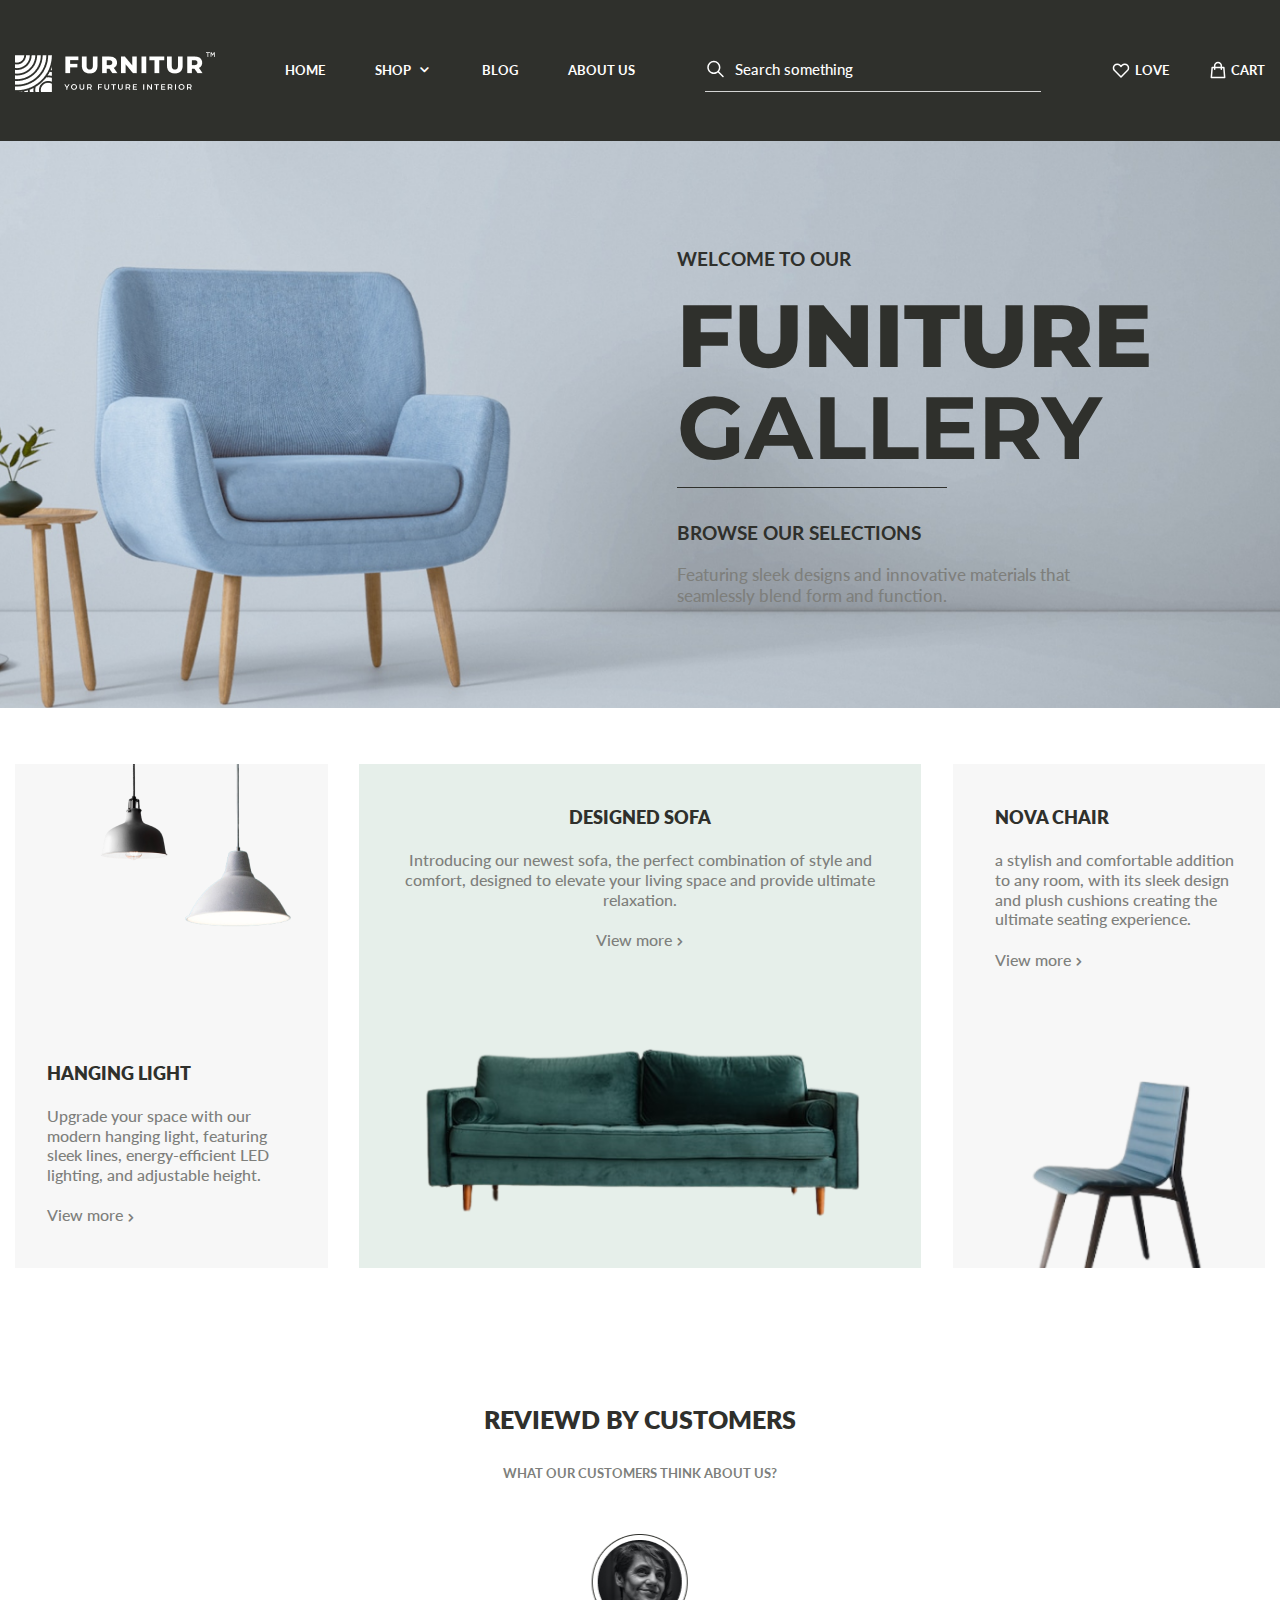
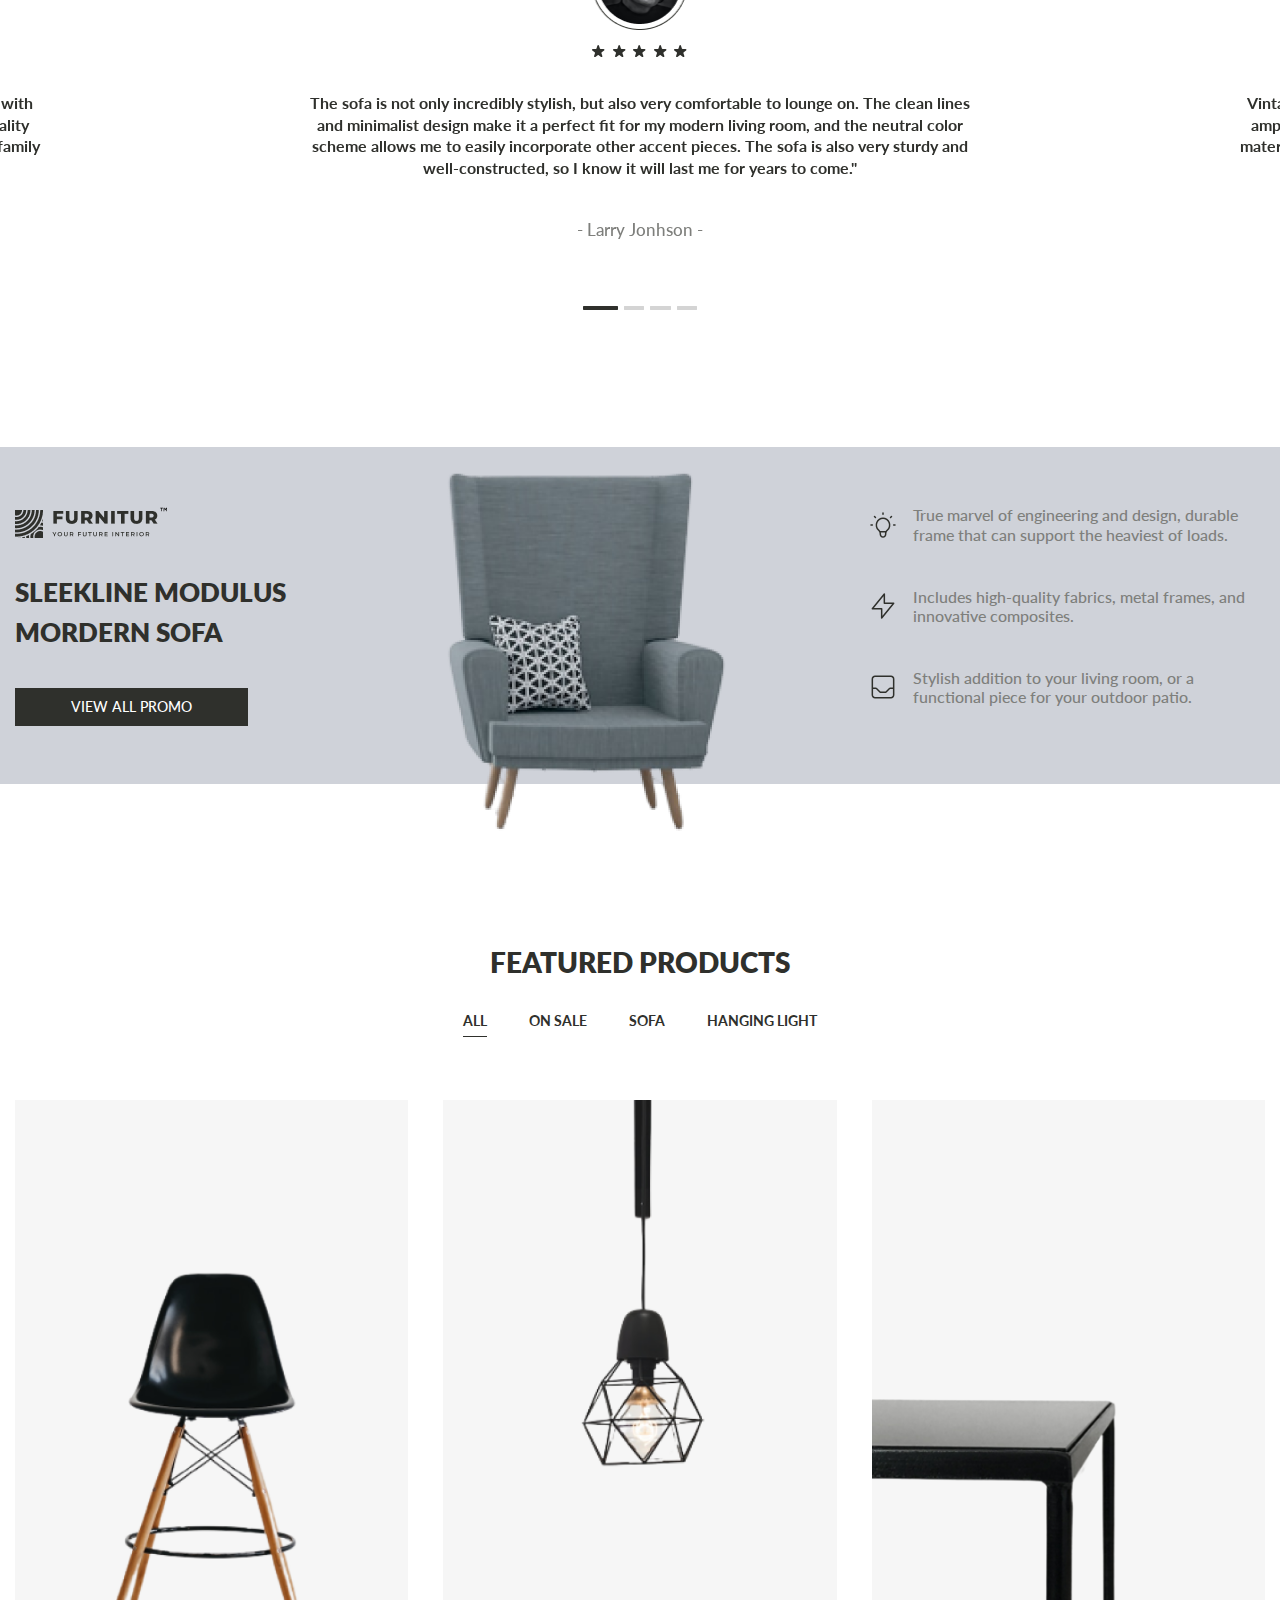
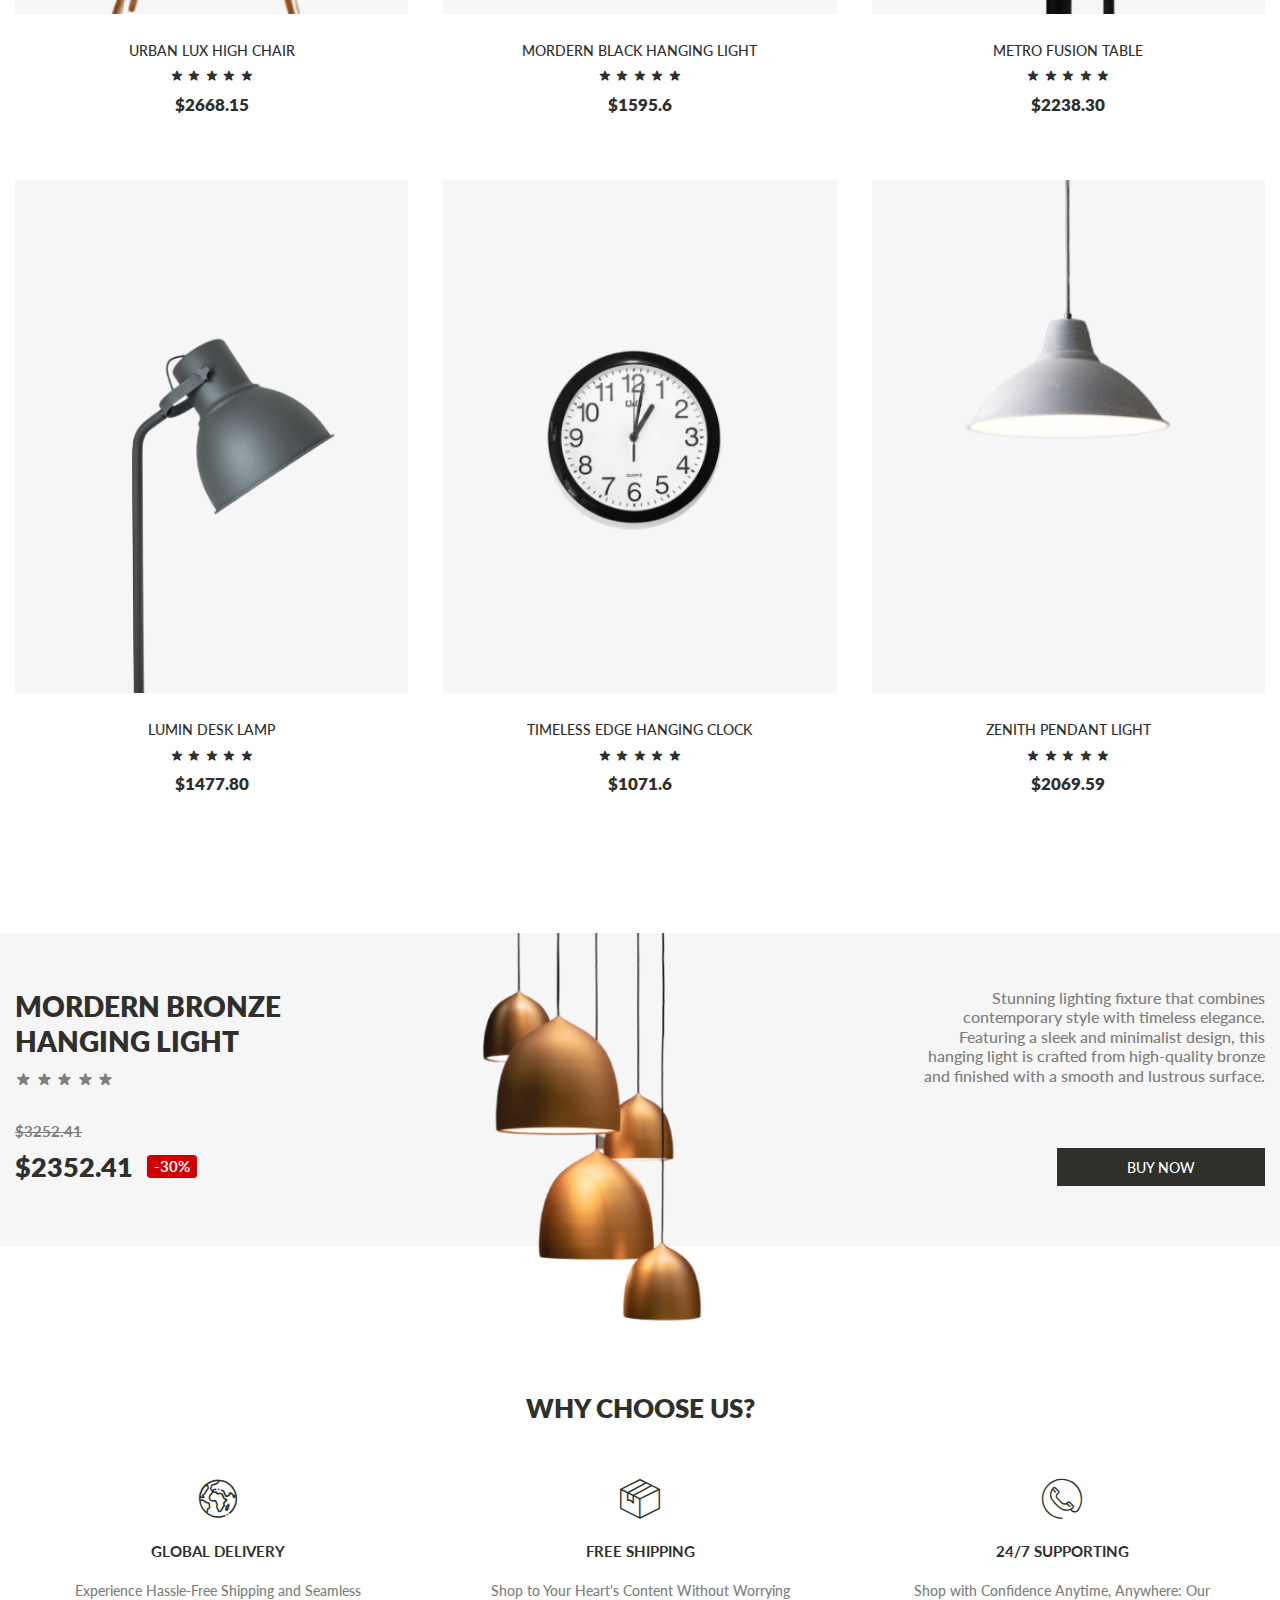
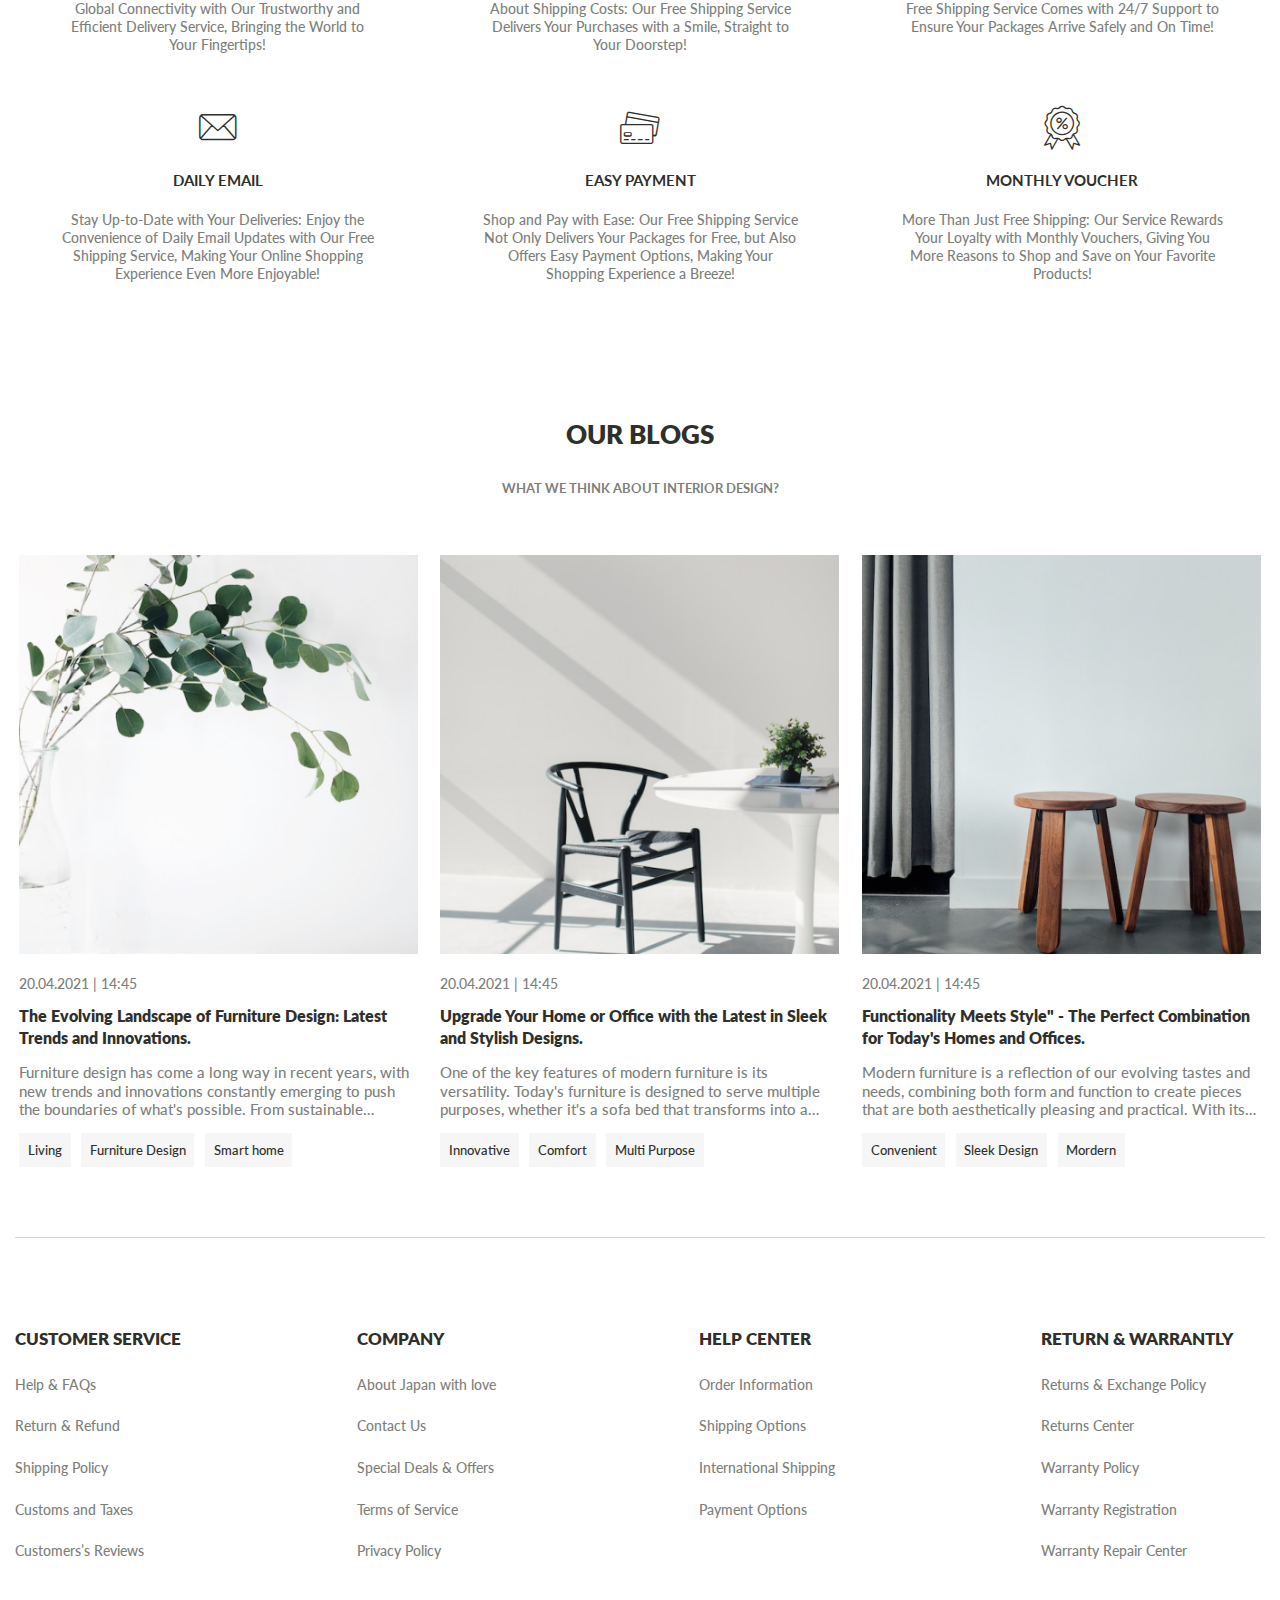
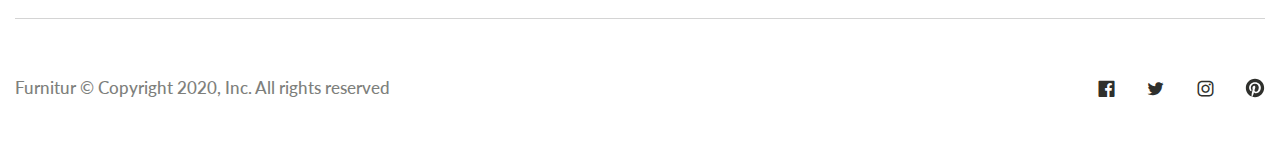
<file: furniture-layout/index.html>
<!DOCTYPE html>
<html lang="en">
  <head>
    <meta charset="UTF-8" />
    <meta name="viewport" content="width=device-width, initial-scale=1.0" />
    <link
      rel="stylesheet"
      href="https://cdn.jsdelivr.net/npm/swiper@9/swiper-bundle.min.css"
    />
    <link rel="stylesheet" href="./fonts/style.css" />
    <link rel="stylesheet" href="./scss/style.css" />
    <title>Furniture</title>
  </head>
  <body>
    <div class="wrapper">
      <header class="header" id="home">
        <div class="container">
          <div class="header__row">
            <div class="header__logo">
              <img src="./img/Logo.png" alt="logo" />
            </div>
            <nav class="navigation">
              <ul class="navigation__list navigation__list_home">
                <li><a href="#" class="navigation__link">HOME</a></li>
                <li class="spoiler">
                  <a
                    href="#home"
                    style="
                      display: flex;
                      align-items: center;
                      justify-content: center;
                    "
                    class="navigation__link"
                    >SHOP
                    <i
                      class="_icon-arrow-down iconca"
                      style="
                        transition: 0.3s;
                        padding-left: 5px;
                        font-size: 1.2rem;
                      "
                    ></i>
                  </a>
                  <ul class="spoiler__list">
                    <li><a href="#" class="spoiler__link first">Menu №1</a></li>
                    <li><a href="#" class="spoiler__link">Menu №2</a></li>
                    <li><a href="#" class="spoiler__link">Menu №3</a></li>
                    <li><a href="#" class="spoiler__link last">Menu №4</a></li>
                  </ul>
                </li>
                <li><a href="#blog" class="navigation__link">BLOG</a></li>
                <li><a href="#about" class="navigation__link">ABOUT US</a></li>
              </ul>

              <form action="" class="search adaptive">
                <div class="search__ico">
                  <svg
                    xmlns="http://www.w3.org/2000/svg"
                    width="21"
                    height="20"
                    viewBox="0 0 21 20"
                    fill="none"
                  >
                    <path
                      d="M18 17.5L13 12.5M14.6667 8.33333C14.6667 9.09938 14.5158 9.85792 14.2226 10.5657C13.9295 11.2734 13.4998 11.9164 12.9581 12.4581C12.4164 12.9998 11.7734 13.4295 11.0657 13.7226C10.3579 14.0158 9.59938 14.1667 8.83333 14.1667C8.06729 14.1667 7.30875 14.0158 6.60101 13.7226C5.89328 13.4295 5.25022 12.9998 4.70854 12.4581C4.16687 11.9164 3.73719 11.2734 3.44404 10.5657C3.15088 9.85792 3 9.09938 3 8.33333C3 6.78624 3.61458 5.30251 4.70854 4.20854C5.80251 3.11458 7.28624 2.5 8.83333 2.5C10.3804 2.5 11.8642 3.11458 12.9581 4.20854C14.0521 5.30251 14.6667 6.78624 14.6667 8.33333Z"
                      stroke="white"
                      stroke-width="1.5"
                      stroke-linecap="round"
                      stroke-linejoin="round"
                    />
                  </svg>
                </div>
                <input
                  type="text"
                  required
                  id="searchInput1"
                  class="search__input"
                />
                <label class="search__label">Search something</label>
              </form>
            </nav>
            <div class="search">
              <div class="search__ico">
                <svg
                  xmlns="http://www.w3.org/2000/svg"
                  width="21"
                  height="20"
                  viewBox="0 0 21 20"
                  fill="none"
                >
                  <path
                    d="M18 17.5L13 12.5M14.6667 8.33333C14.6667 9.09938 14.5158 9.85792 14.2226 10.5657C13.9295 11.2734 13.4998 11.9164 12.9581 12.4581C12.4164 12.9998 11.7734 13.4295 11.0657 13.7226C10.3579 14.0158 9.59938 14.1667 8.83333 14.1667C8.06729 14.1667 7.30875 14.0158 6.60101 13.7226C5.89328 13.4295 5.25022 12.9998 4.70854 12.4581C4.16687 11.9164 3.73719 11.2734 3.44404 10.5657C3.15088 9.85792 3 9.09938 3 8.33333C3 6.78624 3.61458 5.30251 4.70854 4.20854C5.80251 3.11458 7.28624 2.5 8.83333 2.5C10.3804 2.5 11.8642 3.11458 12.9581 4.20854C14.0521 5.30251 14.6667 6.78624 14.6667 8.33333Z"
                    stroke="white"
                    stroke-width="1.5"
                    stroke-linecap="round"
                    stroke-linejoin="round"
                  />
                </svg>
              </div>
              <input
                type="text"
                name="text"
                id="searchInput"
                required
                class="search__input"
              />
              <label class="search__label">Search something</label>
            </div>
            <div class="header__block">
              <div class="header__block_like">
                <div class="header__block_ico">
                  <svg
                    xmlns="http://www.w3.org/2000/svg"
                    width="20"
                    height="20"
                    viewBox="0 0 20 20"
                    fill="none"
                  >
                    <path
                      d="M2.78546 6.48195C2.97391 6.02698 3.25014 5.61358 3.59837 5.26536C3.94659 4.91713 4.35998 4.64091 4.81496 4.45245C5.26993 4.26399 5.75757 4.16699 6.25003 4.16699C6.74249 4.16699 7.23013 4.26399 7.68511 4.45245C8.14008 4.64091 8.55348 4.91713 8.9017 5.26536L10 6.36369L11.0984 5.26536C11.8016 4.56209 12.7555 4.167 13.75 4.167C14.7446 4.167 15.6984 4.56209 16.4017 5.26536C17.105 5.96862 17.5001 6.92246 17.5001 7.91703C17.5001 8.91159 17.105 9.86543 16.4017 10.5687L10 16.9704L3.59837 10.5687C3.25014 10.2205 2.97391 9.80707 2.78546 9.3521C2.597 8.89712 2.5 8.40949 2.5 7.91703C2.5 7.42456 2.597 6.93693 2.78546 6.48195Z"
                      stroke="white"
                      stroke-width="1.5"
                      stroke-linecap="round"
                      stroke-linejoin="round"
                    />
                  </svg>
                </div>
                <div class="header__block_text">LOVE</div>
              </div>
              <div class="header__block_like">
                <div class="header__block_ico">
                  <svg
                    xmlns="http://www.w3.org/2000/svg"
                    width="20"
                    height="20"
                    viewBox="0 0 20 20"
                    fill="none"
                  >
                    <path
                      d="M13.333 9.16667V5.83333C13.333 4.94928 12.9818 4.10143 12.3567 3.47631C11.7316 2.85119 10.8837 2.5 9.99967 2.5C9.11562 2.5 8.26777 2.85119 7.64265 3.47631C7.01753 4.10143 6.66634 4.94928 6.66634 5.83333V9.16667M4.16634 7.5H15.833L16.6663 17.5H3.33301L4.16634 7.5Z"
                      stroke="white"
                      stroke-width="1.5"
                      stroke-linecap="round"
                      stroke-linejoin="round"
                    />
                  </svg>
                </div>
                <div class="header__block_text">CART</div>
              </div>
            </div>
            <div class="header__burger"><span></span></div>
          </div>
        </div>
      </header>

      <main class="main">
        <section class="welcome">
          <div class="container">
            <div class="welcome__body">
              <div class="welcome__box">
                <h2 class="welcome__sabtitle">WELCOME TO OUR</h2>
                <div class="welcome__title">
                  <h1>
                    <span>FUNITURE</span><br />
                    GALLERY
                  </h1>
                  <div class="title-line"></div>
                </div>
                <h2 class="welcome__sabtitle">BROWSE OUR SELECTIONS</h2>
                <p class="welcome__text">
                  Featuring sleek designs and innovative materials that
                  seamlessly blend form and function.
                </p>
              </div>
            </div>
          </div>
        </section>

        <section class="started">
          <div class="container">
            <div class="started__body">
              <div class="started__box reverse">
                <div class="started__content">
                  <h1 class="started__title">HANGING LIGHT</h1>
                  <p class="started__text">
                    Upgrade your space with our modern hanging light, featuring
                    sleek lines, energy-efficient LED lighting, and adjustable
                    height.
                  </p>
                  <a href="#" class="started__link"
                    >View more <span class="_icon-arrow-right"></span
                  ></a>
                </div>
                <div class="started__img right">
                  <img src="./img/start1.png" alt="alt" />
                  <img src="./img/start2.png" alt="alt" />
                </div>
              </div>
              <div class="started__box big">
                <div class="started__content center">
                  <h1 class="started__title">DESIGNED SOFA</h1>
                  <p class="started__text">
                    Introducing our newest sofa, the perfect combination of
                    style and comfort, designed to elevate your living space and
                    provide ultimate relaxation.
                  </p>
                  <a href="#" class="started__link"
                    >View more <span class="_icon-arrow-right"></span
                  ></a>
                </div>
                <div class="started__img">
                  <img src="./img/start3.png" alt="alt" />
                </div>
              </div>
              <div class="started__box ok">
                <div class="started__content">
                  <h1 class="started__title">NOVA CHAIR</h1>
                  <p class="started__text">
                    a stylish and comfortable addition to any room, with its
                    sleek design and plush cushions creating the ultimate
                    seating experience.
                  </p>
                  <a href="#" class="started__link"
                    >View more <span class="_icon-arrow-right"></span
                  ></a>
                </div>
                <div class="started__img right">
                  <img src="./img/started4.png" alt="alt" />
                </div>
              </div>
            </div>
          </div>
        </section>

        <section class="review">
          <div class="container">
            <div class="review__body">
              <div class="review__block">
                <h1 class="review__title">REVIEWD BY CUSTOMERS</h1>
                <p class="review__text">WHAT OUR CUSTOMERS THINK ABOUT US?</p>
              </div>
              <div class="review__container swiper-container">
                <div class="review__wrapper swiper-wrapper">
                  <div class="slider-box swiper-slide">
                    <div class="slider-box__img">
                      <img src="./img/Avatar.png" alt="alt" />
                    </div>
                    <ul class="slider-box__list">
                      <li>
                        <a href="#" class="slider-box__link"
                          ><i class="_icon-star"></i
                        ></a>
                      </li>
                      <li>
                        <a href="#" class="slider-box__link"
                          ><i class="_icon-star"></i
                        ></a>
                      </li>
                      <li>
                        <a href="#" class="slider-box__link"
                          ><i class="_icon-star"></i
                        ></a>
                      </li>
                      <li>
                        <a href="#" class="slider-box__link"
                          ><i class="_icon-star"></i
                        ></a>
                      </li>
                      <li>
                        <a href="#" class="slider-box__link"
                          ><i class="_icon-star"></i
                        ></a>
                      </li>
                    </ul>
                    <p class="slider-box__text">
                      The sofa is not only incredibly stylish, but also very
                      comfortable to lounge on. The clean lines and minimalist
                      design make it a perfect fit for my modern living room,
                      and the neutral color scheme allows me to easily
                      incorporate other accent pieces. The sofa is also very
                      sturdy and well-constructed, so I know it will last me for
                      years to come."
                    </p>
                    <h2 class="slider-box__name">- Larry Jonhson -</h2>
                  </div>
                  <div class="slider-box swiper-slide">
                    <div class="slider-box__img">
                      <img src="./img/Avatar.png" alt="alt" />
                    </div>
                    <ul class="slider-box__list">
                      <li>
                        <a href="#" class="slider-box__link"
                          ><i class="_icon-star"></i
                        ></a>
                      </li>
                      <li>
                        <a href="#" class="slider-box__link"
                          ><i class="_icon-star"></i
                        ></a>
                      </li>
                      <li>
                        <a href="#" class="slider-box__link"
                          ><i class="_icon-star"></i
                        ></a>
                      </li>
                      <li>
                        <a href="#" class="slider-box__link"
                          ><i class="_icon-star"></i
                        ></a>
                      </li>
                      <li>
                        <a href="#" class="slider-box__link"
                          ><i class="_icon-star"></i
                        ></a>
                      </li>
                    </ul>
                    <p class="slider-box__text">
                      Vintage feel that is sure to impress your dinner guests.
                      The table is also very functional, with ample space for
                      family meals or entertaining. I appreciate the attention
                      to detail and quality materials used in its construction.
                      This is definitely a piece that will become a cherished
                      family heirloom."
                    </p>
                    <h2 class="slider-box__name">- Larry Jonhson -</h2>
                  </div>
                  <div class="slider-box swiper-slide">
                    <div class="slider-box__img">
                      <img src="./img/Avatar.png" alt="alt" />
                    </div>
                    <ul class="slider-box__list">
                      <li>
                        <a href="#" class="slider-box__link"
                          ><i class="_icon-star"></i
                        ></a>
                      </li>
                      <li>
                        <a href="#" class="slider-box__link"
                          ><i class="_icon-star"></i
                        ></a>
                      </li>
                      <li>
                        <a href="#" class="slider-box__link"
                          ><i class="_icon-star"></i
                        ></a>
                      </li>
                      <li>
                        <a href="#" class="slider-box__link"
                          ><i class="_icon-star"></i
                        ></a>
                      </li>
                      <li>
                        <a href="#" class="slider-box__link"
                          ><i class="_icon-star"></i
                        ></a>
                      </li>
                    </ul>
                    <p class="slider-box__text">
                      The sofa is not only incredibly stylish, but also very
                      comfortable to lounge on. The clean lines and minimalist
                      design make it a perfect fit for my modern living room,
                      and the neutral color scheme allows me to easily
                      incorporate other accent pieces. The sofa is also very
                      sturdy and well-constructed, so I know it will last me for
                      years to come."
                    </p>
                    <h2 class="slider-box__name">- Larry Jonhson -</h2>
                  </div>
                  <div class="slider-box swiper-slide">
                    <div class="slider-box__img">
                      <img src="./img/Avatar.png" alt="alt" />
                    </div>
                    <ul class="slider-box__list">
                      <li>
                        <a href="#" class="slider-box__link"
                          ><i class="_icon-star"></i
                        ></a>
                      </li>
                      <li>
                        <a href="#" class="slider-box__link"
                          ><i class="_icon-star"></i
                        ></a>
                      </li>
                      <li>
                        <a href="#" class="slider-box__link"
                          ><i class="_icon-star"></i
                        ></a>
                      </li>
                      <li>
                        <a href="#" class="slider-box__link"
                          ><i class="_icon-star"></i
                        ></a>
                      </li>
                      <li>
                        <a href="#" class="slider-box__link"
                          ><i class="_icon-star"></i
                        ></a>
                      </li>
                    </ul>
                    <p class="slider-box__text">
                      Vintage feel that is sure to impress your dinner guests.
                      The table is also very functional, with ample space for
                      family meals or entertaining. I appreciate the attention
                      to detail and quality materials used in its construction.
                      This is definitely a piece that will become a cherished
                      family heirloom.
                    </p>
                    <h2 class="slider-box__name">- Larry Jonhson -</h2>
                  </div>
                </div>
                <div class="swiper-pagination"></div>
              </div>
            </div>
          </div>
        </section>

        <section class="promo">
          <div class="container">
            <div class="promo__body">
              <div class="module">
                <div class="module__logo">
                  <img src="./img/Module-logo.png" alt="logo" />
                </div>
                <h1 class="module__title">SLEEKLINE MODULUS MORDERN SOFA</h1>
                <a class="module__link main-link" href="./catalog.html"
                  >VIEW ALL PROMO
                  <span>
                    <svg
                      xmlns="http://www.w3.org/2000/svg"
                      width="26"
                      height="25"
                      viewBox="0 0 21 20"
                      fill="none"
                    >
                      <path
                        d="M10.5 5V10M10.5 10V15M10.5 10H15.5M10.5 10H5.5"
                        stroke="white"
                        stroke-width="1.5"
                        stroke-linecap="round"
                        stroke-linejoin="round"
                      />
                    </svg>
                  </span>
                </a>
              </div>
              <div class="promo__img">
                <img src="./img/promo-img.png" alt="alt" />
              </div>
              <div class="privilege">
                <div class="privilege__box">
                  <div class="privilege__ico">
                    <svg
                      xmlns="http://www.w3.org/2000/svg"
                      width="32"
                      height="32"
                      viewBox="0 0 32 32"
                      fill="none"
                    >
                      <path
                        d="M12.884 22.6667H19.1147M16 4V5.33333M24.4853 7.51467L23.5427 8.45733M28 16H26.6667M5.33333 16H4M8.45733 8.45733L7.51467 7.51467M11.2853 20.7147C10.3532 19.7822 9.7184 18.5944 9.4613 17.3012C9.20421 16.008 9.33634 14.6677 9.84097 13.4496C10.3456 12.2315 11.2001 11.1905 12.2964 10.458C13.3927 9.72553 14.6815 9.33458 16 9.33458C17.3185 9.33458 18.6073 9.72553 19.7036 10.458C20.7999 11.1905 21.6544 12.2315 22.159 13.4496C22.6637 14.6677 22.7958 16.008 22.5387 17.3012C22.2816 18.5944 21.6468 19.7822 20.7147 20.7147L19.984 21.444C19.5663 21.8618 19.2349 22.3578 19.0089 22.9036C18.7829 23.4495 18.6666 24.0345 18.6667 24.6253V25.3333C18.6667 26.0406 18.3857 26.7189 17.8856 27.219C17.3855 27.719 16.7072 28 16 28C15.2928 28 14.6145 27.719 14.1144 27.219C13.6143 26.7189 13.3333 26.0406 13.3333 25.3333V24.6253C13.3333 23.432 12.8587 22.2867 12.016 21.444L11.2853 20.7147Z"
                        stroke="#2F302C"
                        stroke-width="1.5"
                        stroke-linecap="round"
                        stroke-linejoin="round"
                      />
                    </svg>
                  </div>
                  <p class="privilege__text">
                    True marvel of engineering and design, durable frame that
                    can support the heaviest of loads.
                  </p>
                </div>

                <div class="privilege__box">
                  <div class="privilege__ico">
                    <svg
                      xmlns="http://www.w3.org/2000/svg"
                      width="32"
                      height="32"
                      viewBox="0 0 32 32"
                      fill="none"
                    >
                      <path
                        d="M17.333 4V13.3333H26.6663L14.6663 28V18.6667H5.33301L17.333 4Z"
                        stroke="#2F302C"
                        stroke-width="1.5"
                        stroke-linecap="round"
                        stroke-linejoin="round"
                      />
                    </svg>
                  </div>
                  <p class="privilege__text">
                    Includes high-quality fabrics, metal frames, and innovative
                    composites.
                  </p>
                </div>

                <div class="privilege__box">
                  <div class="privilege__ico">
                    <svg
                      xmlns="http://www.w3.org/2000/svg"
                      width="32"
                      height="32"
                      viewBox="0 0 32 32"
                      fill="none"
                    >
                      <path
                        d="M26.6663 17.333V7.99967C26.6663 7.29243 26.3854 6.61415 25.8853 6.11406C25.3852 5.61396 24.7069 5.33301 23.9997 5.33301H7.99967C7.29243 5.33301 6.61415 5.61396 6.11406 6.11406C5.61396 6.61415 5.33301 7.29243 5.33301 7.99967V17.333M26.6663 17.333V23.9997C26.6663 24.7069 26.3854 25.3852 25.8853 25.8853C25.3852 26.3854 24.7069 26.6663 23.9997 26.6663H7.99967C7.29243 26.6663 6.61415 26.3854 6.11406 25.8853C5.61396 25.3852 5.33301 24.7069 5.33301 23.9997V17.333M26.6663 17.333H23.2183C22.8647 17.3331 22.5257 17.4736 22.2757 17.7237L19.057 20.9423C18.807 21.1924 18.4679 21.3329 18.1143 21.333H13.885C13.5314 21.3329 13.1923 21.1924 12.9423 20.9423L9.72367 17.7237C9.47368 17.4736 9.1346 17.3331 8.78101 17.333H5.33301"
                        stroke="#2F302C"
                        stroke-width="1.5"
                        stroke-linecap="round"
                        stroke-linejoin="round"
                      />
                    </svg>
                  </div>
                  <p class="privilege__text">
                    Stylish addition to your living room, or a functional piece
                    for your outdoor patio.
                  </p>
                </div>
              </div>
            </div>
          </div>
        </section>

        <section class="filter">
          <div class="container">
            <div class="filter__body">
              <h1 class="filter__title">FEATURED PRODUCTS</h1>
              <ul class="filter__list">
                <li data-f="all" class="filter__item active">ALL</li>
                <li data-f="onSale" class="filter__item">ON SALE</li>
                <li data-f="sofa" class="filter__item">SOFA</li>
                <li data-f="hangingLight" class="filter__item">
                  HANGING LIGHT
                </li>
              </ul>
              <div class="filter__content">
                <div data-id="1" class="card sofa">
                  <div class="card__img">
                    <a data-product href="productCard.html?productId=1"
                      ><img src="./img/fil1.png" alt="img"
                    /></a>
                  </div>
                  <div class="card__box">
                    <h1 class="card__title">
                      <a data-product href="productCard.html?productId=1"
                        >URBAN LUX HIGH CHAIR</a
                      >
                    </h1>
                    <ul class="card__list">
                      <li class="card__item _icon-star"></li>
                      <li class="card__item _icon-star"></li>
                      <li class="card__item _icon-star"></li>
                      <li class="card__item _icon-star"></li>
                      <li class="card__item _icon-star"></li>
                    </ul>
                    <div class="card__price">
                      <a data-product href="productCard.html?productId=1"
                        >$2668.15</a
                      >
                    </div>
                  </div>
                </div>
                <div data-id="2" class="card hangingLight">
                  <div class="card__img">
                    <a data-product href="productCard.html?productId=2"
                      ><img src="./img/fil2.png" alt="img"
                    /></a>
                  </div>
                  <div class="card__box">
                    <h1 class="card__title">
                      <a data-product href="productCard.html?productId=2"
                        >MORDERN BLACK HANGING LIGHT</a
                      >
                    </h1>
                    <ul class="card__list">
                      <li class="card__item _icon-star"></li>
                      <li class="card__item _icon-star"></li>
                      <li class="card__item _icon-star"></li>
                      <li class="card__item _icon-star"></li>
                      <li class="card__item _icon-star"></li>
                    </ul>
                    <div class="card__price">
                      <a data-product href="productCard.html?productId=2"
                        >$1595.6</a
                      >
                    </div>
                  </div>
                </div>
                <div data-id="3" class="card sofa">
                  <div class="card__img">
                    <a data-product href="productCard.html?productId=3"
                      ><img src="./img/fil3.png" alt="img"
                    /></a>
                  </div>
                  <div class="card__box">
                    <h1 class="card__title">
                      <a data-product href="productCard.html?productId=3"
                        >METRO FUSION TABLE</a
                      >
                    </h1>
                    <ul class="card__list">
                      <li class="card__item _icon-star"></li>
                      <li class="card__item _icon-star"></li>
                      <li class="card__item _icon-star"></li>
                      <li class="card__item _icon-star"></li>
                      <li class="card__item _icon-star"></li>
                    </ul>
                    <div class="card__price">
                      <a data-product href="productCard.html?productId=3"
                        >$2238.30</a
                      >
                    </div>
                  </div>
                </div>
                <div data-id="4" class="card hangingLight">
                  <a
                    data-product
                    href="productCard.html?productId=4"
                    class="card__img"
                  >
                    <img src="./img/fil4.png" alt="img" />
                  </a>
                  <div class="card__box">
                    <a
                      data-product
                      href="productCard.html?productId=4"
                      class="card__title"
                      >LUMIN DESK LAMP</a
                    >
                    <ul class="card__list">
                      <li class="card__item _icon-star"></li>
                      <li class="card__item _icon-star"></li>
                      <li class="card__item _icon-star"></li>
                      <li class="card__item _icon-star"></li>
                      <li class="card__item _icon-star"></li>
                    </ul>
                    <div class="card__price">
                      <a data-product href="productCard.html?productId=4"
                        >$1477.80</a
                      >
                    </div>
                  </div>
                </div>
                <div data-id="5" class="card onSale">
                  <div class="card__img">
                    <a data-product href="productCard.html?productId=5"
                      ><img src="./img/fil5.png" alt="img"
                    /></a>
                  </div>
                  <div class="card__box">
                    <h1 class="card__title">
                      <a data-product href="productCard.html?productId=5"
                        >TIMELESS EDGE HANGING CLOCK</a
                      >
                    </h1>
                    <ul class="card__list">
                      <li class="card__item _icon-star"></li>
                      <li class="card__item _icon-star"></li>
                      <li class="card__item _icon-star"></li>
                      <li class="card__item _icon-star"></li>
                      <li class="card__item _icon-star"></li>
                    </ul>
                    <div class="card__price">
                      <a data-product href="productCard.html?productId=5"
                        >$1071.6</a
                      >
                    </div>
                  </div>
                </div>
                <div data-id="6" class="card hangingLight">
                  <div class="card__img">
                    <a data-product href="productCard.html?productId=6"
                      ><img src="./img/fil6.png" alt="img"
                    /></a>
                  </div>
                  <div class="card__box">
                    <h1 class="card__title">
                      <a data-product href="productCard.html?productId=6"
                        >ZENITH PENDANT LIGHT</a
                      >
                    </h1>
                    <ul class="card__list">
                      <li class="card__item _icon-star"></li>
                      <li class="card__item _icon-star"></li>
                      <li class="card__item _icon-star"></li>
                      <li class="card__item _icon-star"></li>
                      <li class="card__item _icon-star"></li>
                    </ul>
                    <div class="card__price">
                      <a data-product href="productCard.html?productId=6"
                        >$2069.59</a
                      >
                    </div>
                  </div>
                </div>
              </div>
            </div>
          </div>
        </section>

        <section class="sale">
          <div class="container">
            <div class="sale__body">
              <div class="mordern">
                <h1 class="mordern__title">MORDERN BRONZE HANGING LIGHT</h1>
                <ul class="mordern__list">
                  <li class="_icon-star"></li>
                  <li class="_icon-star"></li>
                  <li class="_icon-star"></li>
                  <li class="_icon-star"></li>
                  <li class="_icon-star"></li>
                </ul>
                <div class="mordern__price">
                  <p class="mordern__prev"><s>$3252.41</s></p>
                  <div class="mordern__box">
                    <h2 class="mordern__new">$2352.41</h2>
                    <p class="mordern__minus">-30%</p>
                  </div>
                </div>
              </div>
              <div class="sale__img">
                <img src="./img/sale-img.png" alt="alt" />
              </div>
              <div class="buy">
                <p class="buy__text">
                  Stunning lighting fixture that combines contemporary style
                  with timeless elegance. Featuring a sleek and minimalist
                  design, this hanging light is crafted from high-quality bronze
                  and finished with a smooth and lustrous surface.
                </p>
                <a href="./catalog.html" class="buy__link main-link">
                  BUY NOW
                  <span>
                    <svg
                      xmlns="http://www.w3.org/2000/svg"
                      width="26"
                      height="25"
                      viewBox="0 0 21 20"
                      fill="none"
                    >
                      <path
                        d="M10.5 5V10M10.5 10V15M10.5 10H15.5M10.5 10H5.5"
                        stroke="white"
                        stroke-width="1.5"
                        stroke-linecap="round"
                        stroke-linejoin="round"
                      />
                    </svg>
                  </span>
                </a>
              </div>
            </div>
          </div>
        </section>

        <section class="choose" id="about">
          <div class="container">
            <div class="choose__body">
              <h1 class="choose__title">WHY CHOOSE US?</h1>
              <div class="choose__content">
                <div class="choose__box">
                  <div class="choose__box_ico _icon-choose1"></div>
                  <h1 class="choose__box_title">GLOBAL DELIVERY</h1>
                  <p class="choose__box_text">
                    Experience Hassle-Free Shipping and Seamless Global
                    Connectivity with Our Trustworthy and Efficient Delivery
                    Service, Bringing the World to Your Fingertips!
                  </p>
                </div>
                <div class="choose__box">
                  <div class="choose__box_ico _icon-choose2"></div>
                  <h1 class="choose__box_title">FREE SHIPPING</h1>
                  <p class="choose__box_text">
                    Shop to Your Heart's Content Without Worrying About Shipping
                    Costs: Our Free Shipping Service Delivers Your Purchases
                    with a Smile, Straight to Your Doorstep!
                  </p>
                </div>
                <div class="choose__box">
                  <div class="choose__box_ico _icon-choose3"></div>
                  <h1 class="choose__box_title">24/7 SUPPORTING</h1>
                  <p class="choose__box_text">
                    Shop with Confidence Anytime, Anywhere: Our Free Shipping
                    Service Comes with 24/7 Support to Ensure Your Packages
                    Arrive Safely and On Time!
                  </p>
                </div>
                <div class="choose__box">
                  <div class="choose__box_ico _icon-choose4"></div>
                  <h1 class="choose__box_title">DAILY EMAIL</h1>
                  <p class="choose__box_text">
                    Stay Up-to-Date with Your Deliveries: Enjoy the Convenience
                    of Daily Email Updates with Our Free Shipping Service,
                    Making Your Online Shopping Experience Even More Enjoyable!
                  </p>
                </div>
                <div class="choose__box">
                  <div class="choose__box_ico _icon-choose5"></div>
                  <h1 class="choose__box_title">EASY PAYMENT</h1>
                  <p class="choose__box_text">
                    Shop and Pay with Ease: Our Free Shipping Service Not Only
                    Delivers Your Packages for Free, but Also Offers Easy
                    Payment Options, Making Your Shopping Experience a Breeze!
                  </p>
                </div>
                <div class="choose__box">
                  <div class="choose__box_ico _icon-choose6"></div>
                  <h1 class="choose__box_title">MONTHLY VOUCHER</h1>
                  <p class="choose__box_text">
                    More Than Just Free Shipping: Our Service Rewards Your
                    Loyalty with Monthly Vouchers, Giving You More Reasons to
                    Shop and Save on Your Favorite Products!
                  </p>
                </div>
              </div>
            </div>
          </div>
        </section>

        <section class="blog" id="blog">
          <div class="container">
            <div class="blog__body">
              <div class="blog__texts">
                <h1>OUR BLOGS</h1>
                <p>WHAT WE THINK ABOUT INTERIOR DESIGN?</p>
              </div>
              <div class="blog__content">
                <div class="blog__card">
                  <div class="blog__card_img">
                    <img src="./img/blog1.png" alt="alt" />
                  </div>
                  <div class="blog__card_texts">
                    <p class="blog__card_date">20.04.2021 | 14:45</p>
                    <h1 class="blog__card_title">
                      The Evolving Landscape of Furniture Design: Latest Trends
                      and Innovations.
                    </h1>
                    <p class="blog__card_text">
                      Furniture design has come a long way in recent years, with
                      new trends and innovations constantly emerging to push the
                      boundaries of what's possible. From sustainable materials
                      to smart home technology, there are many exciting
                      developments that are changing the face of modern
                      furniture.
                    </p>
                    <div class="blog__card_box">
                      <p class="blog__card_about">Living</p>
                      <p class="blog__card_about">Furniture Design</p>
                      <p class="blog__card_about">Smart home</p>
                    </div>
                  </div>
                </div>
                <div class="blog__card">
                  <div class="blog__card_img">
                    <img src="./img/blog2.png" alt="alt" />
                  </div>
                  <div class="blog__card_texts">
                    <p class="blog__card_date">20.04.2021 | 14:45</p>
                    <h1 class="blog__card_title">
                      Upgrade Your Home or Office with the Latest in Sleek and
                      Stylish Designs.
                    </h1>
                    <p class="blog__card_text">
                      One of the key features of modern furniture is its
                      versatility. Today's furniture is designed to serve
                      multiple purposes, whether it's a sofa bed that transforms
                      into a comfortable sleeping space, or a coffee table that
                      doubles as a storage unit. Modern furniture is also built
                      with convenience in mind, with many pieces featuring
                      easy-to-use mechanisms, such as adjustable
                    </p>
                    <div class="blog__card_box">
                      <p class="blog__card_about">Innovative</p>
                      <p class="blog__card_about">Comfort</p>
                      <p class="blog__card_about">Multi Purpose</p>
                    </div>
                  </div>
                </div>
                <div class="blog__card">
                  <div class="blog__card_img">
                    <img src="./img/blog3.png" alt="alt" />
                  </div>
                  <div class="blog__card_texts">
                    <p class="blog__card_date">20.04.2021 | 14:45</p>
                    <h1 class="blog__card_title">
                      Functionality Meets Style" - The Perfect Combination for
                      Today's Homes and Offices.
                    </h1>
                    <p class="blog__card_text">
                      Modern furniture is a reflection of our evolving tastes
                      and needs, combining both form and function to create
                      pieces that are both aesthetically pleasing and practical.
                      With its sleek designs and versatile features, modern
                      furniture has become a popular choice for homes and
                      offices alike.
                    </p>
                    <div class="blog__card_box">
                      <p class="blog__card_about">Convenient</p>
                      <p class="blog__card_about">Sleek Design</p>
                      <p class="blog__card_about">Mordern</p>
                    </div>
                  </div>
                </div>
              </div>
            </div>
          </div>
        </section>
      </main>

      <footer class="footer">
        <div class="container">
          <div class="footer__body">
            <div data-spollers="710,max" class="footer__content">
              <div class="footer__block">
                <button
                  tabindex="-1"
                  data-spoller
                  class="footer__button"
                  type="button"
                >
                  CUSTOMER SERVICE
                </button>
                <div>
                  <ul class="footer__block_list">
                    <li>
                      <a href="#" class="footer__block_link">Help & FAQs</a>
                    </li>
                    <li>
                      <a href="#" class="footer__block_link">Return & Refund</a>
                    </li>
                    <li>
                      <a href="#" class="footer__block_link">Shipping Policy</a>
                    </li>
                    <li>
                      <a href="#" class="footer__block_link"
                        >Customs and Taxes</a
                      >
                    </li>
                    <li>
                      <a href="#" class="footer__block_link"
                        >Customers’s Reviews</a
                      >
                    </li>
                  </ul>
                </div>
              </div>
              <div class="footer__block">
                <button
                  tabindex="-1"
                  data-spoller
                  class="footer__button"
                  type="button"
                >
                  COMPANY
                </button>
                <div>
                  <ul class="footer__block_list">
                    <li>
                      <a href="#" class="footer__block_link"
                        >About Japan with love</a
                      >
                    </li>
                    <li>
                      <a href="#" class="footer__block_link">Contact Us</a>
                    </li>
                    <li>
                      <a href="#" class="footer__block_link"
                        >Special Deals & Offers</a
                      >
                    </li>
                    <li>
                      <a href="#" class="footer__block_link"
                        >Terms of Service</a
                      >
                    </li>
                    <li>
                      <a href="#" class="footer__block_link">Privacy Policy</a>
                    </li>
                  </ul>
                </div>
              </div>
              <div class="footer__block">
                <button
                  tabindex="-1"
                  data-spoller
                  class="footer__button"
                  type="button"
                >
                  HELP CENTER
                </button>
                <div>
                  <ul class="footer__block_list">
                    <li>
                      <a href="#" class="footer__block_link"
                        >Order Information</a
                      >
                    </li>
                    <li>
                      <a href="#" class="footer__block_link"
                        >Shipping Options</a
                      >
                    </li>
                    <li>
                      <a href="#" class="footer__block_link"
                        >International Shipping</a
                      >
                    </li>
                    <li>
                      <a href="#" class="footer__block_link">Payment Options</a>
                    </li>
                  </ul>
                </div>
              </div>
              <div class="footer__block">
                <button
                  tabindex="-1"
                  data-spoller
                  class="footer__button"
                  type="button"
                >
                  RETURN & WARRANTLY
                </button>
                <div>
                  <ul class="footer__block_list">
                    <li>
                      <a href="#" class="footer__block_link"
                        >Returns & Exchange Policy</a
                      >
                    </li>
                    <li>
                      <a href="#" class="footer__block_link">Returns Center</a>
                    </li>
                    <li>
                      <a href="#" class="footer__block_link">Warranty Policy</a>
                    </li>
                    <li>
                      <a href="#" class="footer__block_link"
                        >Warranty Registration</a
                      >
                    </li>
                    <li>
                      <a href="#" class="footer__block_link"
                        >Warranty Repair Center</a
                      >
                    </li>
                  </ul>
                </div>
              </div>
            </div>
            <div class="footer__bottom">
              <p class="footer__bottom_text">
                Furnitur © Copyright 2020, Inc. All rights reserved
              </p>
              <div class="footer__bottom_icon">
                <a href="#" class="footer__bottom_ico _icon-footer1"></a>
                <a href="#" class="footer__bottom_ico _icon-footer2"></a>
                <a href="#" class="footer__bottom_ico _icon-footer3"></a>
                <a href="#" class="footer__bottom_ico">
                  <svg
                    xmlns="http://www.w3.org/2000/svg"
                    width="20"
                    height="20"
                    viewBox="0 0 20 20"
                    fill="none"
                  >
                    <g clip-path="url(#clip0_844_503)">
                      <path
                        d="M9.99968 19.1522C15.0623 19.1522 19.1663 15.0516 19.1663 9.99311C19.1663 4.93467 15.0623 0.833984 9.99968 0.833984C4.93706 0.833984 0.833008 4.93467 0.833008 9.99311C0.833008 15.0516 4.93706 19.1522 9.99968 19.1522Z"
                        fill="white"
                      />
                      <path
                        class="path1"
                        d="M9.99967 0.833984C4.93726 0.833984 0.833008 4.93486 0.833008 9.99311C0.833008 13.8754 3.24727 17.1923 6.65742 18.5266C6.57443 17.8029 6.50653 16.6872 6.6876 15.8957C6.85358 15.1795 7.75893 11.3425 7.75893 11.3425C7.75893 11.3425 7.48733 10.7922 7.48733 9.98557C7.48733 8.71159 8.2267 7.76175 9.14714 7.76175C9.93177 7.76175 10.309 8.34975 10.309 9.05082C10.309 9.83481 9.81106 11.0108 9.547 12.1039C9.32821 13.016 10.0072 13.7623 10.905 13.7623C12.5347 13.7623 13.7871 12.0436 13.7871 9.57096C13.7871 7.3773 12.2102 5.84701 9.95441 5.84701C7.34398 5.84701 5.81243 7.79945 5.81243 9.81973C5.81243 10.6037 6.11421 11.448 6.49144 11.9079C6.56689 11.9983 6.57443 12.0812 6.5518 12.1717C6.4839 12.4582 6.32546 13.0838 6.29529 13.212C6.25756 13.3778 6.15948 13.4155 5.98596 13.3326C4.83918 12.7974 4.12245 11.1314 4.12245 9.78204C4.12245 6.89484 6.21984 4.24133 10.1807 4.24133C13.357 4.24133 15.8316 6.50284 15.8316 9.53327C15.8316 12.6919 13.8399 15.2323 11.0785 15.2323C10.1506 15.2323 9.27539 14.7498 8.98116 14.1769C8.98116 14.1769 8.52094 15.9258 8.40777 16.3555C8.20406 17.1546 7.64577 18.1496 7.26854 18.7602C8.12862 19.0241 9.03397 19.1673 9.98459 19.1673C15.047 19.1673 19.1513 15.0664 19.1513 10.0082C19.1663 4.93486 15.0621 0.833984 9.99967 0.833984Z"
                        fill="#2F302C"
                      />
                    </g>
                    <defs>
                      <clipPath id="clip0_844_503">
                        <rect width="20" height="20" fill="white" />
                      </clipPath>
                    </defs>
                  </svg>
                </a>
              </div>
            </div>
          </div>
        </div>
      </footer>

      <div class="follow" id="love">
        <div class="follow__area"></div>
        <div class="follow__body">
          <div class="follow__content">
            <div data-id="" class="follow__wrapper"></div>
            <div data-cart-empty class="follow__empty">
              <h1 class="follow__empty_title">
                ☹ Схоже що ви ще не вподобали ні одного товару
              </h1>
              <p class="follow__empty_text">
                Для того щоб розглянути каталог товарів перейдіть по силці =>
                <a href="./catalog.html">Catalog</a>
              </p>
            </div>
            <div class="follow__close"></div>
          </div>
        </div>
      </div>
    </div>

    <script src="https://cdn.jsdelivr.net/npm/swiper@9/swiper-bundle.min.js"></script>
    <script src="./fonts/demo-files/demo.js"></script>
    <script src="./js/adaptiveSpoller.js"></script>
    <script src="./js/someSlider.js"></script>
    <script src="./js/filter.js"></script>
    <script src="./js/script.js"></script>
    <script>
      document
        .getElementById("searchInput1")
        .addEventListener("keyup", function (event) {
          if (event.key === "Enter") {
            var searchText = this.value;
            sessionStorage.setItem("searchText", searchText);
            window.location.href = "catalog.html";
          }
        });
      document
        .getElementById("searchInput")
        .addEventListener("keyup", function (event) {
          if (event.key === "Enter") {
            var searchText = this.value;
            sessionStorage.setItem("searchText", searchText);
            window.location.href = "catalog.html";
          }
        });
    </script>
  </body>
</html>
</file>
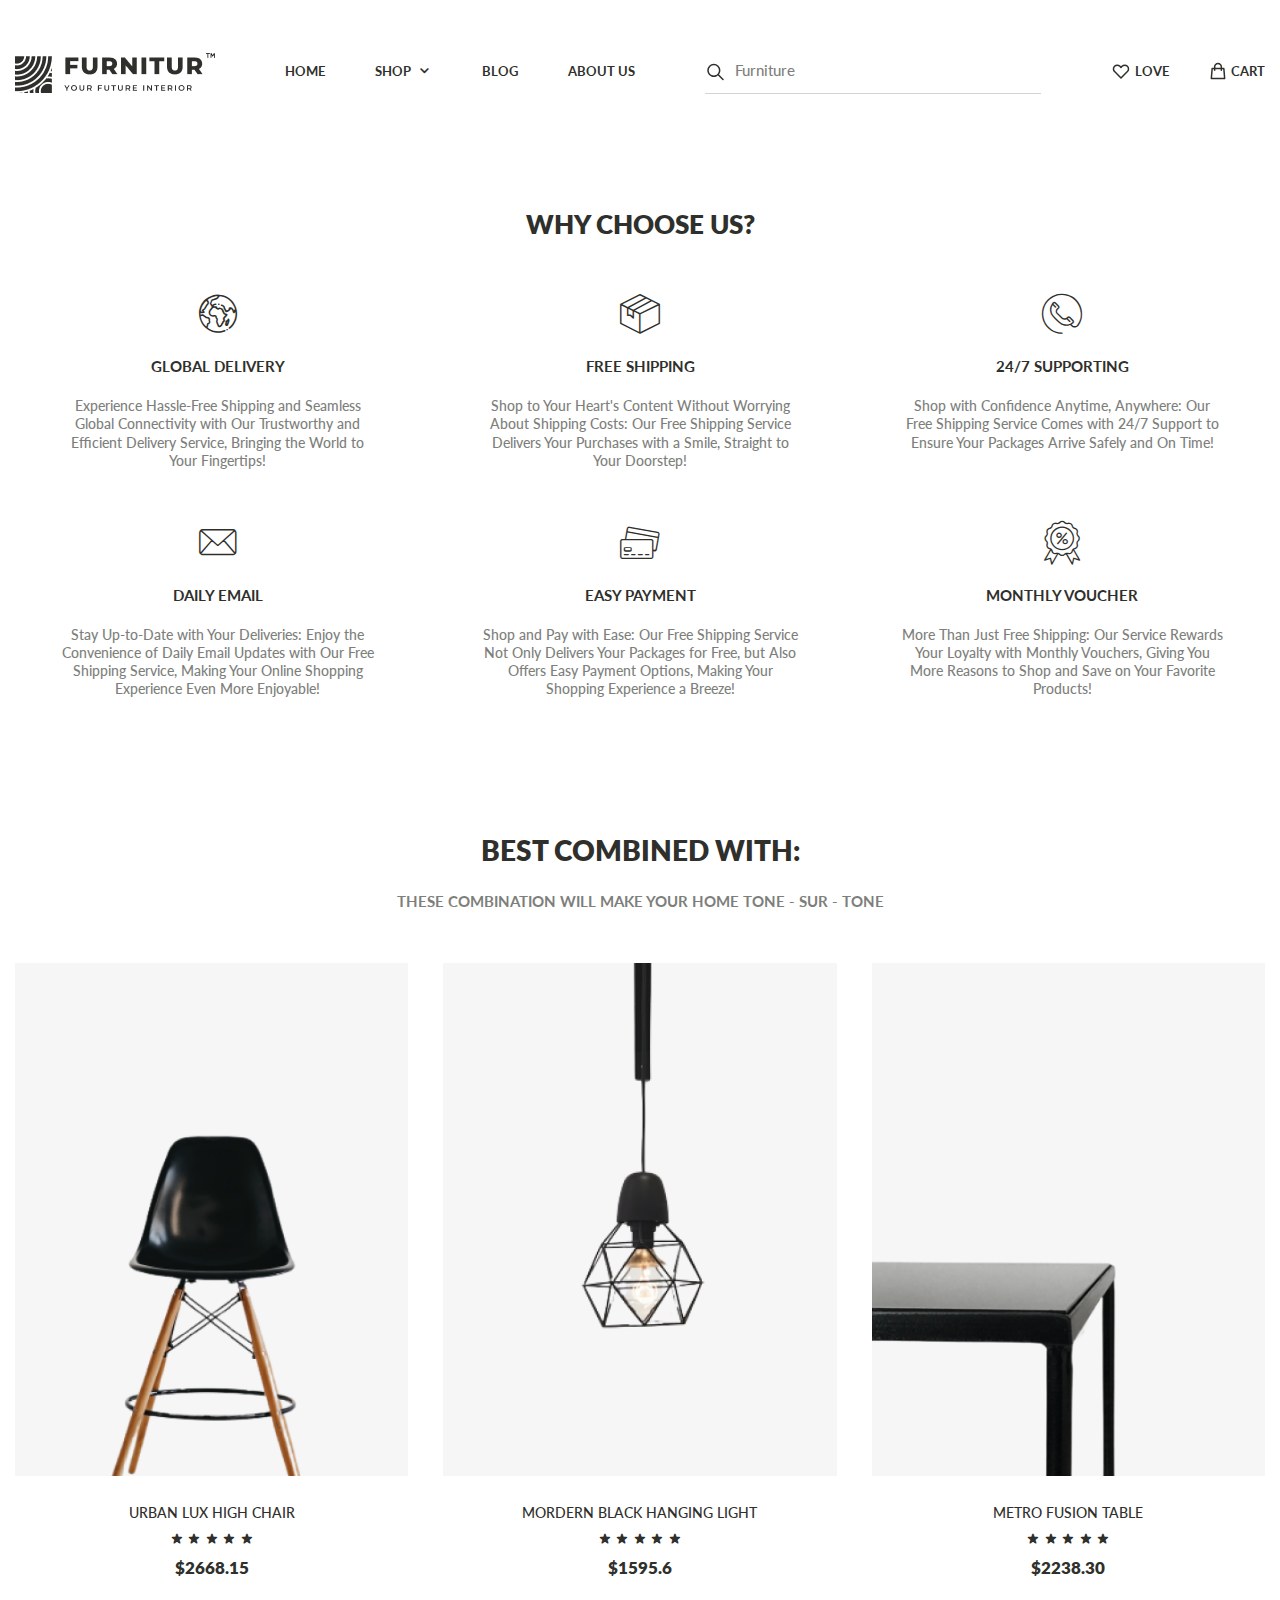
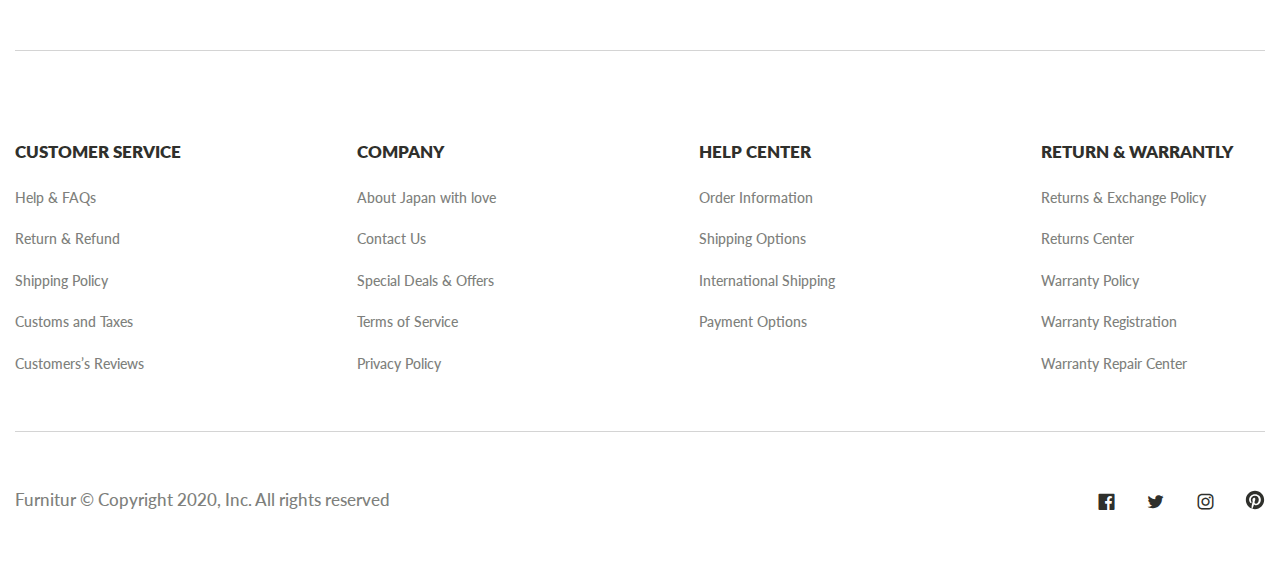
<file: furniture-layout/cart.html>
<!DOCTYPE html>
<html lang="en">
  <head>
    <meta charset="UTF-8" />
    <meta name="viewport" content="width=device-width, initial-scale=1.0" />
    <link rel="stylesheet" href="./fonts/style.css" />
    <link rel="stylesheet" href="./scss/style.css" />
    <title>Furniture</title>
  </head>
  <body>
    <div class="wrapper">
      <header class="header light">
        <div class="container">
          <div class="header__row">
            <div class="header__logo">
              <img src="./img/head-light.png" alt="logo" />
            </div>
            <nav class="navigation">
              <ul class="navigation__list">
                <li>
                  <a href="./index.html" class="navigation__link">HOME</a>
                </li>
                <li class="spoiler">
                  <a
                    href="#"
                    style="
                      display: flex;
                      align-items: center;
                      justify-content: center;
                    "
                    class="navigation__link"
                    >SHOP
                    <i
                      class="_icon-arrow-down iconca"
                      style="
                        transition: 0.3s;
                        padding-left: 5px;
                        font-size: 1.2rem;
                      "
                    ></i>
                  </a>
                  <ul class="spoiler__list">
                    <li><a href="#" class="spoiler__link first">Menu №1</a></li>
                    <li><a href="#" class="spoiler__link">Menu №2</a></li>
                    <li><a href="#" class="spoiler__link">Menu №3</a></li>
                    <li><a href="#" class="spoiler__link last">Menu №4</a></li>
                  </ul>
                </li>
                <li>
                  <a href="./index.html" class="navigation__link">BLOG</a>
                </li>
                <li>
                  <a href="./index.html" class="navigation__link">ABOUT US</a>
                </li>
              </ul>

              <div class="search adaptive">
                <div class="search__ico">
                  <svg
                    xmlns="http://www.w3.org/2000/svg"
                    width="20"
                    height="20"
                    viewBox="0 0 20 20"
                    fill="none"
                  >
                    <path
                      d="M17.5 17.5L12.5 12.5M14.1667 8.33333C14.1667 9.09938 14.0158 9.85792 13.7226 10.5657C13.4295 11.2734 12.9998 11.9164 12.4581 12.4581C11.9164 12.9998 11.2734 13.4295 10.5657 13.7226C9.85792 14.0158 9.09938 14.1667 8.33333 14.1667C7.56729 14.1667 6.80875 14.0158 6.10101 13.7226C5.39328 13.4295 4.75022 12.9998 4.20854 12.4581C3.66687 11.9164 3.23719 11.2734 2.94404 10.5657C2.65088 9.85792 2.5 9.09938 2.5 8.33333C2.5 6.78624 3.11458 5.30251 4.20854 4.20854C5.30251 3.11458 6.78624 2.5 8.33333 2.5C9.88043 2.5 11.3642 3.11458 12.4581 4.20854C13.5521 5.30251 14.1667 6.78624 14.1667 8.33333Z"
                      stroke="#2F302C"
                      stroke-width="1.5"
                      stroke-linecap="round"
                      stroke-linejoin="round"
                    />
                  </svg>
                </div>
                <input
                  type="text"
                  name="text"
                  id="searchInput1"
                  required
                  class="search__input"
                />
                <label class="search__label">Furniture</label>
              </div>
            </nav>
            <div class="search">
              <div class="search__ico">
                <svg
                  xmlns="http://www.w3.org/2000/svg"
                  width="21"
                  height="20"
                  viewBox="0 0 21 20"
                  fill="none"
                  style="margin-top: 3px"
                >
                  <path
                    d="M18 17.5L13 12.5M14.6667 8.33333C14.6667 9.09938 14.5158 9.85792 14.2226 10.5657C13.9295 11.2734 13.4998 11.9164 12.9581 12.4581C12.4164 12.9998 11.7734 13.4295 11.0657 13.7226C10.3579 14.0158 9.59938 14.1667 8.83333 14.1667C8.06729 14.1667 7.30875 14.0158 6.60101 13.7226C5.89328 13.4295 5.25022 12.9998 4.70854 12.4581C4.16687 11.9164 3.73719 11.2734 3.44404 10.5657C3.15088 9.85792 3 9.09938 3 8.33333C3 6.78624 3.61458 5.30251 4.70854 4.20854C5.80251 3.11458 7.28624 2.5 8.83333 2.5C10.3804 2.5 11.8642 3.11458 12.9581 4.20854C14.0521 5.30251 14.6667 6.78624 14.6667 8.33333Z"
                    stroke="#2F302C"
                    stroke-width="1.5"
                    stroke-linecap="round"
                    stroke-linejoin="round"
                  />
                </svg>
              </div>
              <input
                type="text"
                name="text"
                id="searchInput"
                required
                class="search__input"
              />
              <label class="search__label" style="color: #7e7f7c"
                >Furniture</label
              >
            </div>
            <div class="header__block">
              <div class="header__block_like">
                <div class="header__block_ico">
                  <svg
                    xmlns="http://www.w3.org/2000/svg"
                    width="20"
                    height="20"
                    viewBox="0 0 20 20"
                    fill="none"
                  >
                    <path
                      d="M2.78546 6.48195C2.97391 6.02698 3.25014 5.61358 3.59837 5.26536C3.94659 4.91713 4.35998 4.64091 4.81496 4.45245C5.26993 4.26399 5.75757 4.16699 6.25003 4.16699C6.74249 4.16699 7.23013 4.26399 7.68511 4.45245C8.14008 4.64091 8.55348 4.91713 8.9017 5.26536L10 6.36369L11.0984 5.26536C11.8016 4.56209 12.7555 4.167 13.75 4.167C14.7446 4.167 15.6984 4.56209 16.4017 5.26536C17.105 5.96862 17.5001 6.92246 17.5001 7.91703C17.5001 8.91159 17.105 9.86543 16.4017 10.5687L10 16.9704L3.59837 10.5687C3.25014 10.2205 2.97391 9.80707 2.78546 9.3521C2.597 8.89712 2.5 8.40949 2.5 7.91703C2.5 7.42456 2.597 6.93693 2.78546 6.48195Z"
                      stroke="white"
                      stroke-width="1.5"
                      stroke-linecap="round"
                      stroke-linejoin="round"
                    />
                  </svg>
                </div>
                <div class="header__block_text">LOVE</div>
              </div>
              <div class="header__block_like">
                <div class="header__block_ico">
                  <svg
                    xmlns="http://www.w3.org/2000/svg"
                    width="20"
                    height="20"
                    viewBox="0 0 20 20"
                    fill="none"
                  >
                    <path
                      d="M13.333 9.16667V5.83333C13.333 4.94928 12.9818 4.10143 12.3567 3.47631C11.7316 2.85119 10.8837 2.5 9.99967 2.5C9.11562 2.5 8.26777 2.85119 7.64265 3.47631C7.01753 4.10143 6.66634 4.94928 6.66634 5.83333V9.16667M4.16634 7.5H15.833L16.6663 17.5H3.33301L4.16634 7.5Z"
                      stroke="white"
                      stroke-width="1.5"
                      stroke-linecap="round"
                      stroke-linejoin="round"
                    />
                  </svg>
                </div>
                <div class="header__block_text">CART</div>
              </div>
            </div>
            <div class="header__burger"><span></span></div>
          </div>
        </div>
      </header>

      <main class="main">
        <section class="choose" id="about">
          <div class="container">
            <div class="choose__body">
              <h1 class="choose__title">WHY CHOOSE US?</h1>
              <div class="choose__content">
                <div class="choose__box">
                  <div class="choose__box_ico _icon-choose1"></div>
                  <h1 class="choose__box_title">GLOBAL DELIVERY</h1>
                  <p class="choose__box_text">
                    Experience Hassle-Free Shipping and Seamless Global
                    Connectivity with Our Trustworthy and Efficient Delivery
                    Service, Bringing the World to Your Fingertips!
                  </p>
                </div>
                <div class="choose__box">
                  <div class="choose__box_ico _icon-choose2"></div>
                  <h1 class="choose__box_title">FREE SHIPPING</h1>
                  <p class="choose__box_text">
                    Shop to Your Heart's Content Without Worrying About Shipping
                    Costs: Our Free Shipping Service Delivers Your Purchases
                    with a Smile, Straight to Your Doorstep!
                  </p>
                </div>
                <div class="choose__box">
                  <div class="choose__box_ico _icon-choose3"></div>
                  <h1 class="choose__box_title">24/7 SUPPORTING</h1>
                  <p class="choose__box_text">
                    Shop with Confidence Anytime, Anywhere: Our Free Shipping
                    Service Comes with 24/7 Support to Ensure Your Packages
                    Arrive Safely and On Time!
                  </p>
                </div>
                <div class="choose__box">
                  <div class="choose__box_ico _icon-choose4"></div>
                  <h1 class="choose__box_title">DAILY EMAIL</h1>
                  <p class="choose__box_text">
                    Stay Up-to-Date with Your Deliveries: Enjoy the Convenience
                    of Daily Email Updates with Our Free Shipping Service,
                    Making Your Online Shopping Experience Even More Enjoyable!
                  </p>
                </div>
                <div class="choose__box">
                  <div class="choose__box_ico _icon-choose5"></div>
                  <h1 class="choose__box_title">EASY PAYMENT</h1>
                  <p class="choose__box_text">
                    Shop and Pay with Ease: Our Free Shipping Service Not Only
                    Delivers Your Packages for Free, but Also Offers Easy
                    Payment Options, Making Your Shopping Experience a Breeze!
                  </p>
                </div>
                <div class="choose__box">
                  <div class="choose__box_ico _icon-choose6"></div>
                  <h1 class="choose__box_title">MONTHLY VOUCHER</h1>
                  <p class="choose__box_text">
                    More Than Just Free Shipping: Our Service Rewards Your
                    Loyalty with Monthly Vouchers, Giving You More Reasons to
                    Shop and Save on Your Favorite Products!
                  </p>
                </div>
              </div>
            </div>
          </div>
        </section>

        <div class="best">
          <div class="container">
            <div class="best__body">
              <div class="best__box">
                <h1 class="best__title">BEST COMBINED WITH:</h1>
                <p class="best__text">
                  THESE COMBINATION WILL MAKE YOUR HOME TONE - SUR - TONE
                </p>
              </div>
              <div class="product bestl">
                <div data-id="1" class="card">
                  <div class="card__img">
                    <a data-product href="productCard.html?productId=1"
                      ><img src="./img/fil1.png" alt="img"
                    /></a>
                  </div>
                  <div class="card__box">
                    <h1 class="card__title">
                      <a data-product href="productCard.html?productId=1"
                        >URBAN LUX HIGH CHAIR</a
                      >
                    </h1>
                    <ul class="card__list">
                      <li class="card__item _icon-star"></li>
                      <li class="card__item _icon-star"></li>
                      <li class="card__item _icon-star"></li>
                      <li class="card__item _icon-star"></li>
                      <li class="card__item _icon-star"></li>
                    </ul>
                    <div class="card__price">
                      <a data-product href="productCard.html?productId=1"
                        >$2668.15</a
                      >
                    </div>
                  </div>
                </div>
                <div data-id="2" class="card">
                  <div class="card__img">
                    <a data-product href="productCard.html?productId=2"
                      ><img src="./img/fil2.png" alt="img"
                    /></a>
                  </div>
                  <div class="card__box">
                    <h1 class="card__title">
                      <a data-product href="productCard.html?productId=2"
                        >MORDERN BLACK HANGING LIGHT</a
                      >
                    </h1>
                    <ul class="card__list">
                      <li class="card__item _icon-star"></li>
                      <li class="card__item _icon-star"></li>
                      <li class="card__item _icon-star"></li>
                      <li class="card__item _icon-star"></li>
                      <li class="card__item _icon-star"></li>
                    </ul>
                    <div class="card__price">
                      <a data-product href="productCard.html?productId=2"
                        >$1595.6</a
                      >
                    </div>
                  </div>
                </div>
                <div data-id="3" class="card">
                  <div class="card__img">
                    <a data-product href="productCard.html?productId=3"
                      ><img src="./img/fil3.png" alt="img"
                    /></a>
                  </div>
                  <div class="card__box">
                    <h1 class="card__title">
                      <a data-product href="productCard.html?productId=3"
                        >METRO FUSION TABLE</a
                      >
                    </h1>
                    <ul class="card__list">
                      <li class="card__item _icon-star"></li>
                      <li class="card__item _icon-star"></li>
                      <li class="card__item _icon-star"></li>
                      <li class="card__item _icon-star"></li>
                      <li class="card__item _icon-star"></li>
                    </ul>
                    <div class="card__price">
                      <a data-product href="productCard.html?productId=3"
                        >$2238.30</a
                      >
                    </div>
                  </div>
                </div>
              </div>
            </div>
          </div>
        </div>
      </main>

      <footer class="footer">
        <div class="container">
          <div class="footer__body">
            <div data-spollers="710,max" class="footer__content">
              <div class="footer__block">
                <button
                  tabindex="-1"
                  data-spoller
                  class="footer__button"
                  type="button"
                >
                  CUSTOMER SERVICE
                </button>
                <div>
                  <ul class="footer__block_list">
                    <li>
                      <a href="#" class="footer__block_link">Help & FAQs</a>
                    </li>
                    <li>
                      <a href="#" class="footer__block_link">Return & Refund</a>
                    </li>
                    <li>
                      <a href="#" class="footer__block_link">Shipping Policy</a>
                    </li>
                    <li>
                      <a href="#" class="footer__block_link"
                        >Customs and Taxes</a
                      >
                    </li>
                    <li>
                      <a href="#" class="footer__block_link"
                        >Customers’s Reviews</a
                      >
                    </li>
                  </ul>
                </div>
              </div>
              <div class="footer__block">
                <button
                  tabindex="-1"
                  data-spoller
                  class="footer__button"
                  type="button"
                >
                  COMPANY
                </button>
                <div>
                  <ul class="footer__block_list">
                    <li>
                      <a href="#" class="footer__block_link"
                        >About Japan with love</a
                      >
                    </li>
                    <li>
                      <a href="#" class="footer__block_link">Contact Us</a>
                    </li>
                    <li>
                      <a href="#" class="footer__block_link"
                        >Special Deals & Offers</a
                      >
                    </li>
                    <li>
                      <a href="#" class="footer__block_link"
                        >Terms of Service</a
                      >
                    </li>
                    <li>
                      <a href="#" class="footer__block_link">Privacy Policy</a>
                    </li>
                  </ul>
                </div>
              </div>
              <div class="footer__block">
                <button
                  tabindex="-1"
                  data-spoller
                  class="footer__button"
                  type="button"
                >
                  HELP CENTER
                </button>
                <div>
                  <ul class="footer__block_list">
                    <li>
                      <a href="#" class="footer__block_link"
                        >Order Information</a
                      >
                    </li>
                    <li>
                      <a href="#" class="footer__block_link"
                        >Shipping Options</a
                      >
                    </li>
                    <li>
                      <a href="#" class="footer__block_link"
                        >International Shipping</a
                      >
                    </li>
                    <li>
                      <a href="#" class="footer__block_link">Payment Options</a>
                    </li>
                  </ul>
                </div>
              </div>
              <div class="footer__block">
                <button
                  tabindex="-1"
                  data-spoller
                  class="footer__button"
                  type="button"
                >
                  RETURN & WARRANTLY
                </button>
                <div>
                  <ul class="footer__block_list">
                    <li>
                      <a href="#" class="footer__block_link"
                        >Returns & Exchange Policy</a
                      >
                    </li>
                    <li>
                      <a href="#" class="footer__block_link">Returns Center</a>
                    </li>
                    <li>
                      <a href="#" class="footer__block_link">Warranty Policy</a>
                    </li>
                    <li>
                      <a href="#" class="footer__block_link"
                        >Warranty Registration</a
                      >
                    </li>
                    <li>
                      <a href="#" class="footer__block_link"
                        >Warranty Repair Center</a
                      >
                    </li>
                  </ul>
                </div>
              </div>
            </div>
            <div class="footer__bottom">
              <p class="footer__bottom_text">
                Furnitur © Copyright 2020, Inc. All rights reserved
              </p>
              <div class="footer__bottom_icon">
                <a href="#" class="footer__bottom_ico _icon-footer1"></a>
                <a href="#" class="footer__bottom_ico _icon-footer2"></a>
                <a href="#" class="footer__bottom_ico _icon-footer3"></a>
                <a href="#" class="footer__bottom_ico">
                  <svg
                    xmlns="http://www.w3.org/2000/svg"
                    width="20"
                    height="20"
                    viewBox="0 0 20 20"
                    fill="none"
                  >
                    <g clip-path="url(#clip0_844_503)">
                      <path
                        d="M9.99968 19.1522C15.0623 19.1522 19.1663 15.0516 19.1663 9.99311C19.1663 4.93467 15.0623 0.833984 9.99968 0.833984C4.93706 0.833984 0.833008 4.93467 0.833008 9.99311C0.833008 15.0516 4.93706 19.1522 9.99968 19.1522Z"
                        fill="white"
                      />
                      <path
                        class="path1"
                        d="M9.99967 0.833984C4.93726 0.833984 0.833008 4.93486 0.833008 9.99311C0.833008 13.8754 3.24727 17.1923 6.65742 18.5266C6.57443 17.8029 6.50653 16.6872 6.6876 15.8957C6.85358 15.1795 7.75893 11.3425 7.75893 11.3425C7.75893 11.3425 7.48733 10.7922 7.48733 9.98557C7.48733 8.71159 8.2267 7.76175 9.14714 7.76175C9.93177 7.76175 10.309 8.34975 10.309 9.05082C10.309 9.83481 9.81106 11.0108 9.547 12.1039C9.32821 13.016 10.0072 13.7623 10.905 13.7623C12.5347 13.7623 13.7871 12.0436 13.7871 9.57096C13.7871 7.3773 12.2102 5.84701 9.95441 5.84701C7.34398 5.84701 5.81243 7.79945 5.81243 9.81973C5.81243 10.6037 6.11421 11.448 6.49144 11.9079C6.56689 11.9983 6.57443 12.0812 6.5518 12.1717C6.4839 12.4582 6.32546 13.0838 6.29529 13.212C6.25756 13.3778 6.15948 13.4155 5.98596 13.3326C4.83918 12.7974 4.12245 11.1314 4.12245 9.78204C4.12245 6.89484 6.21984 4.24133 10.1807 4.24133C13.357 4.24133 15.8316 6.50284 15.8316 9.53327C15.8316 12.6919 13.8399 15.2323 11.0785 15.2323C10.1506 15.2323 9.27539 14.7498 8.98116 14.1769C8.98116 14.1769 8.52094 15.9258 8.40777 16.3555C8.20406 17.1546 7.64577 18.1496 7.26854 18.7602C8.12862 19.0241 9.03397 19.1673 9.98459 19.1673C15.047 19.1673 19.1513 15.0664 19.1513 10.0082C19.1663 4.93486 15.0621 0.833984 9.99967 0.833984Z"
                        fill="#2F302C"
                      />
                    </g>
                    <defs>
                      <clipPath id="clip0_844_503">
                        <rect width="20" height="20" fill="white" />
                      </clipPath>
                    </defs>
                  </svg>
                </a>
              </div>
            </div>
          </div>
        </div>
      </footer>

      <div class="follow" id="love">
        <div class="follow__area"></div>
        <div class="follow__body">
          <div class="follow__content">
            <div data-id="" class="follow__wrapper"></div>
            <div data-cart-empty class="follow__empty">
              <h1 class="follow__empty_title">
                ☹ Схоже що ви ще не вподобали ні одного товару
              </h1>
              <p class="follow__empty_text">
                Для того щоб розглянути каталог товарів перейдіть по силці =>
                <a href="./catalog.html">Catalog</a>
              </p>
            </div>
            <div class="follow__close"></div>
          </div>
        </div>
      </div>
    </div>

    <script src="./fonts/demo-files/demo.js"></script>
    <script src="./js/adaptiveSpoller.js"></script>
    <script src="./js/script.js"></script>
    <script>
      document
        .getElementById("searchInput")
        .addEventListener("keyup", function (event) {
          if (event.key === "Enter") {
            var searchText = this.value;
            sessionStorage.setItem("searchText", searchText);
            location.reload();
          }
        });

      var storedText = sessionStorage.getItem("searchText");
      if (storedText) {
        document.getElementById("pageTitle").textContent = storedText;
        document.getElementById("searchInput").value = storedText;
      }
      document
        .getElementById("searchInput1")
        .addEventListener("keyup", function (event) {
          if (event.key === "Enter") {
            var searchText = this.value;
            sessionStorage.setItem("searchText", searchText);
            location.reload();
          }
        });

      var storedText = sessionStorage.getItem("searchText");
      if (storedText) {
        document.getElementById("pageTitle").textContent = storedText;
        document.getElementById("searchInput1").value = storedText;
      }
    </script>
  </body>
</html>
</file>
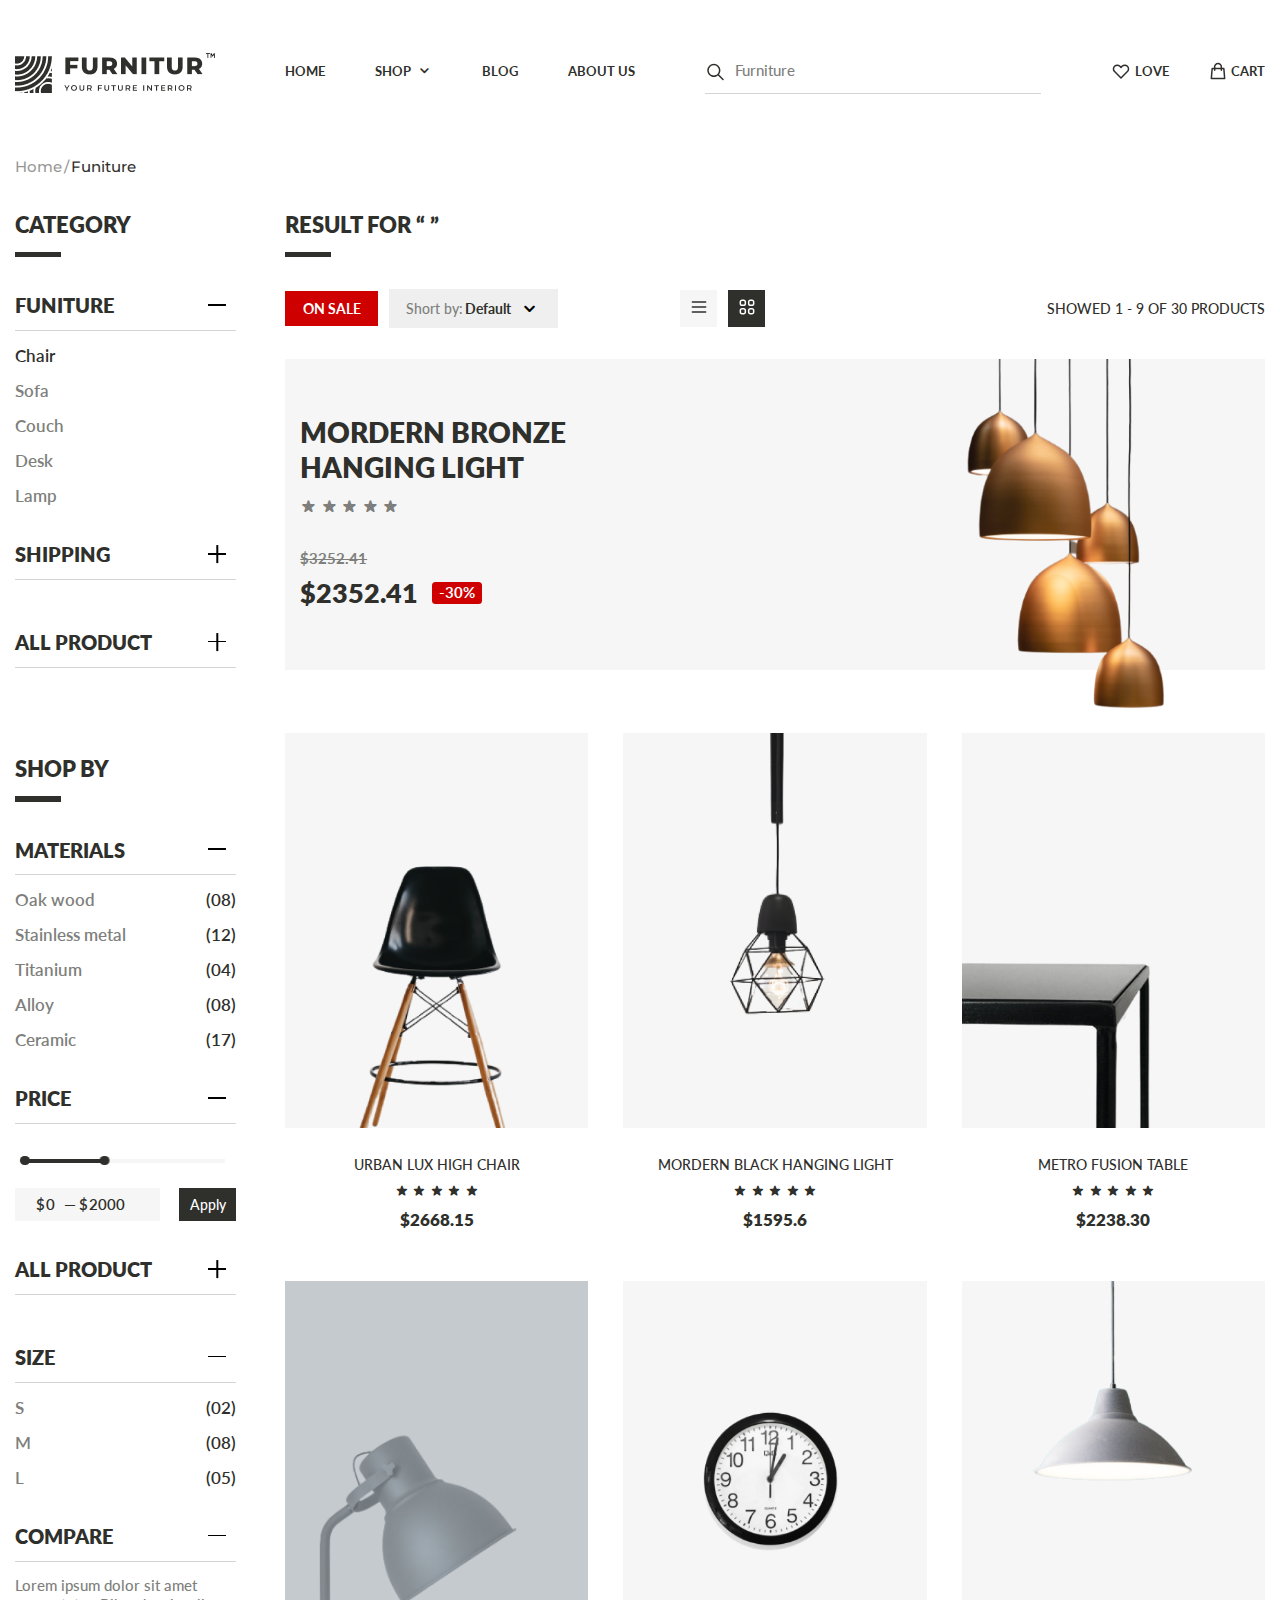
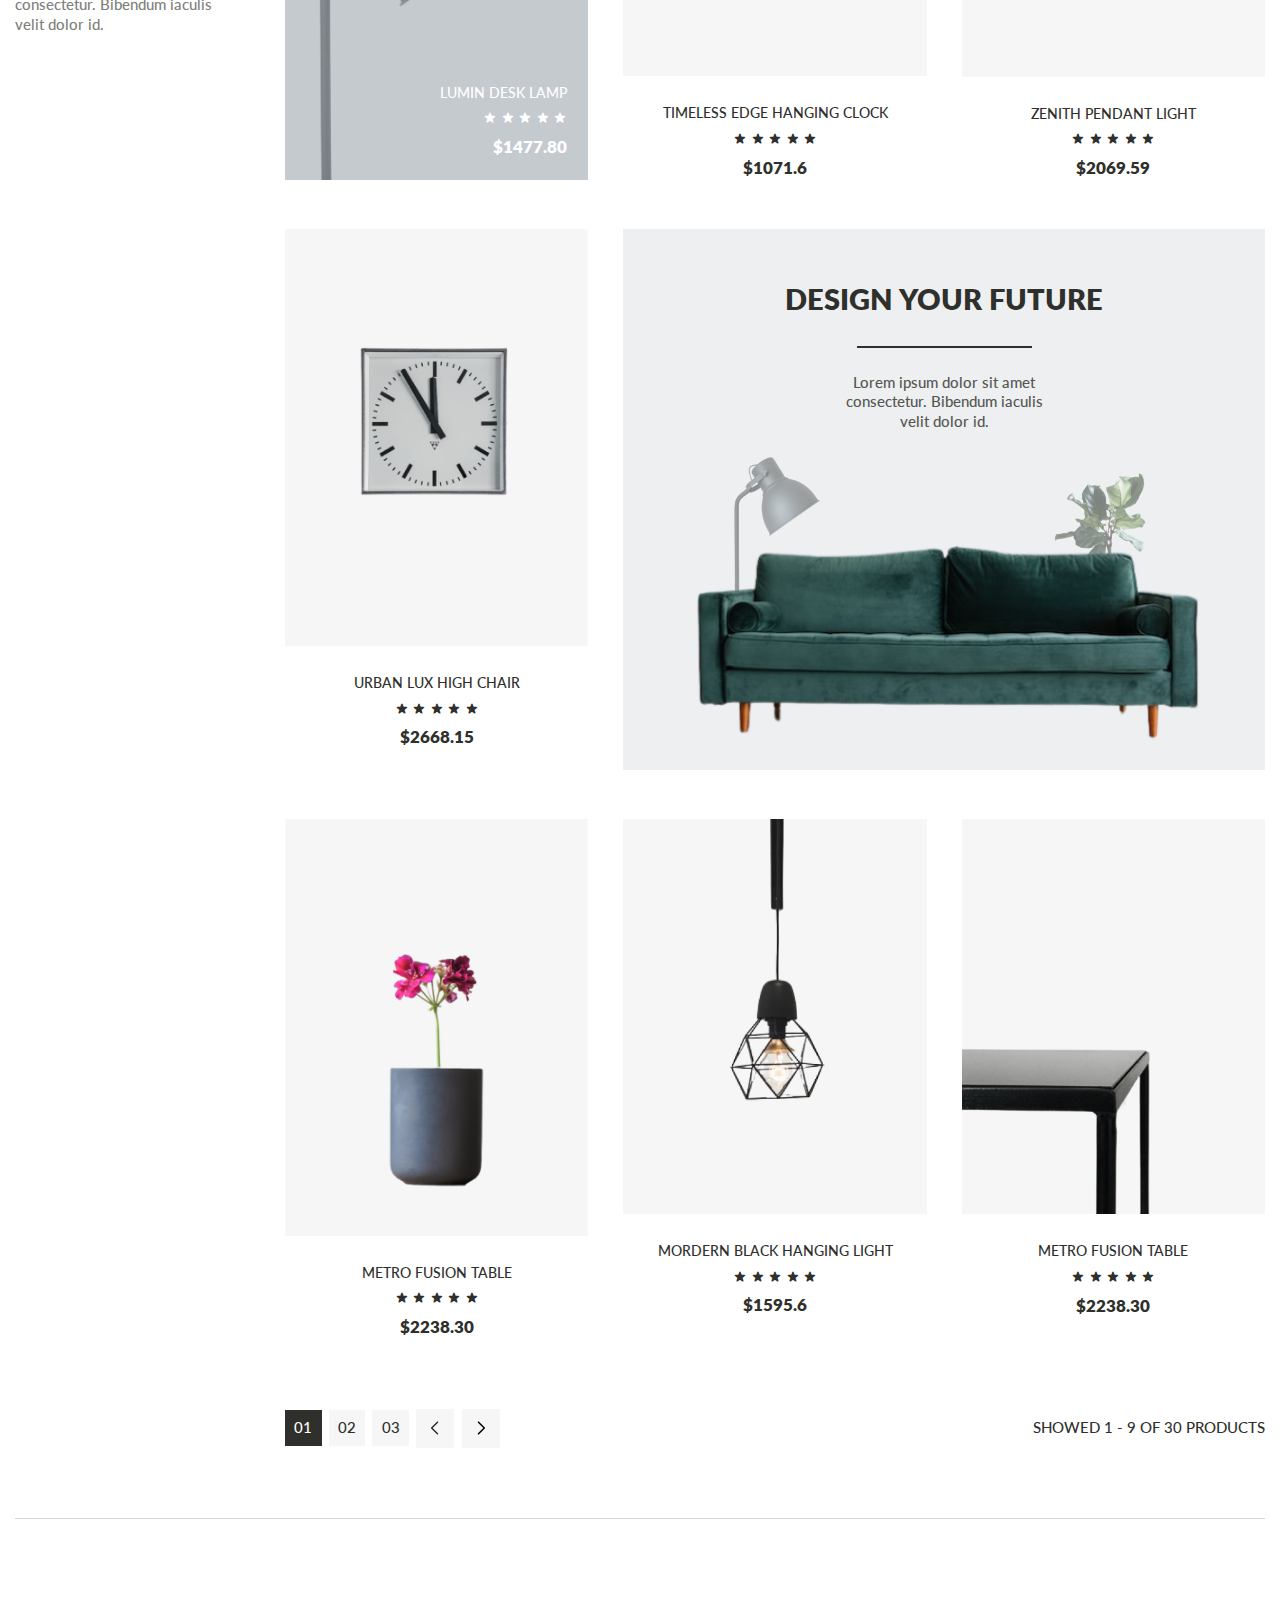
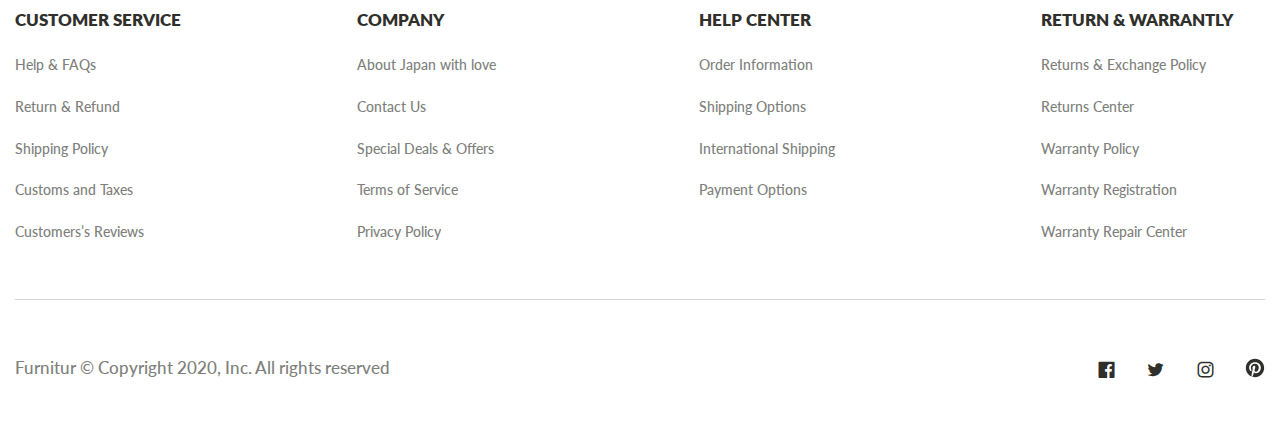
<file: furniture-layout/catalog.html>
<!DOCTYPE html>
<html lang="en">
  <head>
    <meta charset="UTF-8" />
    <meta name="viewport" content="width=device-width, initial-scale=1.0" />
    <link rel="stylesheet" href="./fonts/style.css" />
    <link rel="stylesheet" href="./scss/nouislider.min.css" />
    <link rel="stylesheet" href="./scss/style.css" />
    <title>Furniture</title>
  </head>
  <body>
    <div class="wrapper">
      <header class="header light">
        <div class="container">
          <div class="header__row">
            <div class="header__logo">
              <img src="./img/head-light.png" alt="logo" />
            </div>
            <nav class="navigation">
              <ul class="navigation__list">
                <li>
                  <a href="./index.html" class="navigation__link">HOME</a>
                </li>
                <li class="spoiler">
                  <a
                    href="#"
                    style="
                      display: flex;
                      align-items: center;
                      justify-content: center;
                    "
                    class="navigation__link"
                    >SHOP
                    <i
                      class="_icon-arrow-down iconca"
                      style="
                        transition: 0.3s;
                        padding-left: 5px;
                        font-size: 1.2rem;
                      "
                    ></i>
                  </a>
                  <ul class="spoiler__list">
                    <li><a href="#" class="spoiler__link first">Menu №1</a></li>
                    <li><a href="#" class="spoiler__link">Menu №2</a></li>
                    <li><a href="#" class="spoiler__link">Menu №3</a></li>
                    <li><a href="#" class="spoiler__link last">Menu №4</a></li>
                  </ul>
                </li>
                <li>
                  <a href="./index.html" class="navigation__link">BLOG</a>
                </li>
                <li>
                  <a href="./index.html" class="navigation__link">ABOUT US</a>
                </li>
              </ul>

              <div class="search adaptive">
                <div class="search__ico">
                  <svg
                    xmlns="http://www.w3.org/2000/svg"
                    width="20"
                    height="20"
                    viewBox="0 0 20 20"
                    fill="none"
                  >
                    <path
                      d="M17.5 17.5L12.5 12.5M14.1667 8.33333C14.1667 9.09938 14.0158 9.85792 13.7226 10.5657C13.4295 11.2734 12.9998 11.9164 12.4581 12.4581C11.9164 12.9998 11.2734 13.4295 10.5657 13.7226C9.85792 14.0158 9.09938 14.1667 8.33333 14.1667C7.56729 14.1667 6.80875 14.0158 6.10101 13.7226C5.39328 13.4295 4.75022 12.9998 4.20854 12.4581C3.66687 11.9164 3.23719 11.2734 2.94404 10.5657C2.65088 9.85792 2.5 9.09938 2.5 8.33333C2.5 6.78624 3.11458 5.30251 4.20854 4.20854C5.30251 3.11458 6.78624 2.5 8.33333 2.5C9.88043 2.5 11.3642 3.11458 12.4581 4.20854C13.5521 5.30251 14.1667 6.78624 14.1667 8.33333Z"
                      stroke="#2F302C"
                      stroke-width="1.5"
                      stroke-linecap="round"
                      stroke-linejoin="round"
                    />
                  </svg>
                </div>
                <input
                  type="text"
                  name="text"
                  id="searchInput1"
                  required
                  class="search__input"
                />
                <label class="search__label">Furniture</label>
              </div>
            </nav>
            <div class="search">
              <div class="search__ico">
                <svg
                  xmlns="http://www.w3.org/2000/svg"
                  width="21"
                  height="20"
                  viewBox="0 0 21 20"
                  fill="none"
                  style="margin-top: 3px"
                >
                  <path
                    d="M18 17.5L13 12.5M14.6667 8.33333C14.6667 9.09938 14.5158 9.85792 14.2226 10.5657C13.9295 11.2734 13.4998 11.9164 12.9581 12.4581C12.4164 12.9998 11.7734 13.4295 11.0657 13.7226C10.3579 14.0158 9.59938 14.1667 8.83333 14.1667C8.06729 14.1667 7.30875 14.0158 6.60101 13.7226C5.89328 13.4295 5.25022 12.9998 4.70854 12.4581C4.16687 11.9164 3.73719 11.2734 3.44404 10.5657C3.15088 9.85792 3 9.09938 3 8.33333C3 6.78624 3.61458 5.30251 4.70854 4.20854C5.80251 3.11458 7.28624 2.5 8.83333 2.5C10.3804 2.5 11.8642 3.11458 12.9581 4.20854C14.0521 5.30251 14.6667 6.78624 14.6667 8.33333Z"
                    stroke="#2F302C"
                    stroke-width="1.5"
                    stroke-linecap="round"
                    stroke-linejoin="round"
                  />
                </svg>
              </div>
              <input
                type="text"
                name="text"
                id="searchInput"
                required
                class="search__input"
              />
              <label class="search__label" style="color: #7e7f7c"
                >Furniture</label
              >
            </div>
            <div class="header__block">
              <div class="header__block_like">
                <div class="header__block_ico">
                  <svg
                    xmlns="http://www.w3.org/2000/svg"
                    width="20"
                    height="20"
                    viewBox="0 0 20 20"
                    fill="none"
                  >
                    <path
                      d="M2.78546 6.48195C2.97391 6.02698 3.25014 5.61358 3.59837 5.26536C3.94659 4.91713 4.35998 4.64091 4.81496 4.45245C5.26993 4.26399 5.75757 4.16699 6.25003 4.16699C6.74249 4.16699 7.23013 4.26399 7.68511 4.45245C8.14008 4.64091 8.55348 4.91713 8.9017 5.26536L10 6.36369L11.0984 5.26536C11.8016 4.56209 12.7555 4.167 13.75 4.167C14.7446 4.167 15.6984 4.56209 16.4017 5.26536C17.105 5.96862 17.5001 6.92246 17.5001 7.91703C17.5001 8.91159 17.105 9.86543 16.4017 10.5687L10 16.9704L3.59837 10.5687C3.25014 10.2205 2.97391 9.80707 2.78546 9.3521C2.597 8.89712 2.5 8.40949 2.5 7.91703C2.5 7.42456 2.597 6.93693 2.78546 6.48195Z"
                      stroke="white"
                      stroke-width="1.5"
                      stroke-linecap="round"
                      stroke-linejoin="round"
                    />
                  </svg>
                </div>
                <div class="header__block_text">LOVE</div>
              </div>
              <div class="header__block_like">
                <div class="header__block_ico">
                  <svg
                    xmlns="http://www.w3.org/2000/svg"
                    width="20"
                    height="20"
                    viewBox="0 0 20 20"
                    fill="none"
                  >
                    <path
                      d="M13.333 9.16667V5.83333C13.333 4.94928 12.9818 4.10143 12.3567 3.47631C11.7316 2.85119 10.8837 2.5 9.99967 2.5C9.11562 2.5 8.26777 2.85119 7.64265 3.47631C7.01753 4.10143 6.66634 4.94928 6.66634 5.83333V9.16667M4.16634 7.5H15.833L16.6663 17.5H3.33301L4.16634 7.5Z"
                      stroke="white"
                      stroke-width="1.5"
                      stroke-linecap="round"
                      stroke-linejoin="round"
                    />
                  </svg>
                </div>
                <div class="header__block_text">CART</div>
              </div>
            </div>
            <div class="header__burger"><span></span></div>
          </div>
        </div>
      </header>

      <main class="main">
        <div class="catalog">
          <div class="container">
            <nav class="breadcrumbs">
              <ul class="breadcrumbs__list">
                <li>
                  <a href="./index.html" class="breadcrumbs__link">Home</a>
                </li>
                <li>
                  <span class="breadcrumbs__current">Funiture</span>
                </li>
              </ul>
            </nav>
            <div class="catalog__body">
              <div class="catalog__filter">
                <div data-spollers class="category">
                  <div class="catalog__maintitle">
                    <h1>CATEGORY</h1>
                    <div class="title-line cat"></div>
                  </div>
                  <div class="category__spoller">
                    <button
                      tabindex="-1"
                      data-spoller
                      class="category__button _active"
                      type="button"
                    >
                      FUNITURE
                    </button>
                    <div class="category__block">
                      <ul class="category__block_list">
                        <li>
                          <a href="#" class="category__block_link active"
                            >Chair</a
                          >
                        </li>
                        <li>
                          <a href="#" class="category__block_link">Sofa</a>
                        </li>
                        <li>
                          <a href="#" class="category__block_link">Couch</a>
                        </li>
                        <li>
                          <a href="#" class="category__block_link">Desk</a>
                        </li>
                        <li>
                          <a href="#" class="category__block_link">Lamp</a>
                        </li>
                      </ul>
                    </div>
                  </div>
                  <div class="category__spoller">
                    <button
                      tabindex="-1"
                      data-spoller
                      class="category__button"
                      type="button"
                    >
                      SHIPPING
                    </button>
                    <div class="category__block">
                      <ul class="category__block_list">
                        <li>
                          <a href="#" class="category__block_link active"
                            >Free</a
                          >
                        </li>
                        <li>
                          <a href="#" class="category__block_link"
                            >Less then 10$</a
                          >
                        </li>
                        <li>
                          <a href="#" class="category__block_link"
                            >Less then 40$</a
                          >
                        </li>
                        <li>
                          <a href="#" class="category__block_link"
                            >All inclusive</a
                          >
                        </li>
                      </ul>
                    </div>
                  </div>
                  <div class="category__spoller">
                    <button
                      tabindex="-1"
                      data-spoller
                      class="category__button"
                      type="button"
                    >
                      ALL PRODUCT
                    </button>
                    <div class="category__block">
                      <ul class="category__block_list">
                        <li>
                          <a href="#" class="category__block_link"
                            >Chair <span>(02)</span></a
                          >
                        </li>
                        <li>
                          <a href="#" class="category__block_link"
                            >Sofa <span>(08)</span></a
                          >
                        </li>
                        <li>
                          <a href="#" class="category__block_link"
                            >Couch <span>(05)</span></a
                          >
                        </li>
                        <li>
                          <a href="#" class="category__block_link"
                            >Desk <span>(03)</span></a
                          >
                        </li>
                        <li>
                          <a href="#" class="category__block_link"
                            >Lamp <span>(09)</span></a
                          >
                        </li>
                        <li>
                          <a href="#" class="category__block_link">
                            Modern Couch <span>(01)</span></a
                          >
                        </li>
                        <li>
                          <a href="#" class="category__block_link">
                            Modern Desk <span>(00)</span></a
                          >
                        </li>
                        <li>
                          <a href="#" class="category__block_link">
                            Modern Lamp <span>(02)</span></a
                          >
                        </li>
                      </ul>
                    </div>
                  </div>
                </div>
                <div data-spollers class="category">
                  <div class="catalog__maintitle">
                    <h1>SHOP BY</h1>
                    <div class="title-line cat"></div>
                  </div>
                  <div class="category__spoller">
                    <button
                      tabindex="-1"
                      data-spoller
                      class="category__button _active"
                      type="button"
                    >
                      MATERIALS
                    </button>
                    <div class="category__block">
                      <ul class="category__block_list">
                        <li>
                          <a href="#" class="category__block_link"
                            >Oak wood <span>(08)</span></a
                          >
                        </li>
                        <li>
                          <a href="#" class="category__block_link"
                            >Stainless metal <span>(12)</span></a
                          >
                        </li>
                        <li>
                          <a href="#" class="category__block_link"
                            >Titanium <span>(04)</span></a
                          >
                        </li>
                        <li>
                          <a href="#" class="category__block_link"
                            >Alloy <span>(08)</span></a
                          >
                        </li>
                        <li>
                          <a href="#" class="category__block_link"
                            >Ceramic <span>(17)</span></a
                          >
                        </li>
                      </ul>
                    </div>
                  </div>
                  <div class="category__spoller">
                    <button
                      tabindex="-1"
                      data-spoller
                      class="category__button _active"
                      type="button"
                    >
                      PRICE
                    </button>
                    <div class="category__block">
                      <div class="ok">
                        <div class="category__block_slider" id="slider"></div>
                        <div class="category__block_show">
                          <form name="main" class="category__block_inputs">
                            <span>$</span>
                            <input
                              type="number"
                              min="0"
                              max="5000"
                              placeholder="0"
                              name="minInput"
                              id="input-0"
                              class="category__block_input category__block_input1"
                            />
                            <span class="minus">—</span>
                            <span>$</span>
                            <input
                              type="number"
                              min="0"
                              max="5000"
                              placeholder="2000"
                              id="input-1"
                              name="maxInput"
                              class="category__block_input category__block_input2"
                            />
                          </form>
                          <button class="category__block_button" type="submit">
                            Apply
                          </button>
                        </div>
                      </div>
                    </div>
                  </div>
                  <div class="category__spoller">
                    <button
                      tabindex="-1"
                      data-spoller
                      class="category__button"
                      type="button"
                    >
                      ALL PRODUCT
                    </button>
                    <div class="category__block">
                      <ul class="category__block_list">
                        <li>
                          <a href="#" class="category__block_link"
                            >Chair <span>(02)</span></a
                          >
                        </li>
                        <li>
                          <a href="#" class="category__block_link"
                            >Sofa <span>(08)</span></a
                          >
                        </li>
                        <li>
                          <a href="#" class="category__block_link"
                            >Couch <span>(05)</span></a
                          >
                        </li>
                        <li>
                          <a href="#" class="category__block_link"
                            >Desk <span>(03)</span></a
                          >
                        </li>
                        <li>
                          <a href="#" class="category__block_link"
                            >Lamp <span>(09)</span></a
                          >
                        </li>
                        <li>
                          <a href="#" class="category__block_link">
                            Modern Couch <span>(01)</span></a
                          >
                        </li>
                        <li>
                          <a href="#" class="category__block_link">
                            Modern Desk <span>(00)</span></a
                          >
                        </li>
                        <li>
                          <a href="#" class="category__block_link">
                            Modern Lamp <span>(02)</span></a
                          >
                        </li>
                      </ul>
                    </div>
                  </div>
                  <div class="category__spoller">
                    <button
                      tabindex="-1"
                      data-spoller
                      class="category__button _active"
                      type="button"
                    >
                      SIZE
                    </button>
                    <div class="category__block">
                      <ul class="category__block_list">
                        <li>
                          <a href="#" class="category__block_link"
                            >S <span>(02)</span></a
                          >
                        </li>
                        <li>
                          <a href="#" class="category__block_link"
                            >M <span>(08)</span></a
                          >
                        </li>
                        <li>
                          <a href="#" class="category__block_link"
                            >L <span>(05)</span></a
                          >
                        </li>
                      </ul>
                    </div>
                  </div>
                  <div class="category__spoller">
                    <button
                      tabindex="-1"
                      data-spoller
                      class="category__button _active"
                      type="button"
                    >
                      COMPARE
                    </button>
                    <div class="category__block">
                      <p class="category__block_text">
                        Lorem ipsum dolor sit amet consectetur. Bibendum iaculis
                        velit dolor id.
                      </p>
                    </div>
                  </div>
                </div>
              </div>
              <div class="catalog__content">
                <div class="catalog__maintitle">
                  <h1>RESULT FOR “ <span id="pageTitle"></span> ”</h1>
                  <div class="title-line cat"></div>
                </div>
                <div class="catalog__control">
                  <div class="catalog__control_main">
                    <div class="catalog__control_current">
                      <button class="catalog__control_sale">ON SALE</button>
                      <button type="button" class="catalog__control_short">
                        Short by: <span>Default</span>
                        <i class="_icon-arrow-down"></i>
                      </button>
                    </div>
                    <div class="catalog__control_more">
                      <div class="catalog__control_menu">
                        <svg
                          xmlns="http://www.w3.org/2000/svg"
                          width="20"
                          height="20"
                          viewBox="0 0 20 20"
                          fill="none"
                        >
                          <path
                            d="M3.33398 15H16.6673M3.33398 5H16.6673H3.33398ZM3.33398 10H16.6673H3.33398Z"
                            stroke="#2F302C"
                            stroke-width="1.5"
                            stroke-linecap="round"
                            stroke-linejoin="round"
                          />
                        </svg>
                      </div>
                      <div class="catalog__control_grid">
                        <svg
                          xmlns="http://www.w3.org/2000/svg"
                          width="20"
                          height="20"
                          viewBox="0 0 20 20"
                          fill="none"
                        >
                          <path
                            d="M3.82214 3.82214C3.50958 4.1347 3.33398 4.55862 3.33398 5.00065V6.66732C3.33398 7.10935 3.50958 7.53327 3.82214 7.84583C4.1347 8.15839 4.55862 8.33398 5.00065 8.33398H6.66732C7.10935 8.33398 7.53327 8.15839 7.84583 7.84583C8.15839 7.53327 8.33398 7.10935 8.33398 6.66732V5.00065C8.33398 4.55862 8.15839 4.1347 7.84583 3.82214C7.53327 3.50958 7.10935 3.33398 6.66732 3.33398H5.00065C4.55862 3.33398 4.1347 3.50958 3.82214 3.82214Z"
                            stroke="white"
                            stroke-width="1.5"
                            stroke-linecap="round"
                            stroke-linejoin="round"
                          />
                          <path
                            d="M12.1555 3.82214C11.8429 4.1347 11.6673 4.55862 11.6673 5.00065V6.66732C11.6673 7.10935 11.8429 7.53327 12.1555 7.84583C12.468 8.15839 12.892 8.33398 13.334 8.33398H15.0007C15.4427 8.33398 15.8666 8.15839 16.1792 7.84583C16.4917 7.53327 16.6673 7.10935 16.6673 6.66732V5.00065C16.6673 4.55862 16.4917 4.1347 16.1792 3.82214C15.8666 3.50958 15.4427 3.33398 15.0007 3.33398H13.334C12.892 3.33398 12.468 3.50958 12.1555 3.82214Z"
                            stroke="white"
                            stroke-width="1.5"
                            stroke-linecap="round"
                            stroke-linejoin="round"
                          />
                          <path
                            d="M3.82214 12.1555C3.50958 12.468 3.33398 12.892 3.33398 13.334V15.0007C3.33398 15.4427 3.50958 15.8666 3.82214 16.1792C4.1347 16.4917 4.55862 16.6673 5.00065 16.6673H6.66732C7.10935 16.6673 7.53327 16.4917 7.84583 16.1792C8.15839 15.8666 8.33398 15.4427 8.33398 15.0007V13.334C8.33398 12.892 8.15839 12.468 7.84583 12.1555C7.53327 11.8429 7.10935 11.6673 6.66732 11.6673H5.00065C4.55862 11.6673 4.1347 11.8429 3.82214 12.1555Z"
                            stroke="white"
                            stroke-width="1.5"
                            stroke-linecap="round"
                            stroke-linejoin="round"
                          />
                          <path
                            d="M12.1555 12.1555C11.8429 12.468 11.6673 12.892 11.6673 13.334V15.0007C11.6673 15.4427 11.8429 15.8666 12.1555 16.1792C12.468 16.4917 12.892 16.6673 13.334 16.6673H15.0007C15.4427 16.6673 15.8666 16.4917 16.1792 16.1792C16.4917 15.8666 16.6673 15.4427 16.6673 15.0007V13.334C16.6673 12.892 16.4917 12.468 16.1792 12.1555C15.8666 11.8429 15.4427 11.6673 15.0007 11.6673H13.334C12.892 11.6673 12.468 11.8429 12.1555 12.1555Z"
                            stroke="white"
                            stroke-width="1.5"
                            stroke-linecap="round"
                            stroke-linejoin="round"
                          />
                        </svg>
                      </div>
                    </div>
                  </div>
                  <p class="catalog__control_text">
                    SHOWED 1 - 9 OF 30 PRODUCTS
                  </p>
                </div>
                <section class="sale change">
                  <div class="container">
                    <div class="sale__body change">
                      <div class="mordern">
                        <h1 class="mordern__title">
                          MORDERN BRONZE HANGING LIGHT
                        </h1>
                        <ul class="mordern__list">
                          <li class="_icon-star"></li>
                          <li class="_icon-star"></li>
                          <li class="_icon-star"></li>
                          <li class="_icon-star"></li>
                          <li class="_icon-star"></li>
                        </ul>
                        <div class="mordern__price">
                          <p class="mordern__prev"><s>$3252.41</s></p>
                          <div class="mordern__box">
                            <h2 class="mordern__new">$2352.41</h2>
                            <p class="mordern__minus">-30%</p>
                          </div>
                        </div>
                      </div>
                      <div class="sale__img">
                        <img src="./img/sale-img.png" alt="alt" />
                      </div>
                    </div>
                  </div>
                </section>
                <div class="product">
                  <div data-id="1" class="card">
                    <div class="card__img">
                      <a data-product href="productCard.html?productId=1"
                        ><img src="./img/fil1.png" alt="img"
                      /></a>
                    </div>
                    <div class="card__box">
                      <h1 class="card__title">
                        <a data-product href="productCard.html?productId=1"
                          >URBAN LUX HIGH CHAIR</a
                        >
                      </h1>
                      <ul class="card__list">
                        <li class="card__item _icon-star"></li>
                        <li class="card__item _icon-star"></li>
                        <li class="card__item _icon-star"></li>
                        <li class="card__item _icon-star"></li>
                        <li class="card__item _icon-star"></li>
                      </ul>
                      <div class="card__price">
                        <a data-product href="productCard.html?productId=1"
                          >$2668.15</a
                        >
                      </div>
                    </div>
                  </div>
                  <div data-id="2" class="card">
                    <div class="card__img">
                      <a data-product href="productCard.html?productId=2"
                        ><img src="./img/fil2.png" alt="img"
                      /></a>
                    </div>
                    <div class="card__box">
                      <h1 class="card__title">
                        <a data-product href="productCard.html?productId=2"
                          >MORDERN BLACK HANGING LIGHT</a
                        >
                      </h1>
                      <ul class="card__list">
                        <li class="card__item _icon-star"></li>
                        <li class="card__item _icon-star"></li>
                        <li class="card__item _icon-star"></li>
                        <li class="card__item _icon-star"></li>
                        <li class="card__item _icon-star"></li>
                      </ul>
                      <div class="card__price">
                        <a data-product href="productCard.html?productId=2"
                          >$1595.6</a
                        >
                      </div>
                    </div>
                  </div>
                  <div data-id="3" class="card">
                    <div class="card__img">
                      <a data-product href="productCard.html?productId=3"
                        ><img src="./img/fil3.png" alt="img"
                      /></a>
                    </div>
                    <div class="card__box">
                      <h1 class="card__title">
                        <a data-product href="productCard.html?productId=3"
                          >METRO FUSION TABLE</a
                        >
                      </h1>
                      <ul class="card__list">
                        <li class="card__item _icon-star"></li>
                        <li class="card__item _icon-star"></li>
                        <li class="card__item _icon-star"></li>
                        <li class="card__item _icon-star"></li>
                        <li class="card__item _icon-star"></li>
                      </ul>
                      <div class="card__price">
                        <a data-product href="productCard.html?productId=3"
                          >$2238.30</a
                        >
                      </div>
                    </div>
                  </div>
                  <div data-id="4" class="card modern">
                    <div class="card__img">
                      <a data-product href="productCard.html?productId=4"
                        ><img src="./img/fil4.png" alt="img"
                      /></a>
                    </div>
                    <div class="card__box">
                      <h1 class="card__title">
                        <a data-product href="productCard.html?productId=4"
                          >LUMIN DESK LAMP</a
                        >
                      </h1>
                      <ul class="card__list">
                        <li class="card__item _icon-star"></li>
                        <li class="card__item _icon-star"></li>
                        <li class="card__item _icon-star"></li>
                        <li class="card__item _icon-star"></li>
                        <li class="card__item _icon-star"></li>
                      </ul>
                      <div class="card__price">
                        <a data-product href="productCard.html?productId=4"
                          >$1477.80</a
                        >
                      </div>
                    </div>
                    <a
                      data-product
                      href="./productCard.html"
                      class="card__modern"
                    ></a>
                  </div>
                  <div data-id="5" class="card">
                    <div class="card__img">
                      <a data-product href="productCard.html?productId=5"
                        ><img src="./img/fil5.png" alt="img"
                      /></a>
                    </div>
                    <div class="card__box">
                      <h1 class="card__title">
                        <a data-product href="productCard.html?productId=5"
                          >TIMELESS EDGE HANGING CLOCK</a
                        >
                      </h1>
                      <ul class="card__list">
                        <li class="card__item _icon-star"></li>
                        <li class="card__item _icon-star"></li>
                        <li class="card__item _icon-star"></li>
                        <li class="card__item _icon-star"></li>
                        <li class="card__item _icon-star"></li>
                      </ul>
                      <div class="card__price">
                        <a data-product href="productCard.html?productId=5"
                          >$1071.6</a
                        >
                      </div>
                    </div>
                  </div>
                  <div data-id="6" class="card">
                    <div class="card__img">
                      <a data-product href="productCard.html?productId=6"
                        ><img src="./img/fil6.png" alt="img"
                      /></a>
                    </div>
                    <div class="card__box">
                      <h1 class="card__title">
                        <a data-product href="productCard.html?productId=6"
                          >ZENITH PENDANT LIGHT</a
                        >
                      </h1>
                      <ul class="card__list">
                        <li class="card__item _icon-star"></li>
                        <li class="card__item _icon-star"></li>
                        <li class="card__item _icon-star"></li>
                        <li class="card__item _icon-star"></li>
                        <li class="card__item _icon-star"></li>
                      </ul>
                      <div class="card__price">
                        <a data-product href="productCard.html?productId=6"
                          >$2069.59</a
                        >
                      </div>
                    </div>
                  </div>
                  <div data-id="7" class="card">
                    <div class="card__img">
                      <a data-product href="productCard.html?productId=7"
                        ><img src="./img/prod1.png" alt="img"
                      /></a>
                    </div>
                    <div class="card__box">
                      <h1 class="card__title">
                        <a data-product href="productCard.html?productId=7"
                          >URBAN LUX HIGH CHAIR</a
                        >
                      </h1>
                      <ul class="card__list">
                        <li class="card__item _icon-star"></li>
                        <li class="card__item _icon-star"></li>
                        <li class="card__item _icon-star"></li>
                        <li class="card__item _icon-star"></li>
                        <li class="card__item _icon-star"></li>
                      </ul>
                      <div class="card__price">
                        <a data-product href="productCard.html?productId=7"
                          >$2668.15</a
                        >
                      </div>
                    </div>
                  </div>
                  <div class="car log">
                    <div class="card__box">
                      <div class="card__title">
                        <h1>DESIGN YOUR FUTURE</h1>
                        <div class="title-line"></div>
                      </div>
                      <p class="card__text">
                        Lorem ipsum dolor sit amet consectetur. Bibendum iaculis
                        velit dolor id.
                      </p>
                    </div>
                    <div class="card__img">
                      <img src="./img/start3.png" class="main" alt="img" />
                      <img
                        class="card__img_abs first"
                        src="./img/Img-1.png"
                        alt="img"
                      />
                      <img
                        class="card__img_abs second"
                        src="./img/Img.png"
                        alt="img"
                      />
                    </div>
                  </div>
                  <div data-id="8" class="card">
                    <div class="card__img">
                      <a data-product href="./productCard.html?productId=8"
                        ><img src="./img/prod3.png" alt="img"
                      /></a>
                    </div>
                    <div class="card__box">
                      <h1 class="card__title">
                        <a data-product href="./productCard.html?productId=8"
                          >METRO FUSION TABLE</a
                        >
                      </h1>
                      <ul class="card__list">
                        <li class="card__item _icon-star"></li>
                        <li class="card__item _icon-star"></li>
                        <li class="card__item _icon-star"></li>
                        <li class="card__item _icon-star"></li>
                        <li class="card__item _icon-star"></li>
                      </ul>
                      <div class="card__price">
                        <a data-product href="./productCard.html?productId=8"
                          >$2238.30</a
                        >
                      </div>
                    </div>
                  </div>
                  <div data-id="9" class="card">
                    <div class="card__img">
                      <a data-product href="./productCard.html?productId=9"
                        ><img src="./img/fil2.png" alt="img"
                      /></a>
                    </div>
                    <div class="card__box">
                      <h1 class="card__title">
                        <a data-product href="./productCard.html?productId=9"
                          >MORDERN BLACK HANGING LIGHT</a
                        >
                      </h1>
                      <ul class="card__list">
                        <li class="card__item _icon-star"></li>
                        <li class="card__item _icon-star"></li>
                        <li class="card__item _icon-star"></li>
                        <li class="card__item _icon-star"></li>
                        <li class="card__item _icon-star"></li>
                      </ul>
                      <div class="card__price">
                        <a data-product href="./productCard.html?productId=9"
                          >$1595.6</a
                        >
                      </div>
                    </div>
                  </div>
                  <div data-id="10" class="card">
                    <div class="card__img">
                      <a data-product href="./productCard.html?productId=10"
                        ><img src="./img/fil3.png" alt="img"
                      /></a>
                    </div>
                    <div class="card__box">
                      <h1 class="card__title">
                        <a data-product href="./productCard.html?productId=10"
                          >METRO FUSION TABLE</a
                        >
                      </h1>
                      <ul class="card__list">
                        <li class="card__item _icon-star"></li>
                        <li class="card__item _icon-star"></li>
                        <li class="card__item _icon-star"></li>
                        <li class="card__item _icon-star"></li>
                        <li class="card__item _icon-star"></li>
                      </ul>
                      <div class="card__price">
                        <a data-product href="./productCard.html?productId=10"
                          >$2238.30</a
                        >
                      </div>
                    </div>
                  </div>
                </div>
                <div class="catalog__pages">
                  <div class="pages">
                    <ul class="pages__list">
                      <li><a href="#" class="pages__link active">01</a></li>
                      <li><a href="#" class="pages__link">02</a></li>
                      <li><a href="#" class="pages__link">03</a></li>
                    </ul>
                    <div class="pages__box">
                      <button
                        class="pages__button"
                        type="menu"
                        name="buttonPage"
                      >
                        <svg
                          xmlns="http://www.w3.org/2000/svg"
                          width="20"
                          height="20"
                          viewBox="0 0 20 20"
                          fill="none"
                        >
                          <path
                            d="M12.4993 15.8327L6.66602 9.99935L12.4993 4.16602"
                            stroke="#2F302C"
                            stroke-width="1.5"
                            stroke-linecap="round"
                            stroke-linejoin="round"
                          />
                        </svg>
                      </button>
                      <button
                        class="pages__button"
                        type="menu"
                        name="buttonPage"
                      >
                        <svg
                          xmlns="http://www.w3.org/2000/svg"
                          width="20"
                          height="20"
                          viewBox="0 0 20 20"
                          fill="none"
                        >
                          <path
                            d="M7.5 4.16602L13.3333 9.99935L7.5 15.8327"
                            stroke="black"
                            stroke-width="1.5"
                            stroke-linecap="round"
                            stroke-linejoin="round"
                          />
                        </svg>
                      </button>
                    </div>
                  </div>
                  <div class="catalog__pages_main">
                    <p>SHOWED 1 - 9 OF 30 PRODUCTS</p>
                  </div>
                </div>
              </div>
            </div>
          </div>
        </div>
      </main>

      <footer class="footer">
        <div class="container">
          <div class="footer__body">
            <div data-spollers="710,max" class="footer__content">
              <div class="footer__block">
                <button
                  tabindex="-1"
                  data-spoller
                  class="footer__button"
                  type="button"
                >
                  CUSTOMER SERVICE
                </button>
                <div>
                  <ul class="footer__block_list">
                    <li>
                      <a href="#" class="footer__block_link">Help & FAQs</a>
                    </li>
                    <li>
                      <a href="#" class="footer__block_link">Return & Refund</a>
                    </li>
                    <li>
                      <a href="#" class="footer__block_link">Shipping Policy</a>
                    </li>
                    <li>
                      <a href="#" class="footer__block_link"
                        >Customs and Taxes</a
                      >
                    </li>
                    <li>
                      <a href="#" class="footer__block_link"
                        >Customers’s Reviews</a
                      >
                    </li>
                  </ul>
                </div>
              </div>
              <div class="footer__block">
                <button
                  tabindex="-1"
                  data-spoller
                  class="footer__button"
                  type="button"
                >
                  COMPANY
                </button>
                <div>
                  <ul class="footer__block_list">
                    <li>
                      <a href="#" class="footer__block_link"
                        >About Japan with love</a
                      >
                    </li>
                    <li>
                      <a href="#" class="footer__block_link">Contact Us</a>
                    </li>
                    <li>
                      <a href="#" class="footer__block_link"
                        >Special Deals & Offers</a
                      >
                    </li>
                    <li>
                      <a href="#" class="footer__block_link"
                        >Terms of Service</a
                      >
                    </li>
                    <li>
                      <a href="#" class="footer__block_link">Privacy Policy</a>
                    </li>
                  </ul>
                </div>
              </div>
              <div class="footer__block">
                <button
                  tabindex="-1"
                  data-spoller
                  class="footer__button"
                  type="button"
                >
                  HELP CENTER
                </button>
                <div>
                  <ul class="footer__block_list">
                    <li>
                      <a href="#" class="footer__block_link"
                        >Order Information</a
                      >
                    </li>
                    <li>
                      <a href="#" class="footer__block_link"
                        >Shipping Options</a
                      >
                    </li>
                    <li>
                      <a href="#" class="footer__block_link"
                        >International Shipping</a
                      >
                    </li>
                    <li>
                      <a href="#" class="footer__block_link">Payment Options</a>
                    </li>
                  </ul>
                </div>
              </div>
              <div class="footer__block">
                <button
                  tabindex="-1"
                  data-spoller
                  class="footer__button"
                  type="button"
                >
                  RETURN & WARRANTLY
                </button>
                <div>
                  <ul class="footer__block_list">
                    <li>
                      <a href="#" class="footer__block_link"
                        >Returns & Exchange Policy</a
                      >
                    </li>
                    <li>
                      <a href="#" class="footer__block_link">Returns Center</a>
                    </li>
                    <li>
                      <a href="#" class="footer__block_link">Warranty Policy</a>
                    </li>
                    <li>
                      <a href="#" class="footer__block_link"
                        >Warranty Registration</a
                      >
                    </li>
                    <li>
                      <a href="#" class="footer__block_link"
                        >Warranty Repair Center</a
                      >
                    </li>
                  </ul>
                </div>
              </div>
            </div>
            <div class="footer__bottom">
              <p class="footer__bottom_text">
                Furnitur © Copyright 2020, Inc. All rights reserved
              </p>
              <div class="footer__bottom_icon">
                <a href="#" class="footer__bottom_ico _icon-footer1"></a>
                <a href="#" class="footer__bottom_ico _icon-footer2"></a>
                <a href="#" class="footer__bottom_ico _icon-footer3"></a>
                <a href="#" class="footer__bottom_ico">
                  <svg
                    xmlns="http://www.w3.org/2000/svg"
                    width="20"
                    height="20"
                    viewBox="0 0 20 20"
                    fill="none"
                  >
                    <g clip-path="url(#clip0_844_503)">
                      <path
                        d="M9.99968 19.1522C15.0623 19.1522 19.1663 15.0516 19.1663 9.99311C19.1663 4.93467 15.0623 0.833984 9.99968 0.833984C4.93706 0.833984 0.833008 4.93467 0.833008 9.99311C0.833008 15.0516 4.93706 19.1522 9.99968 19.1522Z"
                        fill="white"
                      />
                      <path
                        class="path1"
                        d="M9.99967 0.833984C4.93726 0.833984 0.833008 4.93486 0.833008 9.99311C0.833008 13.8754 3.24727 17.1923 6.65742 18.5266C6.57443 17.8029 6.50653 16.6872 6.6876 15.8957C6.85358 15.1795 7.75893 11.3425 7.75893 11.3425C7.75893 11.3425 7.48733 10.7922 7.48733 9.98557C7.48733 8.71159 8.2267 7.76175 9.14714 7.76175C9.93177 7.76175 10.309 8.34975 10.309 9.05082C10.309 9.83481 9.81106 11.0108 9.547 12.1039C9.32821 13.016 10.0072 13.7623 10.905 13.7623C12.5347 13.7623 13.7871 12.0436 13.7871 9.57096C13.7871 7.3773 12.2102 5.84701 9.95441 5.84701C7.34398 5.84701 5.81243 7.79945 5.81243 9.81973C5.81243 10.6037 6.11421 11.448 6.49144 11.9079C6.56689 11.9983 6.57443 12.0812 6.5518 12.1717C6.4839 12.4582 6.32546 13.0838 6.29529 13.212C6.25756 13.3778 6.15948 13.4155 5.98596 13.3326C4.83918 12.7974 4.12245 11.1314 4.12245 9.78204C4.12245 6.89484 6.21984 4.24133 10.1807 4.24133C13.357 4.24133 15.8316 6.50284 15.8316 9.53327C15.8316 12.6919 13.8399 15.2323 11.0785 15.2323C10.1506 15.2323 9.27539 14.7498 8.98116 14.1769C8.98116 14.1769 8.52094 15.9258 8.40777 16.3555C8.20406 17.1546 7.64577 18.1496 7.26854 18.7602C8.12862 19.0241 9.03397 19.1673 9.98459 19.1673C15.047 19.1673 19.1513 15.0664 19.1513 10.0082C19.1663 4.93486 15.0621 0.833984 9.99967 0.833984Z"
                        fill="#2F302C"
                      />
                    </g>
                    <defs>
                      <clipPath id="clip0_844_503">
                        <rect width="20" height="20" fill="white" />
                      </clipPath>
                    </defs>
                  </svg>
                </a>
              </div>
            </div>
          </div>
        </div>
      </footer>

      <div class="follow" id="love">
        <div class="follow__area"></div>
        <div class="follow__body">
          <div class="follow__content">
            <div data-id="" class="follow__wrapper"></div>
            <div data-cart-empty class="follow__empty">
              <h1 class="follow__empty_title">
                ☹ Схоже що ви ще не вподобали ні одного товару
              </h1>
              <p class="follow__empty_text">
                Для того щоб розглянути каталог товарів перейдіть по силці =>
                <a href="./catalog.html">Catalog</a>
              </p>
            </div>
            <div class="follow__close"></div>
          </div>
        </div>
      </div>
    </div>

    <script src="./fonts/demo-files/demo.js"></script>
    <script src="./js/nouislider.min.js"></script>
    <script src="./js/adaptiveSpoller.js"></script>
    <script src="./js/catalog.js"></script>
    <script src="./js/script.js"></script>
    <script>
      document
        .getElementById("searchInput")
        .addEventListener("keyup", function (event) {
          if (event.key === "Enter") {
            var searchText = this.value;
            sessionStorage.setItem("searchText", searchText);
            location.reload();
          }
        });

      var storedText = sessionStorage.getItem("searchText");
      if (storedText) {
        document.getElementById("pageTitle").textContent = storedText;
        document.getElementById("searchInput").value = storedText;
      }
      document
        .getElementById("searchInput1")
        .addEventListener("keyup", function (event) {
          if (event.key === "Enter") {
            var searchText = this.value;
            sessionStorage.setItem("searchText", searchText);
            location.reload();
          }
        });

      var storedText = sessionStorage.getItem("searchText");
      if (storedText) {
        document.getElementById("pageTitle").textContent = storedText;
        document.getElementById("searchInput1").value = storedText;
      }
    </script>
  </body>
</html>
</file>
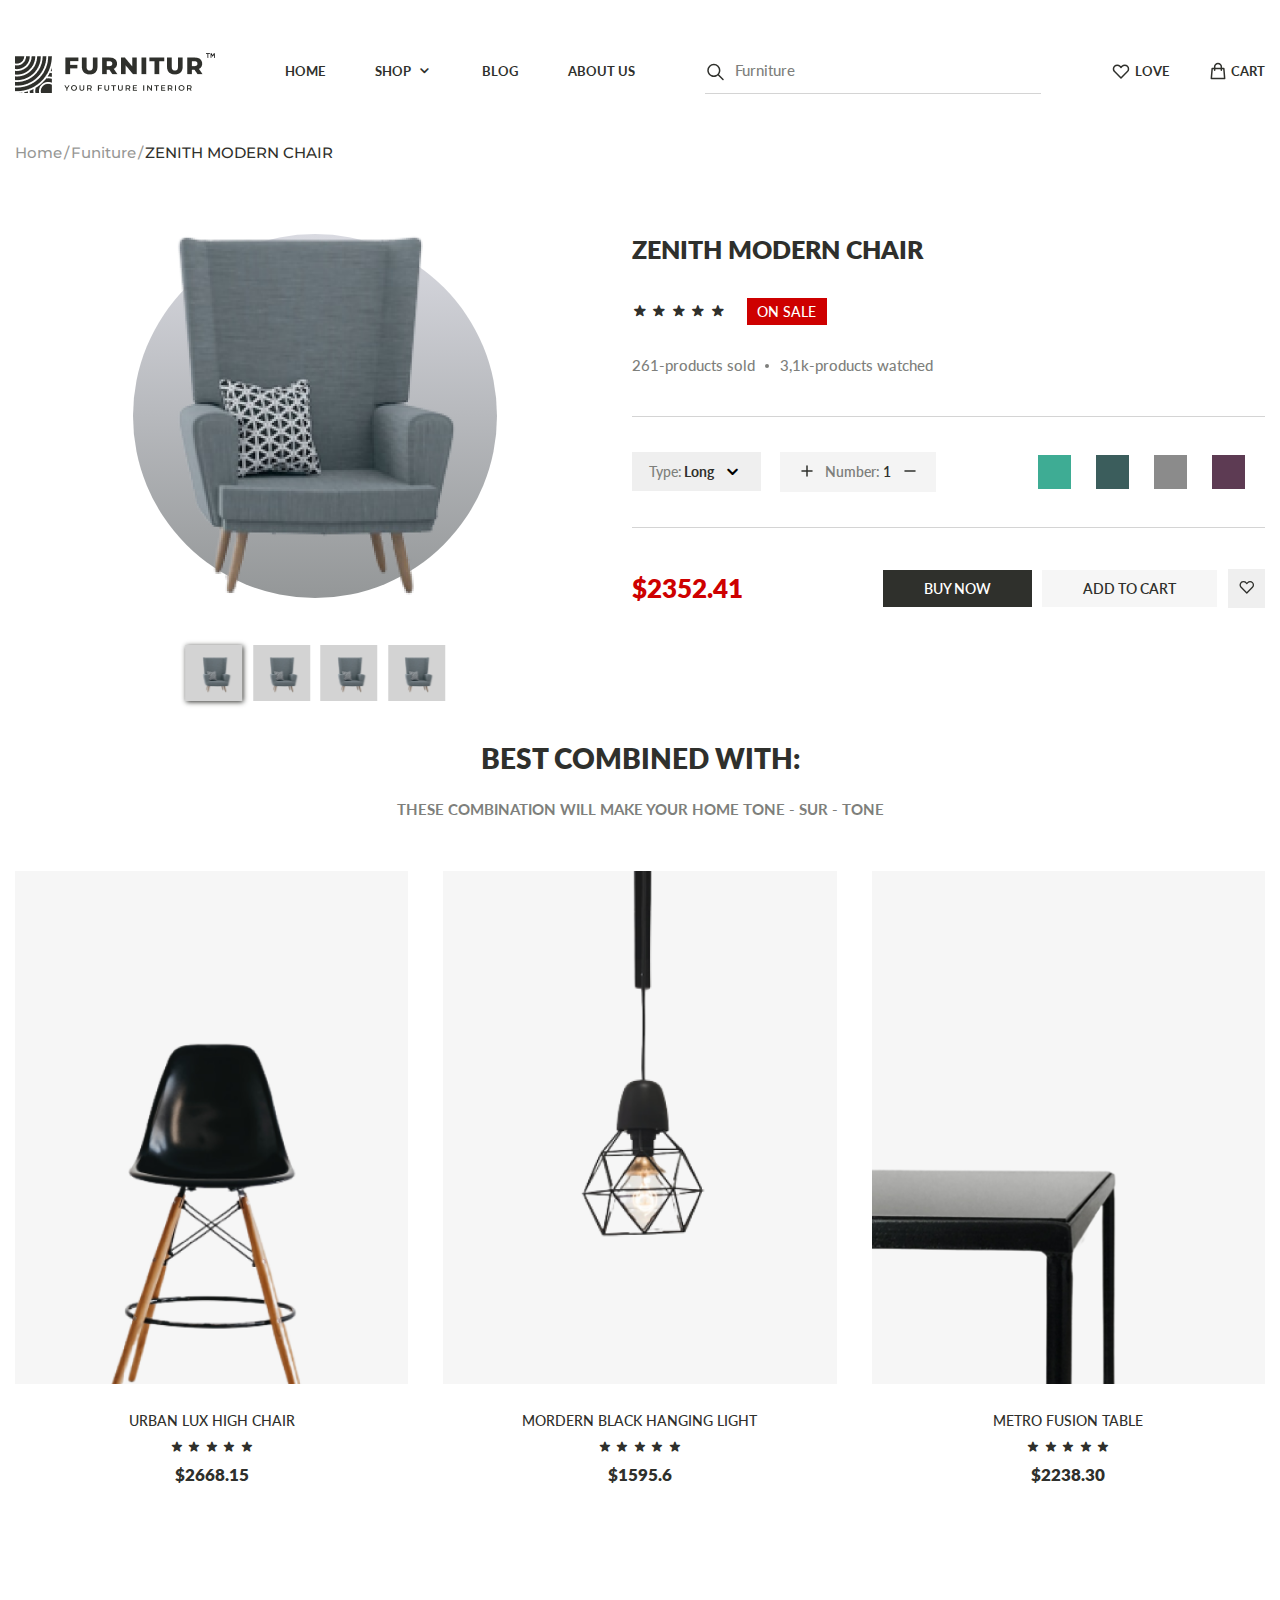
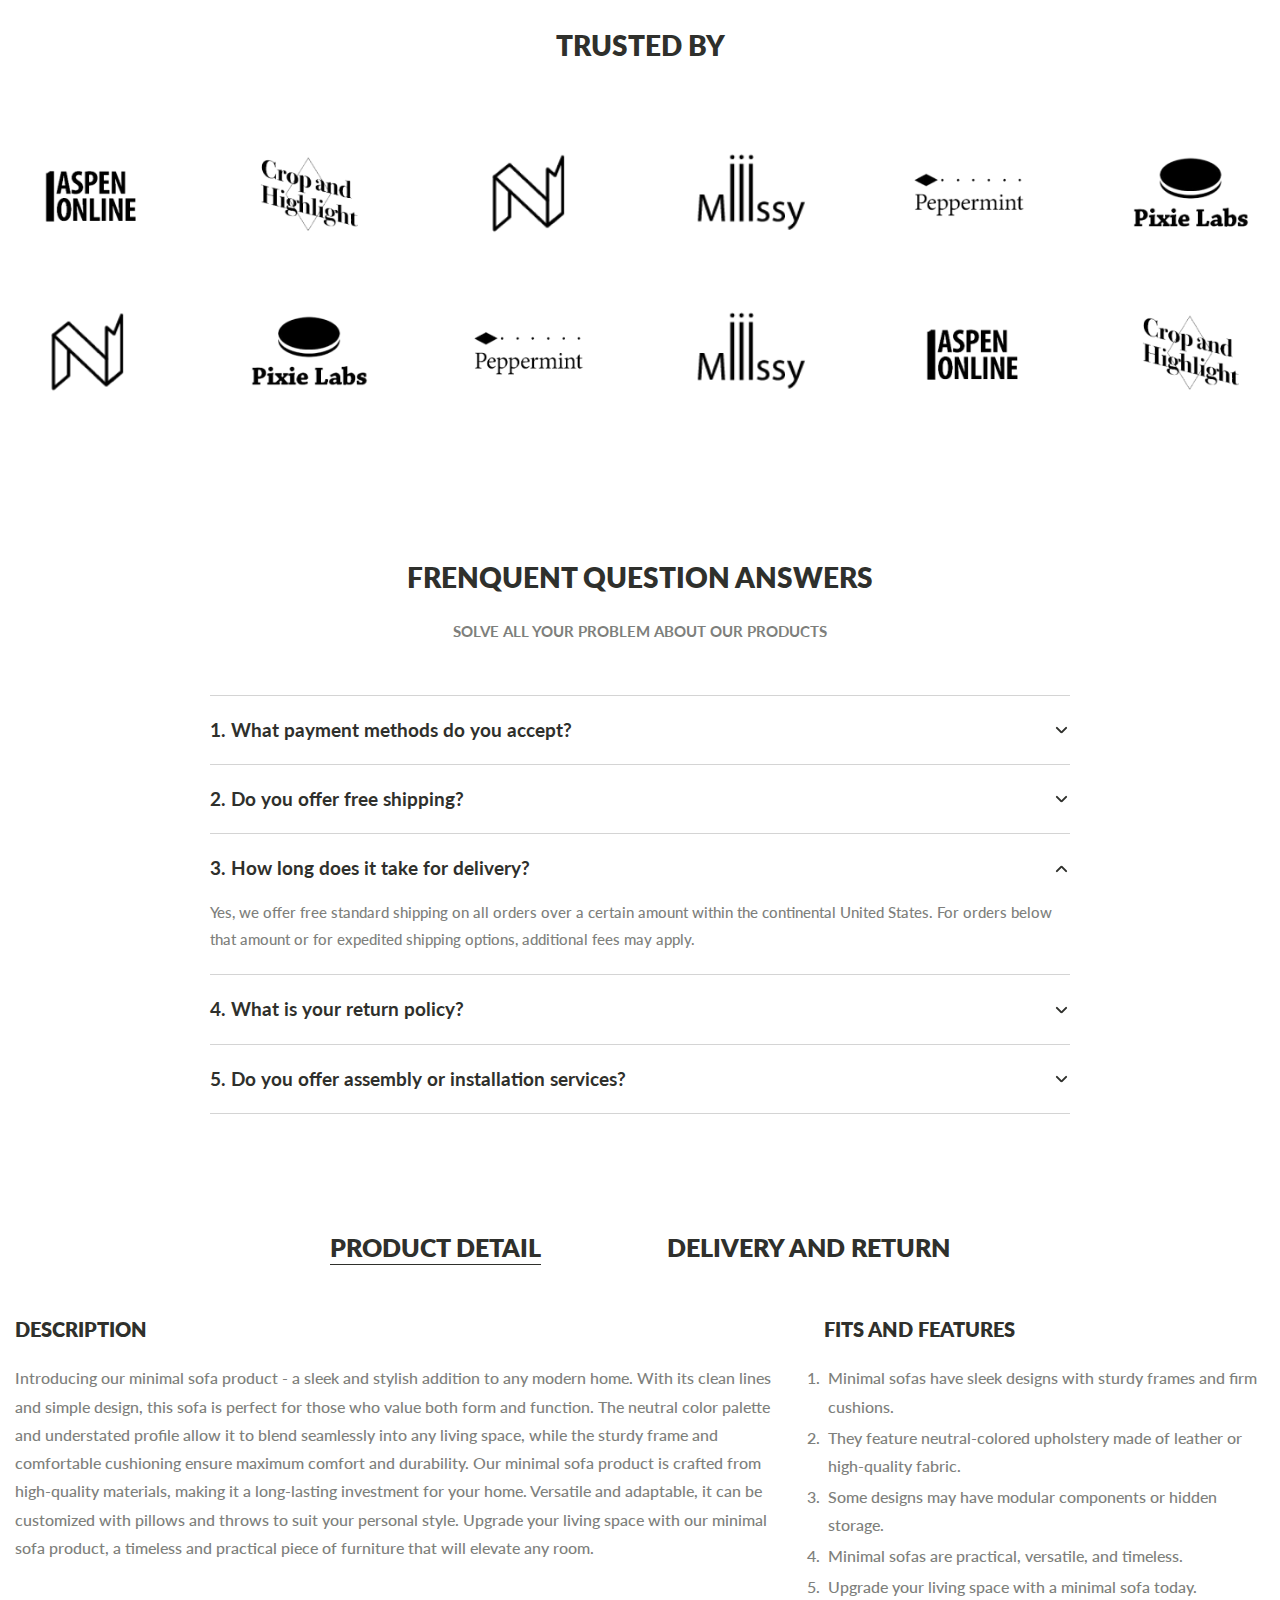
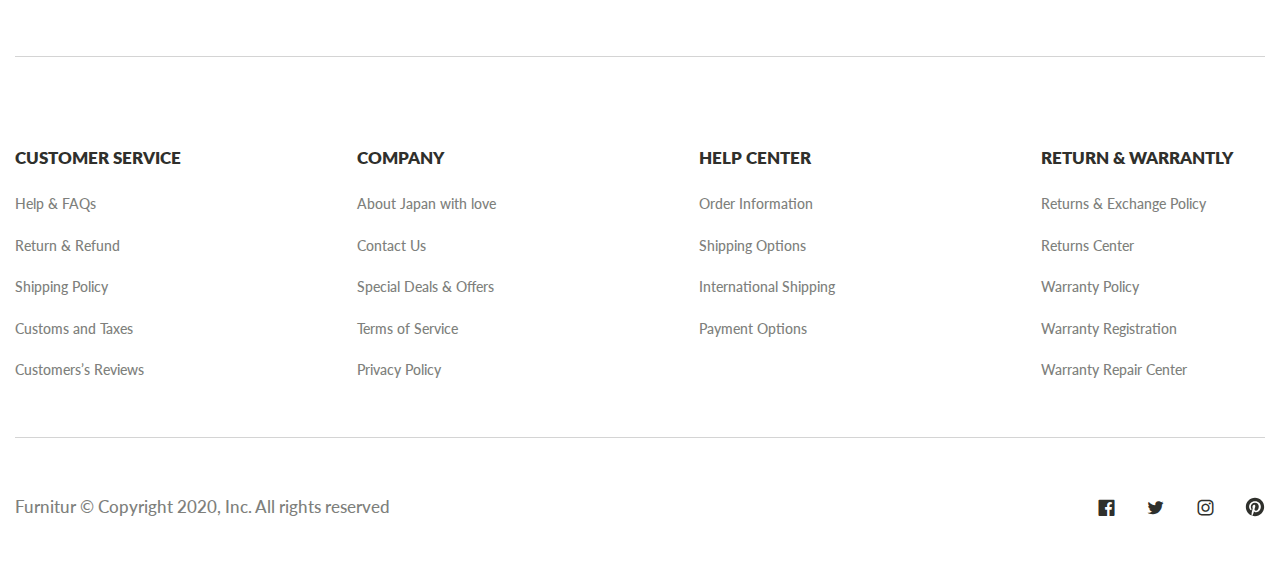
<file: furniture-layout/productCard.html>
<!DOCTYPE html>
<html lang="en">
  <head>
    <meta charset="UTF-8" />
    <meta name="viewport" content="width=device-width, initial-scale=1.0" />
    <link
      rel="stylesheet"
      href="https://cdn.jsdelivr.net/npm/swiper@9/swiper-bundle.min.css"
    />
    <link rel="stylesheet" href="./fonts/style.css" />
    <link rel="stylesheet" href="./scss/style.css" />
    <title>Furniture</title>
  </head>
  <body>
    <div class="wrapper">
      <header class="header light">
        <div class="container">
          <div class="header__row">
            <div class="header__logo">
              <img src="./img/head-light.png" alt="logo" />
            </div>
            <nav class="navigation">
              <ul class="navigation__list">
                <li>
                  <a href="./index.html" class="navigation__link">HOME</a>
                </li>
                <li class="spoiler">
                  <a
                    href="#"
                    style="
                      display: flex;
                      align-items: center;
                      justify-content: center;
                    "
                    class="navigation__link"
                    >SHOP
                    <i
                      class="_icon-arrow-down iconca"
                      style="
                        transition: 0.3s;
                        padding-left: 5px;
                        font-size: 1.2rem;
                      "
                    ></i>
                  </a>
                  <ul class="spoiler__list">
                    <li><a href="#" class="spoiler__link first">Menu №1</a></li>
                    <li><a href="#" class="spoiler__link">Menu №2</a></li>
                    <li><a href="#" class="spoiler__link">Menu №3</a></li>
                    <li><a href="#" class="spoiler__link last">Menu №4</a></li>
                  </ul>
                </li>
                <li>
                  <a href="./index.html" class="navigation__link">BLOG</a>
                </li>
                <li>
                  <a href="./index.html" class="navigation__link">ABOUT US</a>
                </li>
              </ul>

              <div class="search adaptive">
                <div class="search__ico">
                  <svg
                    xmlns="http://www.w3.org/2000/svg"
                    width="20"
                    height="20"
                    viewBox="0 0 20 20"
                    fill="none"
                  >
                    <path
                      d="M17.5 17.5L12.5 12.5M14.1667 8.33333C14.1667 9.09938 14.0158 9.85792 13.7226 10.5657C13.4295 11.2734 12.9998 11.9164 12.4581 12.4581C11.9164 12.9998 11.2734 13.4295 10.5657 13.7226C9.85792 14.0158 9.09938 14.1667 8.33333 14.1667C7.56729 14.1667 6.80875 14.0158 6.10101 13.7226C5.39328 13.4295 4.75022 12.9998 4.20854 12.4581C3.66687 11.9164 3.23719 11.2734 2.94404 10.5657C2.65088 9.85792 2.5 9.09938 2.5 8.33333C2.5 6.78624 3.11458 5.30251 4.20854 4.20854C5.30251 3.11458 6.78624 2.5 8.33333 2.5C9.88043 2.5 11.3642 3.11458 12.4581 4.20854C13.5521 5.30251 14.1667 6.78624 14.1667 8.33333Z"
                      stroke="#2F302C"
                      stroke-width="1.5"
                      stroke-linecap="round"
                      stroke-linejoin="round"
                    />
                  </svg>
                </div>
                <input
                  type="text"
                  name="text"
                  id="searchInput1"
                  required
                  class="search__input"
                />
                <label class="search__label">Furniture</label>
              </div>
            </nav>
            <div class="search">
              <div class="search__ico">
                <svg
                  xmlns="http://www.w3.org/2000/svg"
                  width="21"
                  height="20"
                  viewBox="0 0 21 20"
                  fill="none"
                  style="margin-top: 3px"
                >
                  <path
                    d="M18 17.5L13 12.5M14.6667 8.33333C14.6667 9.09938 14.5158 9.85792 14.2226 10.5657C13.9295 11.2734 13.4998 11.9164 12.9581 12.4581C12.4164 12.9998 11.7734 13.4295 11.0657 13.7226C10.3579 14.0158 9.59938 14.1667 8.83333 14.1667C8.06729 14.1667 7.30875 14.0158 6.60101 13.7226C5.89328 13.4295 5.25022 12.9998 4.70854 12.4581C4.16687 11.9164 3.73719 11.2734 3.44404 10.5657C3.15088 9.85792 3 9.09938 3 8.33333C3 6.78624 3.61458 5.30251 4.70854 4.20854C5.80251 3.11458 7.28624 2.5 8.83333 2.5C10.3804 2.5 11.8642 3.11458 12.9581 4.20854C14.0521 5.30251 14.6667 6.78624 14.6667 8.33333Z"
                    stroke="#2F302C"
                    stroke-width="1.5"
                    stroke-linecap="round"
                    stroke-linejoin="round"
                  />
                </svg>
              </div>
              <input
                type="text"
                name="text"
                id="searchInput"
                required
                class="search__input"
              />
              <label class="search__label" style="color: #7e7f7c"
                >Furniture</label
              >
            </div>
            <div class="header__block">
              <div class="header__block_like">
                <div class="header__block_ico">
                  <svg
                    xmlns="http://www.w3.org/2000/svg"
                    width="20"
                    height="20"
                    viewBox="0 0 20 20"
                    fill="none"
                  >
                    <path
                      d="M2.78546 6.48195C2.97391 6.02698 3.25014 5.61358 3.59837 5.26536C3.94659 4.91713 4.35998 4.64091 4.81496 4.45245C5.26993 4.26399 5.75757 4.16699 6.25003 4.16699C6.74249 4.16699 7.23013 4.26399 7.68511 4.45245C8.14008 4.64091 8.55348 4.91713 8.9017 5.26536L10 6.36369L11.0984 5.26536C11.8016 4.56209 12.7555 4.167 13.75 4.167C14.7446 4.167 15.6984 4.56209 16.4017 5.26536C17.105 5.96862 17.5001 6.92246 17.5001 7.91703C17.5001 8.91159 17.105 9.86543 16.4017 10.5687L10 16.9704L3.59837 10.5687C3.25014 10.2205 2.97391 9.80707 2.78546 9.3521C2.597 8.89712 2.5 8.40949 2.5 7.91703C2.5 7.42456 2.597 6.93693 2.78546 6.48195Z"
                      stroke="white"
                      stroke-width="1.5"
                      stroke-linecap="round"
                      stroke-linejoin="round"
                    />
                  </svg>
                </div>
                <div class="header__block_text">LOVE</div>
              </div>
              <div class="header__block_like">
                <div class="header__block_ico">
                  <svg
                    xmlns="http://www.w3.org/2000/svg"
                    width="20"
                    height="20"
                    viewBox="0 0 20 20"
                    fill="none"
                  >
                    <path
                      d="M13.333 9.16667V5.83333C13.333 4.94928 12.9818 4.10143 12.3567 3.47631C11.7316 2.85119 10.8837 2.5 9.99967 2.5C9.11562 2.5 8.26777 2.85119 7.64265 3.47631C7.01753 4.10143 6.66634 4.94928 6.66634 5.83333V9.16667M4.16634 7.5H15.833L16.6663 17.5H3.33301L4.16634 7.5Z"
                      stroke="white"
                      stroke-width="1.5"
                      stroke-linecap="round"
                      stroke-linejoin="round"
                    />
                  </svg>
                </div>
                <div class="header__block_text">CART</div>
              </div>
            </div>
            <div class="header__burger"><span></span></div>
          </div>
        </div>
      </header>

      <main class="main">
        <div class="container">
          <nav class="breadcrumbs">
            <ul class="breadcrumbs__list">
              <li>
                <a href="./index.html" class="breadcrumbs__link">Home</a>
              </li>
              <li>
                <a href="./catalog.html" class="breadcrumbs__link">Funiture</a>
              </li>
              <li>
                <span class="breadcrumbs__current">ZENITH MODERN CHAIR</span>
              </li>
            </ul>
          </nav>
        </div>

        <div data-id class="goods">
          <div class="container">
            <div data-id class="goods__body">
              <div class="goods__swiper">
                <div class="goods__container swiper-container">
                  <div class="goods__wrapper swiper-wrapper">
                    <div class="goods__slide swiper-slide">
                      <div class="goods__img">
                        <img
                          id="productImage"
                          src="./img/promo-img.png"
                          alt="alt"
                        />
                      </div>
                    </div>
                    <div class="goods__slide swiper-slide">
                      <div class="goods__img">
                        <img
                          id="productImage"
                          src="./img/promo-img.png"
                          alt="alt"
                        />
                      </div>
                    </div>
                    <div class="goods__slide swiper-slide">
                      <div class="goods__img">
                        <img
                          id="productImage"
                          src="./img/promo-img.png"
                          alt="alt"
                        />
                      </div>
                    </div>
                    <div class="goods__slide swiper-slide">
                      <div class="goods__img">
                        <img
                          id="productImage"
                          src="./img/promo-img.png"
                          alt="alt"
                        />
                      </div>
                    </div>
                  </div>
                </div>
                <div class="goods__mini-slider swiper-container">
                  <div class="goods__mini-wrapper swiper-wrapper">
                    <div class="goods__mini-slide swiper-slide">
                      <div class="goods__mini-img">
                        <img src="./img/mini-img.png" alt="alt" />
                      </div>
                    </div>
                    <div class="goods__mini-slide swiper-slide">
                      <div class="goods__mini-img">
                        <img src="./img/mini-img.png" alt="alt" />
                      </div>
                    </div>
                    <div class="goods__mini-slide swiper-slide">
                      <div class="goods__mini-img">
                        <img src="./img/mini-img.png" alt="alt" />
                      </div>
                    </div>
                    <div class="goods__mini-slide swiper-slide">
                      <div class="goods__mini-img">
                        <img src="./img/mini-img.png" alt="alt" />
                      </div>
                    </div>
                  </div>
                </div>
                <div class="goods__back"></div>
              </div>
              <div class="productCard">
                <div class="productCard__about">
                  <h1 id="productName" class="productCard__about_title">
                    ZENITH MODERN CHAIR
                  </h1>
                  <div class="productCard__about_box">
                    <ul class="productCard__about_list">
                      <li class="_icon-star"></li>
                      <li class="_icon-star"></li>
                      <li class="_icon-star"></li>
                      <li class="_icon-star"></li>
                      <li class="_icon-star"></li>
                    </ul>
                    <div class="productCard__about_sale"><p>ON SALE</p></div>
                  </div>
                  <div class="productCard__about_box much">
                    <p><span>261-</span> products sold</p>
                    <p>
                      <svg
                        xmlns="http://www.w3.org/2000/svg"
                        width="4"
                        height="4"
                        viewBox="0 0 4 4"
                        fill="none"
                      >
                        <circle cx="2" cy="2" r="2" fill="#7E7F7C" />
                      </svg>
                    </p>
                    <p><span>3,1k-</span> products watched</p>
                  </div>
                </div>
                <div class="productCard__type">
                  <button type="button" class="catalog__control_short">
                    Type: <span>Long</span>
                    <i class="_icon-arrow-down"></i>
                  </button>
                  <div class="productCard__type_equal">
                    <div class="productCard__type_plus" style="cursor: pointer">
                      <svg
                        xmlns="http://www.w3.org/2000/svg"
                        width="20"
                        data-action="plus"
                        height="20"
                        viewBox="0 0 20 20"
                        fill="none"
                      >
                        <path
                          d="M10 5V10M10 10V15M10 10H15M10 10H5"
                          stroke="#2F302C"
                          stroke-width="1.5"
                          stroke-linecap="round"
                          stroke-linejoin="round"
                        />
                      </svg>
                    </div>
                    <p class="productCard__type_number">
                      Number: <span data-counter>1</span>
                    </p>
                    <div
                      class="productCard__type_minus"
                      style="cursor: pointer"
                    >
                      <svg
                        xmlns="http://www.w3.org/2000/svg"
                        width="20"
                        data-action="minus"
                        height="20"
                        viewBox="0 0 20 20"
                        fill="none"
                      >
                        <path
                          d="M15 10H5"
                          stroke="#2F302C"
                          stroke-width="1.5"
                          stroke-linecap="round"
                          stroke-linejoin="round"
                        />
                      </svg>
                    </div>
                  </div>
                  <div class="productCard__type_color">
                    <div class="productCard__type_currentColor">
                      <span class="a"></span>
                    </div>
                    <div class="productCard__type_currentColor">
                      <span class="b"></span>
                    </div>
                    <div class="productCard__type_currentColor">
                      <span class="c"></span>
                    </div>
                    <div class="productCard__type_currentColor">
                      <span class="d"></span>
                    </div>
                  </div>
                </div>
                <div class="productCard__last">
                  <h2 class="productCard__last_price">
                    <span id="productPrice">$2352.41</span>
                  </h2>
                  <div class="productCard__last_box">
                    <button type="button" class="productCard__last_button buys">
                      BUY NOW
                    </button>
                    <button type="button" class="productCard__last_button add">
                      ADD TO CART
                    </button>
                    <button
                      data-love
                      type="button"
                      class="productCard__last_button love"
                    >
                      <svg
                        xmlns="http://www.w3.org/2000/svg"
                        width="20"
                        height="20"
                        viewBox="0 0 20 20"
                        fill="none"
                      >
                        <path
                          d="M2.78546 6.48097C2.97391 6.026 3.25014 5.6126 3.59837 5.26438C3.94659 4.91616 4.35998 4.63993 4.81496 4.45147C5.26993 4.26301 5.75757 4.16602 6.25003 4.16602C6.74249 4.16602 7.23013 4.26301 7.68511 4.45147C8.14008 4.63993 8.55348 4.91616 8.9017 5.26438L10 6.36272L11.0984 5.26438C11.8016 4.56112 12.7555 4.16603 13.75 4.16603C14.7446 4.16603 15.6984 4.56112 16.4017 5.26438C17.105 5.96765 17.5001 6.92148 17.5001 7.91605C17.5001 8.91062 17.105 9.86445 16.4017 10.5677L10 16.9694L3.59837 10.5677C3.25014 10.2195 2.97391 9.8061 2.78546 9.35112C2.597 8.89615 2.5 8.40851 2.5 7.91605C2.5 7.42359 2.597 6.93595 2.78546 6.48097Z"
                          stroke="#2F302C"
                          stroke-width="1.5"
                          stroke-linecap="round"
                          stroke-linejoin="round"
                        />
                      </svg>
                    </button>
                  </div>
                </div>
              </div>
            </div>
          </div>
        </div>

        <div class="best">
          <div class="container">
            <div class="best__body">
              <div class="best__box">
                <h1 class="best__title">BEST COMBINED WITH:</h1>
                <p class="best__text">
                  THESE COMBINATION WILL MAKE YOUR HOME TONE - SUR - TONE
                </p>
              </div>
              <div class="product bestl">
                <div data-id="1" class="card">
                  <div class="card__img">
                    <a data-product href="productCard.html?productId=1"
                      ><img src="./img/fil1.png" alt="img"
                    /></a>
                  </div>
                  <div class="card__box">
                    <h1 class="card__title">
                      <a data-product href="productCard.html?productId=1"
                        >URBAN LUX HIGH CHAIR</a
                      >
                    </h1>
                    <ul class="card__list">
                      <li class="card__item _icon-star"></li>
                      <li class="card__item _icon-star"></li>
                      <li class="card__item _icon-star"></li>
                      <li class="card__item _icon-star"></li>
                      <li class="card__item _icon-star"></li>
                    </ul>
                    <div class="card__price">
                      <a data-product href="productCard.html?productId=1"
                        >$2668.15</a
                      >
                    </div>
                  </div>
                </div>
                <div data-id="2" class="card">
                  <div class="card__img">
                    <a data-product href="productCard.html?productId=2"
                      ><img src="./img/fil2.png" alt="img"
                    /></a>
                  </div>
                  <div class="card__box">
                    <h1 class="card__title">
                      <a data-product href="productCard.html?productId=2"
                        >MORDERN BLACK HANGING LIGHT</a
                      >
                    </h1>
                    <ul class="card__list">
                      <li class="card__item _icon-star"></li>
                      <li class="card__item _icon-star"></li>
                      <li class="card__item _icon-star"></li>
                      <li class="card__item _icon-star"></li>
                      <li class="card__item _icon-star"></li>
                    </ul>
                    <div class="card__price">
                      <a data-product href="productCard.html?productId=2"
                        >$1595.6</a
                      >
                    </div>
                  </div>
                </div>
                <div data-id="3" class="card">
                  <div class="card__img">
                    <a data-product href="productCard.html?productId=3"
                      ><img src="./img/fil3.png" alt="img"
                    /></a>
                  </div>
                  <div class="card__box">
                    <h1 class="card__title">
                      <a data-product href="productCard.html?productId=3"
                        >METRO FUSION TABLE</a
                      >
                    </h1>
                    <ul class="card__list">
                      <li class="card__item _icon-star"></li>
                      <li class="card__item _icon-star"></li>
                      <li class="card__item _icon-star"></li>
                      <li class="card__item _icon-star"></li>
                      <li class="card__item _icon-star"></li>
                    </ul>
                    <div class="card__price">
                      <a data-product href="productCard.html?productId=3"
                        >$2238.30</a
                      >
                    </div>
                  </div>
                </div>
              </div>
            </div>
          </div>
        </div>

        <div class="trust">
          <div class="container">
            <div class="trust__body">
              <h1 class="trust__title">TRUSTED BY</h1>
              <div class="trust__wrapper">
                <div class="trust__img">
                  <img src="./img/trust1.png" alt="alt" />
                </div>
                <div class="trust__img">
                  <img src="./img/trust2.png" alt="alt" />
                </div>
                <div class="trust__img">
                  <img src="./img/trust3.png" alt="alt" />
                </div>
                <div class="trust__img">
                  <img src="./img/trust4.png" alt="alt" />
                </div>
                <div class="trust__img">
                  <img src="./img/trust5.png" alt="alt" />
                </div>
                <div class="trust__img">
                  <img src="./img/trust6.png" alt="alt" />
                </div>
                <div class="trust__img">
                  <img src="./img/trust3.png" alt="alt" />
                </div>
                <div class="trust__img">
                  <img src="./img/trust6.png" alt="alt" />
                </div>
                <div class="trust__img">
                  <img src="./img/trust5.png" alt="alt" />
                </div>
                <div class="trust__img">
                  <img src="./img/trust4.png" alt="alt" />
                </div>
                <div class="trust__img">
                  <img src="./img/trust1.png" alt="alt" />
                </div>
                <div class="trust__img">
                  <img src="./img/trust2.png" alt="alt" />
                </div>
              </div>
            </div>
          </div>
        </div>

        <div class="answer">
          <div class="container">
            <div class="answer__body">
              <div class="answer__box">
                <h1 class="answer__title">FRENQUENT QUESTION ANSWERS</h1>
                <p class="answer__text">
                  SOLVE ALL YOUR PROBLEM ABOUT OUR PRODUCTS
                </p>
              </div>
              <div data-spollers data-one-spoller class="answer__spollers">
                <div class="answer__spoller">
                  <button
                    tabindex="-1"
                    data-spoller
                    type="button"
                    class="answer__button"
                  >
                    1. What payment methods do you accept?
                  </button>
                  <div class="answer__block">
                    <p>
                      Yes, we offer free standard shipping on all orders over a
                      certain amount within the continental United States. For
                      orders below that amount or for expedited shipping
                      options, additional fees may apply.
                    </p>
                  </div>
                </div>
                <div class="answer__spoller">
                  <button
                    tabindex="-1"
                    data-spoller
                    type="button"
                    class="answer__button"
                  >
                    2. Do you offer free shipping?
                  </button>
                  <div class="answer__block">
                    <p>
                      Yes, we offer free standard shipping on all orders over a
                      certain amount within the continental United States. For
                      orders below that amount or for expedited shipping
                      options, additional fees may apply.
                    </p>
                  </div>
                </div>
                <div class="answer__spoller">
                  <button
                    tabindex="-1"
                    data-spoller
                    type="button"
                    class="answer__button _active"
                  >
                    3. How long does it take for delivery?
                  </button>
                  <div class="answer__block">
                    <p>
                      Yes, we offer free standard shipping on all orders over a
                      certain amount within the continental United States. For
                      orders below that amount or for expedited shipping
                      options, additional fees may apply.
                    </p>
                  </div>
                </div>
                <div class="answer__spoller">
                  <button
                    tabindex="-1"
                    data-spoller
                    type="button"
                    class="answer__button"
                  >
                    4. What is your return policy?
                  </button>
                  <div class="answer__block">
                    <p>
                      Yes, we offer free standard shipping on all orders over a
                      certain amount within the continental United States. For
                      orders below that amount or for expedited shipping
                      options, additional fees may apply.
                    </p>
                  </div>
                </div>
                <div class="answer__spoller">
                  <button
                    tabindex="-1"
                    data-spoller
                    type="button"
                    class="answer__button"
                  >
                    5. Do you offer assembly or installation services?
                  </button>
                  <div class="answer__block">
                    <p>
                      Yes, we offer free standard shipping on all orders over a
                      certain amount within the continental United States. For
                      orders below that amount or for expedited shipping
                      options, additional fees may apply.
                    </p>
                  </div>
                </div>
              </div>
            </div>
          </div>
        </div>

        <div class="tabs">
          <div class="container">
            <div class="tabs__body">
              <nav class="tabs__items">
                <a href="#tab_01" class="tabs__item active">PRODUCT DETAIL</a>
                <a href="#tab_02" class="tabs__item">DELIVERY AND RETURN</a>
              </nav>
              <div class="tabs__content">
                <div id="tab_01" class="tabs__block">
                  <div class="tabs__desc">
                    <h1 class="tabs__title">DESCRIPTION</h1>
                    <p class="tabs__text">
                      Introducing our minimal sofa product - a sleek and stylish
                      addition to any modern home. With its clean lines and
                      simple design, this sofa is perfect for those who value
                      both form and function. The neutral color palette and
                      understated profile allow it to blend seamlessly into any
                      living space, while the sturdy frame and comfortable
                      cushioning ensure maximum comfort and durability. Our
                      minimal sofa product is crafted from high-quality
                      materials, making it a long-lasting investment for your
                      home. Versatile and adaptable, it can be customized with
                      pillows and throws to suit your personal style. Upgrade
                      your living space with our minimal sofa product, a
                      timeless and practical piece of furniture that will
                      elevate any room.
                    </p>
                  </div>
                  <div class="tabs__fits">
                    <h1 class="tabs__title">FITS AND FEATURES</h1>
                    <ol class="tabs__list">
                      <li>
                        Minimal sofas have sleek designs with sturdy frames and
                        firm cushions.
                      </li>
                      <li>
                        They feature neutral-colored upholstery made of leather
                        or high-quality fabric.
                      </li>
                      <li>
                        Some designs may have modular components or hidden
                        storage.
                      </li>
                      <li>
                        Minimal sofas are practical, versatile, and timeless.
                      </li>
                      <li>
                        Upgrade your living space with a minimal sofa today.
                      </li>
                    </ol>
                  </div>
                </div>
                <div id="tab_02" class="tabs__block">
                  <div class="tabs__fits">
                    <h1 class="tabs__title">FITS AND FEATURES</h1>
                    <ol class="tabs__list">
                      <li>
                        Minimal sofas have sleek designs with sturdy frames and
                        firm cushions.
                      </li>
                      <li>
                        They feature neutral-colored upholstery made of leather
                        or high-quality fabric.
                      </li>
                      <li>
                        Some designs may have modular components or hidden
                        storage.
                      </li>
                      <li>
                        Minimal sofas are practical, versatile, and timeless.
                      </li>
                      <li>
                        Upgrade your living space with a minimal sofa today.
                      </li>
                    </ol>
                  </div>
                  <div class="tabs__desc">
                    <h1 class="tabs__title">DESCRIPTION</h1>
                    <p class="tabs__text">
                      Introducing our minimal sofa product - a sleek and stylish
                      addition to any modern home. With its clean lines and
                      simple design, this sofa is perfect for those who value
                      both form and function. The neutral color palette and
                      understated profile allow it to blend seamlessly into any
                      living space, while the sturdy frame and comfortable
                      cushioning ensure maximum comfort and durability. Our
                      minimal sofa product is crafted from high-quality
                      materials, making it a long-lasting investment for your
                      home. Versatile and adaptable, it can be customized with
                      pillows and throws to suit your personal style. Upgrade
                      your living space with our minimal sofa product, a
                      timeless and practical piece of furniture that will
                      elevate any room.
                    </p>
                  </div>
                </div>
              </div>
            </div>
          </div>
        </div>
      </main>

      <footer class="footer">
        <div class="container">
          <div class="footer__body">
            <div data-spollers="710,max" class="footer__content">
              <div class="footer__block">
                <button
                  tabindex="-1"
                  data-spoller
                  class="footer__button"
                  type="button"
                >
                  CUSTOMER SERVICE
                </button>
                <div>
                  <ul class="footer__block_list">
                    <li>
                      <a href="#" class="footer__block_link">Help & FAQs</a>
                    </li>
                    <li>
                      <a href="#" class="footer__block_link">Return & Refund</a>
                    </li>
                    <li>
                      <a href="#" class="footer__block_link">Shipping Policy</a>
                    </li>
                    <li>
                      <a href="#" class="footer__block_link"
                        >Customs and Taxes</a
                      >
                    </li>
                    <li>
                      <a href="#" class="footer__block_link"
                        >Customers’s Reviews</a
                      >
                    </li>
                  </ul>
                </div>
              </div>
              <div class="footer__block">
                <button
                  tabindex="-1"
                  data-spoller
                  class="footer__button"
                  type="button"
                >
                  COMPANY
                </button>
                <div>
                  <ul class="footer__block_list">
                    <li>
                      <a href="#" class="footer__block_link"
                        >About Japan with love</a
                      >
                    </li>
                    <li>
                      <a href="#" class="footer__block_link">Contact Us</a>
                    </li>
                    <li>
                      <a href="#" class="footer__block_link"
                        >Special Deals & Offers</a
                      >
                    </li>
                    <li>
                      <a href="#" class="footer__block_link"
                        >Terms of Service</a
                      >
                    </li>
                    <li>
                      <a href="#" class="footer__block_link">Privacy Policy</a>
                    </li>
                  </ul>
                </div>
              </div>
              <div class="footer__block">
                <button
                  tabindex="-1"
                  data-spoller
                  class="footer__button"
                  type="button"
                >
                  HELP CENTER
                </button>
                <div>
                  <ul class="footer__block_list">
                    <li>
                      <a href="#" class="footer__block_link"
                        >Order Information</a
                      >
                    </li>
                    <li>
                      <a href="#" class="footer__block_link"
                        >Shipping Options</a
                      >
                    </li>
                    <li>
                      <a href="#" class="footer__block_link"
                        >International Shipping</a
                      >
                    </li>
                    <li>
                      <a href="#" class="footer__block_link">Payment Options</a>
                    </li>
                  </ul>
                </div>
              </div>
              <div class="footer__block">
                <button
                  tabindex="-1"
                  data-spoller
                  class="footer__button"
                  type="button"
                >
                  RETURN & WARRANTLY
                </button>
                <div>
                  <ul class="footer__block_list">
                    <li>
                      <a href="#" class="footer__block_link"
                        >Returns & Exchange Policy</a
                      >
                    </li>
                    <li>
                      <a href="#" class="footer__block_link">Returns Center</a>
                    </li>
                    <li>
                      <a href="#" class="footer__block_link">Warranty Policy</a>
                    </li>
                    <li>
                      <a href="#" class="footer__block_link"
                        >Warranty Registration</a
                      >
                    </li>
                    <li>
                      <a href="#" class="footer__block_link"
                        >Warranty Repair Center</a
                      >
                    </li>
                  </ul>
                </div>
              </div>
            </div>
            <div class="footer__bottom">
              <p class="footer__bottom_text">
                Furnitur © Copyright 2020, Inc. All rights reserved
              </p>
              <div class="footer__bottom_icon">
                <a href="#" class="footer__bottom_ico _icon-footer1"></a>
                <a href="#" class="footer__bottom_ico _icon-footer2"></a>
                <a href="#" class="footer__bottom_ico _icon-footer3"></a>
                <a href="#" class="footer__bottom_ico">
                  <svg
                    xmlns="http://www.w3.org/2000/svg"
                    width="20"
                    height="20"
                    viewBox="0 0 20 20"
                    fill="none"
                  >
                    <g clip-path="url(#clip0_844_503)">
                      <path
                        d="M9.99968 19.1522C15.0623 19.1522 19.1663 15.0516 19.1663 9.99311C19.1663 4.93467 15.0623 0.833984 9.99968 0.833984C4.93706 0.833984 0.833008 4.93467 0.833008 9.99311C0.833008 15.0516 4.93706 19.1522 9.99968 19.1522Z"
                        fill="white"
                      />
                      <path
                        class="path1"
                        d="M9.99967 0.833984C4.93726 0.833984 0.833008 4.93486 0.833008 9.99311C0.833008 13.8754 3.24727 17.1923 6.65742 18.5266C6.57443 17.8029 6.50653 16.6872 6.6876 15.8957C6.85358 15.1795 7.75893 11.3425 7.75893 11.3425C7.75893 11.3425 7.48733 10.7922 7.48733 9.98557C7.48733 8.71159 8.2267 7.76175 9.14714 7.76175C9.93177 7.76175 10.309 8.34975 10.309 9.05082C10.309 9.83481 9.81106 11.0108 9.547 12.1039C9.32821 13.016 10.0072 13.7623 10.905 13.7623C12.5347 13.7623 13.7871 12.0436 13.7871 9.57096C13.7871 7.3773 12.2102 5.84701 9.95441 5.84701C7.34398 5.84701 5.81243 7.79945 5.81243 9.81973C5.81243 10.6037 6.11421 11.448 6.49144 11.9079C6.56689 11.9983 6.57443 12.0812 6.5518 12.1717C6.4839 12.4582 6.32546 13.0838 6.29529 13.212C6.25756 13.3778 6.15948 13.4155 5.98596 13.3326C4.83918 12.7974 4.12245 11.1314 4.12245 9.78204C4.12245 6.89484 6.21984 4.24133 10.1807 4.24133C13.357 4.24133 15.8316 6.50284 15.8316 9.53327C15.8316 12.6919 13.8399 15.2323 11.0785 15.2323C10.1506 15.2323 9.27539 14.7498 8.98116 14.1769C8.98116 14.1769 8.52094 15.9258 8.40777 16.3555C8.20406 17.1546 7.64577 18.1496 7.26854 18.7602C8.12862 19.0241 9.03397 19.1673 9.98459 19.1673C15.047 19.1673 19.1513 15.0664 19.1513 10.0082C19.1663 4.93486 15.0621 0.833984 9.99967 0.833984Z"
                        fill="#2F302C"
                      />
                    </g>
                    <defs>
                      <clipPath id="clip0_844_503">
                        <rect width="20" height="20" fill="white" />
                      </clipPath>
                    </defs>
                  </svg>
                </a>
              </div>
            </div>
          </div>
        </div>
      </footer>

      <div class="follow" id="love">
        <div class="follow__area"></div>
        <div class="follow__body">
          <div class="follow__content">
            <div data-id="" class="follow__wrapper"></div>
            <div data-cart-empty class="follow__empty">
              <h1 class="follow__empty_title">
                ☹ Схоже що ви ще не вподобали ні одного товару
              </h1>
              <p class="follow__empty_text">
                Для того щоб розглянути каталог товарів перейдіть по силці =>
                <a href="./catalog.html">Catalog</a>
              </p>
            </div>
            <div class="follow__close"></div>
          </div>
        </div>
      </div>
    </div>

    <script src="https://cdn.jsdelivr.net/npm/swiper@9/swiper-bundle.min.js"></script>
    <script src="./fonts/demo-files/demo.js"></script>
    <script src="./js/adaptiveSpoller.js"></script>
    <script src="./js/sliderCard.js"></script>
    <script src="./js/script.js"></script>
    <script src="./js/productCard.js"></script>
    <script>
      document
        .getElementById("searchInput1")
        .addEventListener("keyup", function (event) {
          if (event.key === "Enter") {
            var searchText = this.value;
            sessionStorage.setItem("searchText", searchText);
            window.location.href = "catalog.html";
          }
        });
      document
        .getElementById("searchInput")
        .addEventListener("keyup", function (event) {
          if (event.key === "Enter") {
            var searchText = this.value;
            sessionStorage.setItem("searchText", searchText);
            window.location.href = "catalog.html";
          }
        });
    </script>
  </body>
</html>
</file>
<file: furniture-layout/fonts/style.css>
@font-face {
  font-family: 'icons';
  src:  url('fonts/icons.eot?n20yqn');
  src:  url('fonts/icons.eot?n20yqn#iefix') format('embedded-opentype'),
    url('fonts/icons.ttf?n20yqn') format('truetype'),
    url('fonts/icons.woff?n20yqn') format('woff'),
    url('fonts/icons.svg?n20yqn#icons') format('svg');
  font-weight: normal;
  font-style: normal;
  font-display: block;
}

[class^="_icon-"], [class*=" _icon-"] {
  /* use !important to prevent issues with browser extensions that change fonts */
  font-family: 'icons' !important;
  speak: never;
  font-style: normal;
  font-weight: normal;
  font-variant: normal;
  text-transform: none;
  line-height: 1;

  /* Better Font Rendering =========== */
  -webkit-font-smoothing: antialiased;
  -moz-osx-font-smoothing: grayscale;
}

._icon-footer1:before {
  content: "\e900";
}
._icon-minus:before {
  content: "\e901";
}
._icon-arrow-down:before {
  content: "\e902";
}
._icon-footer2:before {
  content: "\e903";
}
._icon-backet:before {
  content: "\e904";
}
._icon-choose6:before {
  content: "\e905";
}
._icon-footer3:before {
  content: "\e906";
}
._icon-choose5:before {
  content: "\e907";
}
._icon-choose4:before {
  content: "\e908";
}
._icon-heart:before {
  content: "\e909";
}
._icon-promo3:before {
  content: "\e90a";
}
._icon-promo1:before {
  content: "\e90b";
}
._icon-promo2:before {
  content: "\e90c";
}
._icon-choose2:before {
  content: "\e90d";
}
._icon-choose3:before {
  content: "\e90e";
}
._icon-footer4 .path1:before {
  content: "\e90f";
  color: rgb(255, 255, 255);
}
._icon-footer4 .path2:before {
  content: "\e910";
  margin-left: -1em;
  color: rgb(47, 48, 44);
}
._icon-choose1:before {
  content: "\e911";
}
._icon-search:before {
  content: "\e912";
}
._icon-star:before {
  content: "\e913";
  color: #7e7f7c;
}
._icon-arrow-right:before {
  content: "\e914";
  color: #7e7f7c;
}
</file>
<file: furniture-layout/scss/style.css>
@import url("https://fonts.googleapis.com/css?family=Lato:regular,700,700italic,800,900&display=swap");
@import url("https://fonts.googleapis.com/css?family=Montserrat:700,800,900&display=swap");
* {
  padding: 0;
  margin: 0;
  border: 0;
}

*, *:before, *:after {
  box-sizing: border-box;
}

:focus, :active {
  outline: none;
}

a :focus, a :active {
  outline: none;
  text-decoration: none;
}

nav, footer, header, aside {
  display: block;
}

html, body {
  height: 100%;
  width: 100%;
  font-size: 100%;
  line-height: 1;
  font-size: 14px;
}

input, button, textarea {
  font-family: inherit;
}

input ::-ms-clear {
  display: none;
}

button {
  cursor: pointer;
}

button ::-moz-focus-inner {
  padding: 0;
  border: 0;
}

a, a:visited {
  text-decoration: none;
}

a:hover {
  text-decoration: none;
}

ul li {
  list-style: none;
}

img {
  vertical-align: top;
}

h1, h2, h3, h4, h5, h6 {
  font-size: inherit;
  font-weight: inherit;
}

a {
  color: inherit;
}

/* Chrome, Safari, Edge, Opera */
input::-webkit-outer-spin-button,
input::-webkit-inner-spin-button {
  -webkit-appearance: none;
  margin: 0;
}

.wrapper {
  min-height: 100vh;
  overflow: hidden;
  display: flex;
  flex-direction: column;
  font-family: "Lato", sans-serif;
  font-size: 1rem;
  background-color: #fff;
  color: #2F302C;
}

.container {
  margin: 0 auto;
  max-width: 1340px;
  height: 100%;
  padding: 0 15px;
}

.main {
  flex: 1 1 auto;
}

* {
  margin: 0;
  padding: 0;
  box-sizing: border-box;
}

body {
  background-color: #fff;
  font-family: "Lato", sans-serif;
  font-size: 1rem;
}

body.lock {
  overflow: hidden;
}

.header {
  padding: calc(25px + 1.8656716418vw) 0;
  background: #2F302C;
}
.header__burger {
  display: none;
  cursor: pointer;
}
.header__row {
  display: flex;
  width: 100%;
  justify-content: space-between;
  align-items: center;
  color: #fff;
  gap: 2.5rem;
  position: relative;
}
.header__logo img {
  width: 100%;
  min-width: 150px;
  cursor: pointer;
}
.header__block {
  display: flex;
  max-width: 11rem;
  width: 100%;
  justify-content: space-between;
  gap: 0.5rem;
  align-items: center;
}
.header__block .header__block_ico svg path {
  transition: 0.3s;
}
.header__block_like {
  display: flex;
  align-items: center;
  gap: 0.25rem;
  cursor: pointer;
}
.header__block_like:hover .header__block_ico svg path {
  stroke: #3EAC94;
}
.header__block_like:hover .header__block_text {
  color: #3EAC94;
}
.header__block_text {
  font-weight: 700;
  line-height: 125%;
  transition: 0.3s;
  font-size: calc(6.5px + 0.4850746269vw);
}

.header.light {
  background-color: #fff;
  color: #2F302C;
}
.header.light .navigation__link {
  color: #2F302C;
}
.header.light .navigation__link::before {
  background: #2F302C;
}
.header.light.active .navigation .navigation__link {
  color: #fff;
}
.header.light .spoiler__list {
  background-color: #a1a894;
}
.header.light .spoiler__link {
  color: #232726;
}
.header.light .spoiler__link:hover {
  color: #fff;
}
.header.light .search__input {
  color: #2F302C;
}
.header.light .search__label {
  color: #2F302C;
}
.header.light.active .search__input {
  color: #fff;
}
.header.light.active .search__label {
  color: #fff;
}
.header.light .header__block_like .header__block_ico svg path {
  stroke: #2F302C;
}
.header.light .header__block_like:hover svg path {
  stroke: #3EAC94;
}
.header.light .header__block_like .header__block_text {
  color: #2F302C;
}
.header.light .header__block_like:hover .header__block_text {
  color: #3EAC94;
}
.header.light_ico {
  color: #2F302C;
}
.header.light_text {
  color: #2F302C;
}
.header.light .header__burger::before,
.header.light .header__burger::after,
.header.light .header__burger span {
  background-color: #2F302C;
}
.header.light.active .header__burger::before,
.header.light.active .header__burger::after,
.header.light.active .header__burger span {
  background-color: #fff;
}

.navigation {
  width: 100%;
  max-width: 25rem;
}
.navigation__list {
  display: flex;
  justify-content: space-between;
  align-items: center;
  gap: 1.2rem;
}
.navigation__link {
  font-size: calc(6.5px + 0.4850746269vw);
  font-weight: 700;
  line-height: 125%;
  position: relative;
  white-space: nowrap;
}
.navigation__link::before {
  content: "";
  position: absolute;
  top: 115%;
  left: 0;
  width: 100%;
  height: 1.8px;
  background-color: #fff;
  transform-origin: right;
  transition: transform 0.3s;
  transform: scaleX(0);
}
.navigation__link:hover::before {
  transform: scaleX(1);
  transform-origin: left;
}
.navigation__link.spoiler::before {
  width: 0;
  height: 0;
}

.spoiler {
  position: relative;
}
.spoiler:hover ._icon-arrow-down {
  display: inline-block;
  transition: 0.3s;
  transform: rotate(-90deg);
}
.spoiler > a::before {
  height: 0;
}
.spoiler__list {
  position: absolute;
  display: grid;
  max-height: 0;
  overflow: hidden;
  transition: 0.9s;
  gap: 10px;
  top: 100%;
  left: -10px;
  transition: 0.3s;
  background-color: #37372c;
  border-radius: 4px;
  width: 100%;
  min-width: 180px;
}
.spoiler__list li:not(:first-child) {
  border-top: 1px solid #D4D4D4;
  width: 100%;
}
.spoiler__link {
  display: block;
  font-family: "Montserrat", sans-serif;
  font-size: 1.1rem;
  text-transform: uppercase;
  font-weight: 700;
  line-height: 125%;
  padding: 10px 20px 0 10px;
  width: 100%;
  transition: 0.3s;
}
.spoiler__link:hover {
  color: #3EAC94;
}
.spoiler__link.last {
  padding-bottom: 10px;
}

.spoiler:hover .spoiler__list {
  max-height: 500px;
}

.search input:focus ~ label {
  top: 1px;
  font-size: calc(6px + 0.5223880597vw);
}

.search input:valid ~ label {
  top: 1px;
  font-size: calc(6px + 0.5223880597vw);
}

.search {
  display: flex;
  padding: calc(5px + 0.3731343284vw) 0;
  gap: 0.75rem;
  border-bottom: 1px solid #D4D4D4;
  position: relative;
  width: 100%;
  max-width: 24rem;
  min-width: 12rem;
}
.search__input {
  width: 100%;
  background-color: transparent;
  font-weight: 500;
  line-height: 125%;
  font-size: 1.3rem;
  color: #fff;
  position: relative;
  z-index: 1;
}
.search__label {
  position: absolute;
  left: 30px;
  top: 50%;
  transform: translateY(-50%);
  font-size: calc(7px + 0.5970149254vw);
  font-weight: 500;
  transition: 0.3s ease;
}

.search.adaptive {
  display: none;
}

@media (max-width: 927px) {
  .header {
    padding: 27px 0;
  }
  .header__burger {
    display: block;
    display: block;
    flex: 0 0 30px;
    width: 30px;
    height: 22.6px;
    position: relative;
    z-index: 1001;
  }
  .header__burger::after, .header__burger::before {
    content: "";
    position: absolute;
    width: 100%;
    height: 2px;
    background-color: #F6F6F6;
    transition: 0.3s;
    border-radius: 5px;
  }
  .header__burger::after {
    top: 0px;
    right: 0;
    width: 50%;
  }
  .header__burger span {
    position: absolute;
    width: 100%;
    height: 2px;
    background-color: #F6F6F6;
    left: 0;
    top: 9.4px;
    transition: 0.3s;
    border-radius: 5px;
  }
  .header__burger::before {
    bottom: 0px;
    left: 0;
    width: 50%;
  }
  .header__burger.active::after {
    transform: rotate(-45deg);
    top: 10.5px;
    width: 100%;
  }
  .header__burger.active::before {
    transform: rotate(45deg);
    bottom: 10.5px;
    width: 100%;
  }
  .header__burger.active span {
    opacity: 0;
  }
  .header__row {
    justify-content: center;
    gap: 1.24rem;
  }
  .header__logo {
    margin-right: auto;
    position: relative;
    z-index: 1001;
  }
  .header__logo img {
    min-width: 150px;
  }
  .header__block {
    max-width: -moz-max-content;
    max-width: max-content;
    justify-content: center;
    gap: 1rem;
  }
  .header__block_like {
    gap: 0.45rem;
  }
  .header__block_text {
    font-size: calc(8px + 0.5970149254vw);
  }
  .navigation {
    width: 100vw;
    max-width: 100vw;
    position: absolute;
    background-color: rgba(47, 48, 44, 0.8078431373);
    height: 100vh;
    transform: rotate(20deg);
    transition: 0.7s ease;
    z-index: 1000;
    -webkit-backdrop-filter: blur(3px);
            backdrop-filter: blur(3px);
    top: -3300px;
    overflow-x: hidden;
    overflow-y: auto;
  }
  .navigation__list {
    flex-direction: column;
    justify-content: start;
    padding: 60px 0;
    gap: 1rem;
  }
  .navigation__link {
    font-size: 35px;
    text-align: center;
  }
  .spoiler {
    padding-bottom: 0px;
    text-align: center;
  }
  .spoiler .iconca {
    font-size: 2rem !important;
  }
  .spoiler__list {
    position: static;
    transition: 0.3s;
    background-color: rgba(65, 65, 48, 0.7450980392);
    min-width: 250px;
    gap: 2px;
  }
  .spoiler__link {
    width: 100%;
    text-align: center;
    font-size: 1.5rem;
    padding: 5px;
    display: flow;
  }
  .spoiler__link.last {
    padding-bottom: 20px;
  }
  .header.active .navigation {
    top: -70%;
    transform: rotate(0deg);
  }
  .search input:focus ~ label {
    font-size: calc(7px + 0.5970149254vw);
  }
  .search input:valid ~ label {
    font-size: calc(7px + 0.5970149254vw);
  }
  .search {
    padding: calc(4px + 0.3731343284vw) 0;
    max-width: 18rem;
  }
  .search__input {
    font-size: 1.3rem;
  }
  .search__label {
    font-size: calc(9px + 0.671641791vw);
  }
}
@media (max-width: 620px) {
  .search {
    display: none;
  }
  .search.adaptive {
    display: flex;
    width: 100%;
    max-width: 270px;
    margin: 0 auto;
    gap: 0.8rem;
    justify-content: center;
    margin-top: 50px;
    padding: 10px 0;
    border-bottom-width: 1.5px;
  }
  .search.adaptive svg path {
    stroke: #fff;
  }
  .search.adaptive svg {
    width: 25px;
    height: 25px;
  }
  .search.adaptive .search__label {
    font-size: 1.3rem;
    left: 35px;
  }
  .search.adaptive .search__input {
    font-size: 1.2rem;
  }
  .search.adaptive input:focus ~ label {
    font-size: 1.1rem;
    top: -5px;
    left: 8px;
  }
  .search.adaptive input:valid ~ label {
    font-size: 1.1rem;
    top: -5px;
    left: 8px;
  }
  .header {
    padding: 15px 0;
  }
  .header__burger {
    flex: 0 0 25px;
    width: 25px;
    height: 20px;
  }
  .header__burger::after, .header__burger::before {
    height: 1.3px;
  }
  .header__burger span {
    height: 1.3px;
    top: 8.7px;
  }
  .header__burger.active::after {
    top: 8.8px;
  }
  .header__burger.active::before {
    bottom: 8.8px;
  }
  .header__row {
    gap: 1rem;
  }
  .header__logo img {
    min-width: 80px;
    max-width: 120px;
  }
  .header__block {
    gap: 0.7rem;
  }
  .header__block_like {
    gap: 0.45rem;
  }
  .header__block_text {
    font-size: 12px;
  }
  .navigation {
    padding-bottom: 80px;
  }
  .navigation__list {
    padding: 60px 0 10px 0;
    gap: 0.5rem;
  }
  .navigation__link {
    font-size: 25px;
  }
  .spoiler .iconca {
    font-size: 1.5rem !important;
  }
  .spoiler__link {
    font-size: 1.2rem;
    padding: 5px 5px 0 5px;
  }
  .spoiler__link.last {
    padding-bottom: 5px;
  }
}
.welcome {
  background-image: url(../img/welcome-bg.png);
  background-repeat: no-repeat;
  background-size: cover;
  background-position: center center;
  min-height: 100%;
  padding: 7.5rem 0 7.2rem 0;
}
.welcome__body {
  max-width: 42rem;
  margin-left: auto;
}
.welcome__box {
  display: flex;
  flex-direction: column;
}
.welcome__sabtitle {
  color: #2F302C;
  font-size: 1.35rem;
  font-weight: 700;
  line-height: 140%;
  margin-bottom: 1.25rem;
}
.welcome__title {
  color: #2F302C;
  font-family: "Montserrat", sans-serif;
  font-size: 6.3rem;
  font-weight: 700;
  line-height: 104%;
  margin-bottom: 2.25rem;
  display: flex;
  flex-direction: column;
  gap: 1rem;
}
.welcome__title span {
  font-weight: 800;
}
.welcome__text {
  color: #7E7F7C;
  font-size: 1.24rem;
  font-weight: 500;
  line-height: 125%;
  max-width: 29rem;
}

.title-line {
  max-width: 19.25rem;
  width: 100%;
  background: #2F302C;
  height: 0.0625rem;
}

@media (max-width: 836px) {
  .welcome {
    background-position: left;
    padding: 3.5rem 0 9rem 0;
    position: relative;
  }
  .welcome::after {
    content: "";
    position: absolute;
    width: 100%;
    left: 0;
    top: 0;
    height: 100%;
    background-color: rgba(0, 0, 0, 0.3);
  }
  .welcome__body {
    max-width: 100%;
    text-align: center;
    position: relative;
    z-index: 1;
  }
  .welcome__sabtitle {
    font-size: calc(13px + 0.8955223881vw);
    margin-bottom: 1rem;
    color: #291717;
  }
  .welcome__title {
    font-size: calc(42px + 2.9850746269vw);
    margin-bottom: 1.6rem;
    gap: 0.6rem;
  }
  .welcome__text {
    color: #fff;
    font-size: calc(12.5px + 0.9701492537vw);
    margin: 0 auto;
  }
  .title-line {
    margin: 0 auto;
  }
  .title-line.cat {
    margin: 0;
  }
}
.started {
  padding: 4rem 0 5.13rem 0;
  width: 100%;
}
.started__body {
  display: flex;
  width: 100%;
  justify-content: space-between;
  box-sizing: border-box;
}
.started__box {
  display: flex;
  flex-direction: column;
  min-height: 36rem;
  flex: 0 0 25%;
  justify-content: space-between;
  padding: 3rem 2.25rem 0 3rem;
  background-color: #f7f7f7;
  width: 100%;
  box-sizing: border-box;
  overflow: hidden;
}
.started__box:hover .started__img img {
  transform: scale(1.01);
}
.started__box.reverse {
  flex-direction: column-reverse;
  padding: 0 2.25rem 3rem 2.25rem;
}
.started__box.big {
  flex: 0 0 45%;
  width: 100%;
  padding: 3rem 2.5rem;
  background: #E6EFEA;
}
.started__content {
  display: flex;
  flex-direction: column;
  gap: 1.5rem;
}
.started__content.center {
  text-align: center;
}
.started__content.center .started__link {
  justify-content: center;
}
.started__title {
  color: #2F302C;
  font-size: 1.25rem;
  font-weight: 800;
  line-height: 140%;
}
.started__text {
  color: #7E7F7C;
  font-size: calc(8px + 0.5970149254vw);
  font-weight: 500;
  line-height: 125%;
}
.started__link {
  color: #7E7F7C;
  font-size: calc(8px + 0.5970149254vw);
  font-weight: 500;
  display: flex;
  align-items: center;
  line-height: 125%;
}
.started__link span {
  font-size: calc(4px + 0.2985074627vw);
  padding-left: 4px;
  padding-top: 3px;
  transition: 0.3s;
}
.started__link:hover span {
  padding-left: 10px;
}
.started__img {
  width: 100%;
  white-space: nowrap;
}
.started__img.right {
  text-align: right;
}
.started__img img {
  max-width: 100%;
  transition: 0.3s;
}

@media (max-width: 540px) {
  .wrapper .started__body {
    row-gap: 15px;
  }
  .wrapper .started__box {
    flex: 0 0 100%;
    width: 100%;
  }
  .wrapper .started__box.big {
    order: inherit;
  }
  .wrapper .started__box.big .started__img {
    text-align: center;
  }
  .wrapper .started__text {
    font-size: calc(11px + 0.8208955224vw);
  }
  .wrapper .started__link {
    font-size: calc(13px + 0.7462686567vw);
  }
  .wrapper .started__link span {
    font-size: calc(7px + 0.5970149254vw);
  }
  .wrapper .started__img {
    max-height: 130px;
  }
  .wrapper .started__img img {
    height: 100%;
  }
}
@media (max-width: 946px) {
  .started {
    padding: 4rem 0 4rem 0;
  }
  .started__body {
    flex-wrap: wrap;
    justify-content: center;
    row-gap: 30px;
    -moz-column-gap: 20px;
         column-gap: 20px;
  }
  .started__box {
    min-height: 100%;
    flex: 0 0 48%;
    background-color: #eeeded;
    padding: 2rem 1.25rem 0 2rem;
    border-radius: 5px;
  }
  .started__box.reverse {
    padding: 0 1.25rem 2rem 1.25rem;
  }
  .started__box.big {
    flex: 0 0 100%;
    width: 100%;
    max-width: 550px;
    padding: 2rem 1.5rem;
    background: #deece4;
    order: 3;
  }
  .started__content {
    gap: 1rem;
  }
  .started__title {
    font-size: 1.25rem;
  }
  .started__text {
    font-size: calc(10px + 0.5970149254vw);
  }
  .started__link {
    font-size: calc(12px + 0.5970149254vw);
  }
  .started__link span {
    font-size: calc(6px + 0.447761194vw);
  }
}
.review {
  padding: calc(33px + 2.4626865672vw) 0;
  width: 100%;
}
.review__body {
  display: flex;
  flex-direction: column;
  justify-content: center;
  text-align: center;
  gap: calc(27px + 1.9402985075vw);
}
.review__block {
  display: flex;
  flex-direction: column;
  gap: 2.1rem;
}
.review__title {
  color: #2F302C;
  font-size: calc(13px + 0.9701492537vw);
  font-weight: 800;
  line-height: 125%;
}
.review__text {
  color: #7E7F7C;
  font-size: calc(6.8px + 0.5223880597vw);
  font-weight: 700;
  line-height: 125%;
}
.review__wrapper {
  min-height: 100%;
}

.slider-box {
  display: flex;
  flex-direction: column;
}
.slider-box__img {
  margin-bottom: 1rem;
}
.slider-box__list {
  margin-bottom: 2.25rem;
  display: flex;
  justify-content: center;
  gap: 0.25rem;
}
.slider-box__link i::before {
  font-size: 1.2rem;
  color: #2F302C;
}
.slider-box__text {
  color: #2F302C;
  font-size: calc(8px + 0.5970149254vw);
  font-weight: 700;
  line-height: 140%;
  max-width: 48rem;
  margin: 0 auto;
}
.slider-box__name {
  margin-top: 3rem;
  color: #7E7F7C;
  font-size: calc(9px + 0.5970149254vw);
  font-weight: 500;
  line-height: 1.25rem;
}

.swiper-horizontal > .swiper-pagination-bullets,
.swiper-pagination-bullets.swiper-pagination-horizontal,
.swiper-pagination-custom,
.swiper-pagination-fraction {
  position: static;
  margin-top: calc(30px + 2.2388059701vw);
}

.swiper-horizontal > .swiper-pagination-bullets .swiper-pagination-bullet,
.swiper-pagination-horizontal.swiper-pagination-bullets .swiper-pagination-bullet {
  width: 1.45rem;
  height: 0.3rem;
  border-radius: 3%;
  background: #D4D4D4;
  transition: 0.3s;
  opacity: 1;
  margin: 0 3px;
}
.swiper-horizontal > .swiper-pagination-bullets .swiper-pagination-bullet.swiper-pagination-bullet-active,
.swiper-pagination-horizontal.swiper-pagination-bullets .swiper-pagination-bullet.swiper-pagination-bullet-active {
  width: 2.5rem;
  background: #2F302C;
}

@media (max-width: 710px) {
  .review {
    padding: 2rem 0 3rem 0;
  }
  .review__body {
    gap: 38px;
  }
  .review__block {
    gap: 1.2rem;
  }
  .review__title {
    font-size: 23px;
  }
  .review__text {
    font-size: 13px;
  }
  .slider-box__list {
    margin-bottom: 1.5rem;
  }
  .slider-box__text {
    font-size: calc(10px + 0.8208955224vw);
  }
  .slider-box__name {
    margin-top: 2rem;
    font-size: calc(11px + 0.8208955224vw);
  }
  .swiper-horizontal > .swiper-pagination-bullets,
  .swiper-pagination-bullets.swiper-pagination-horizontal,
  .swiper-pagination-custom,
  .swiper-pagination-fraction {
    margin-top: calc(20px + 1.4925373134vw);
  }
}
.promo {
  background: #CFD2D9;
  padding-top: 4.25rem;
  margin: 5rem 0 6.5rem 0;
}
.promo .promo__body {
  display: grid;
  grid-template-columns: repeat(3, 1fr);
  gap: 2rem;
  align-self: center;
}
.promo .promo__img {
  position: relative;
}
.promo .promo__img img {
  max-width: 100%;
  position: absolute;
  left: 0;
  bottom: -50px;
}

.module {
  display: flex;
  flex-direction: column;
  gap: 2.5rem;
  padding-bottom: 4.2rem;
}
.module .module__link {
  color: #FFF;
  font-size: calc(7px + 0.5223880597vw);
  font-weight: 500;
  line-height: 125%;
  padding: 0.75rem 4rem;
  background: #2F302C;
  text-align: center;
  max-width: -moz-max-content;
  max-width: max-content;
  position: relative;
}
.module .module__link span {
  display: block;
  position: absolute;
  right: 20px;
  top: 6.5px;
  transform: rotate(-180deg);
  opacity: 0;
  transition: 0.3s;
}
.module .module__link:hover span {
  transform: rotate(0deg);
  opacity: 1;
}
.module .module__title {
  color: #2F302C;
  font-size: calc(13px + 1.0447761194vw);
  font-weight: 800;
  line-height: 150%;
  max-width: 320px;
}

.main-link {
  color: #FFF;
  font-size: calc(7px + 0.5223880597vw);
  font-weight: 500;
  line-height: 125%;
  padding: 0.75rem 4rem;
  background: #2F302C;
  text-align: center;
  max-width: -moz-max-content;
  max-width: max-content;
  position: relative;
}
.main-link span {
  display: block;
  position: absolute;
  right: 20px;
  top: 6.5px;
  transform: rotate(-180deg);
  opacity: 0;
  transition: 0.3s;
}
.main-link:hover span {
  transform: rotate(0deg);
  opacity: 1;
}

.privilege {
  display: flex;
  flex-direction: column;
  gap: 3rem;
  padding-bottom: 4.2rem;
}
.privilege .privilege__box {
  display: flex;
  align-items: center;
  gap: 1rem;
}
.privilege .privilege__text {
  font-size: calc(8px + 0.5970149254vw);
  color: #7E7F7C;
  font-weight: 500;
  line-height: 125%;
}

@media (max-width: 723px) {
  .promo {
    padding-top: 3.25rem;
    margin: 2rem 0 3rem 0;
  }
  .promo .promo__body {
    grid-template-columns: repeat(1, 1fr);
    gap: 1rem;
    justify-self: center;
  }
  .promo .promo__img {
    order: 3;
    text-align: center;
  }
  .promo .promo__img img {
    position: relative;
    bottom: -20px;
    max-height: 270px;
  }
  .module {
    justify-content: center;
    text-align: center;
    gap: 1.5rem;
    margin: 0 auto;
    padding-bottom: 1rem;
  }
  .module .module__link {
    font-size: calc(10px + 0.7462686567vw);
    max-width: 400px;
    width: 100%;
    margin: 0 auto;
  }
  .module .module__title {
    font-size: calc(19px + 1.3432835821vw);
    max-width: 450px;
  }
  .privilege {
    align-items: center;
    text-align: center;
    gap: 1rem;
    padding-bottom: 0.5rem;
  }
  .privilege .privilege__box {
    flex-direction: column;
    text-align: center;
    gap: 0.5rem;
  }
  .privilege .privilege__box svg {
    width: 40px;
    height: 40px;
  }
  .privilege .privilege__text {
    font-size: calc(11px + 0.8208955224vw);
    max-width: 450px;
  }
}
.filter {
  padding: 5rem 0;
}
.filter__body {
  display: flex;
  flex-direction: column;
  justify-content: center;
  text-align: center;
}
.filter__title {
  color: #2F302C;
  font-size: 2rem;
  font-weight: 800;
  line-height: 125%;
  margin-bottom: 2.25rem;
}
.filter__list {
  display: flex;
  max-width: 25.3rem;
  width: 100%;
  justify-content: space-between;
  gap: 1.3rem;
  margin: 0 auto;
  margin-bottom: 4.5rem;
}
.filter__item {
  color: #2F302C;
  font-size: 1rem;
  font-weight: 700;
  line-height: 125%;
  padding-bottom: 0.5rem;
  cursor: pointer;
}
.filter__item:hover {
  border-bottom: 1.7px solid #2F302C;
}
.filter__item.active {
  border-bottom: 1.7px solid #2F302C;
}
.filter__content {
  display: grid;
  grid-template-columns: repeat(3, 1fr);
  grid-template-rows: auto;
  width: 100%;
  row-gap: 4.5rem;
  -moz-column-gap: 2.5rem;
       column-gap: 2.5rem;
}

.card {
  display: flex;
  flex-direction: column;
  gap: 2rem;
  transition: 0.4s;
}
.card.hide {
  position: absolute;
  opacity: 0;
  min-height: 0;
  width: 0;
  overflow: hidden;
  pointer-events: none;
  transition: 0.4s;
}
.card__img {
  cursor: pointer;
  overflow: hidden;
}
.card__img img {
  max-width: 100%;
  transition: 0.5s;
}
.card__img img:hover {
  transform: scale(1.05);
}
.card__box {
  display: flex;
  flex-direction: column;
  gap: 0.75rem;
  text-align: center;
}
.card__title {
  color: #2F302C;
  font-size: calc(7px + 0.5223880597vw);
  font-weight: 500;
  line-height: 125%;
}
.card__list {
  display: flex;
  gap: 0.25rem;
  margin: 0 auto;
}
.card__item::before {
  color: #2F302C;
}
.card__price {
  color: #2F302C;
  font-size: calc(9px + 0.5970149254vw);
  font-weight: 800;
  line-height: 140%;
}

@media (max-width: 723px) {
  .filter {
    padding: 3.5rem 0;
  }
  .filter__title {
    color: #2F302C;
    font-size: calc(15px + 1.1194029851vw);
    margin-bottom: 2rem;
  }
  .filter .container {
    padding: 0 5px;
  }
  .filter__list {
    gap: 1rem;
    margin-bottom: 1.5rem;
    padding: 0 20px;
  }
  .filter__item {
    font-size: calc(8px + 0.9589041096vw);
    padding-bottom: 0.3rem;
  }
  .filter__content {
    grid-template-columns: repeat(2, 1fr);
    row-gap: 1.5rem;
    -moz-column-gap: 0.5rem;
         column-gap: 0.5rem;
  }
  .card {
    gap: 1rem;
  }
  .card__img img {
    max-width: 100%;
    max-height: 300px;
  }
  .card__box {
    gap: 0.5rem;
  }
  .card__title {
    font-size: calc(9px + 0.5970149254vw);
  }
  .card__price {
    font-size: calc(10px + 0.671641791vw);
  }
}
.sale {
  margin: calc(34px + 2.5373134328vw) 0 calc(42px + 3.1343283582vw) 0;
  background: #F6F6F6;
  width: 100%;
}
.sale__body {
  display: grid;
  grid-template-columns: repeat(3, 1fr);
  gap: 1.5rem;
  align-self: center;
  text-align: center;
}
.sale__img {
  position: relative;
}
.sale__img img {
  max-width: 100%;
  position: absolute;
  left: 0;
  top: 0;
  max-height: calc(200px + 14.9253731343vw);
}

.sale__body.change {
  grid-template-columns: repeat(2, 1fr);
}
.sale__body.change .sale__img img {
  left: auto;
  right: 13%;
  max-height: calc(180px + 13.4328358209vw);
  text-align: left;
}

.sale.change {
  margin: 0;
  margin-bottom: 4.5rem;
  margin-top: 2.25rem;
}

.mordern {
  padding-top: calc(28px + 2.1641791045vw);
  padding-bottom: calc(30px + 2.3134328358vw);
  text-align: left;
}
.mordern__title {
  color: #2F302C;
  font-size: calc(14.5px + 1.0447761194vw);
  font-weight: 800;
  line-height: 125%;
  margin-bottom: 1rem;
  max-width: 25rem;
}
.mordern__list {
  display: flex;
  gap: 0.25rem;
  margin-bottom: 2.45rem;
}
.mordern__list li {
  font-size: 1.2rem;
}
.mordern__price {
  display: flex;
  flex-direction: column;
  gap: 0.56rem;
}
.mordern__prev {
  color: #7E7F7C;
  font-size: calc(7px + 0.5970149254vw);
  font-weight: 700;
  line-height: 125%;
}
.mordern__box {
  display: flex;
  gap: 1rem;
  align-items: center;
}
.mordern__new {
  color: #2F302C;
  font-size: calc(14px + 1.0447761194vw);
  font-weight: 800;
  line-height: 125%;
}
.mordern__minus {
  color: #FFF;
  font-size: calc(7px + 0.5970149254vw);
  font-weight: 700;
  line-height: 125%;
  padding: 0.15rem 0.5rem;
  border-radius: 0.25rem;
  background: #CE0000;
}

.buy {
  padding-top: calc(28px + 2.1641791045vw);
  padding-bottom: calc(30px + 2.3134328358vw);
  text-align: right;
  display: flex;
  flex-direction: column;
  gap: 4.4rem;
}
.buy__text {
  color: #7E7F7C;
  font-size: calc(8px + 0.5970149254vw);
  font-weight: 500;
  line-height: 125%;
  max-width: 25rem;
  margin-left: auto;
}
.buy__link {
  margin-left: auto;
  padding: 0.75rem 5rem;
}

@media (max-width: 723px) {
  .sale {
    margin: 2rem 0;
  }
  .sale__body {
    grid-template-columns: repeat(1, 1fr);
    gap: 1.5rem;
  }
  .sale__img {
    text-align: right;
  }
  .sale__img img {
    position: absolute;
    left: auto;
    right: 0;
    max-height: 150px;
    opacity: 0.5;
  }
  .mordern {
    padding-top: 1rem;
    padding-bottom: 0rem;
    order: 2;
    position: relative;
    z-index: 1;
  }
  .mordern__title {
    font-size: calc(20px + 1.4925373134vw);
    margin-bottom: 0.5rem;
    max-width: 25rem;
  }
  .mordern__list {
    margin-bottom: 1.45rem;
  }
  .mordern__price {
    gap: 0.56rem;
  }
  .mordern__prev {
    font-size: calc(12px + 0.8208955224vw);
  }
  .mordern__box {
    gap: 1rem;
  }
  .mordern__new {
    font-size: calc(17px + 1.3432835821vw);
  }
  .mordern__minus {
    font-size: calc(11px + 0.7462686567vw);
  }
  .buy {
    padding-top: 1rem;
    padding-bottom: 2rem;
    gap: 2rem;
    order: 3;
    text-align: center;
  }
  .buy__text {
    font-size: calc(12px + 0.8208955224vw);
    max-width: 100%;
  }
  .buy__link {
    max-width: 400px;
    width: 100%;
    margin: 0 auto;
    font-size: calc(10px + 0.8208955224vw);
  }
  .sale__body.change {
    grid-template-columns: repeat(2, 1fr);
  }
  .sale__body.change .sale__img img {
    left: 0;
    right: auto;
    max-height: calc(80px + 5.9701492537vw);
    text-align: left;
  }
  .sale__body.change .mordern {
    padding-top: 1.6rem;
    padding-bottom: 1.6rem;
  }
  .sale__body.change .mordern__title {
    font-size: 1.4rem;
  }
  .sale__body.change .mordern__prev {
    font-size: 0.9rem;
  }
  .sale__body.change .mordern__box {
    gap: 1rem;
  }
  .sale__body.change .mordern__new {
    font-size: 1.1rem;
  }
  .sale__body.change .mordern__minus {
    font-size: 0.9rem;
  }
  .sale.change {
    margin: 1rem 0rem;
  }
}
.choose {
  padding: calc(33px + 2.4626865672vw) 0;
}
.choose__body {
  display: flex;
  flex-direction: column;
  gap: calc(27.5px + 1.9402985075vw);
  text-align: center;
  justify-content: center;
}
.choose__title {
  color: #2F302C;
  font-size: calc(14px + 0.9701492537vw);
  font-weight: 800;
  line-height: 125%;
}
.choose__content {
  display: grid;
  grid-template-columns: repeat(3, 1fr);
  grid-template-rows: auto;
  -moz-column-gap: 1.2rem;
       column-gap: 1.2rem;
  row-gap: calc(27px + 1.9776119403vw);
}
.choose__box {
  max-width: 23rem;
  margin: 0 auto;
  display: flex;
  flex-direction: column;
  gap: 1.5rem;
}
.choose__box_ico {
  color: #2F302C;
  font-size: calc(22px + 1.7164179104vw);
}
.choose__box_title {
  color: #2F302C;
  font-size: calc(7px + 0.5970149254vw);
  font-weight: 700;
  line-height: 125%;
}
.choose__box_text {
  color: #7E7F7C;
  font-size: calc(7px + 0.5820895522vw);
  font-weight: 500;
  line-height: 125%;
}

@media (max-width: 690px) {
  .choose {
    padding: 1.5rem 0;
  }
  .choose__body {
    gap: 2rem;
  }
  .choose__title {
    font-size: calc(15px + 1.0447761194vw);
  }
  .choose__content {
    display: grid;
    grid-template-columns: repeat(2, 1fr);
    -moz-column-gap: 1rem;
         column-gap: 1rem;
    row-gap: 2rem;
  }
  .choose__box {
    gap: 1rem;
  }
  .choose__box_ico {
    font-size: calc(25px + 1.8656716418vw);
  }
  .choose__box_title {
    font-size: calc(9px + 0.671641791vw);
  }
  .choose__box_text {
    font-size: calc(9px + 0.6567164179vw);
  }
}
@media (max-width: 450px) {
  .choose__content {
    grid-template-columns: repeat(1, 1fr);
  }
  .choose__box_ico {
    font-size: calc(29px + 2.1641791045vw);
  }
  .choose__box_title {
    font-size: calc(10px + 0.7462686567vw);
  }
  .choose__box_text {
    font-size: calc(10px + 0.7313432836vw);
  }
}
.blog {
  padding: 5rem 0;
  width: 100%;
}
.blog__body {
  display: flex;
  flex-direction: column;
  text-align: center;
  justify-content: center;
  gap: 4.2rem;
}
.blog__texts {
  display: flex;
  flex-direction: column;
  gap: 2.1rem;
}
.blog__texts h1 {
  color: #2F302C;
  font-size: calc(14px + 0.9701492537vw);
  font-weight: 800;
  line-height: 125%;
}
.blog__texts p {
  color: #7E7F7C;
  font-size: calc(7px + 0.4850746269vw);
  font-weight: 700;
  line-height: 125%;
}
.blog__content {
  display: grid;
  width: 100%;
  grid-template-columns: repeat(3, 1fr);
  grid-template-rows: auto;
  gap: 1rem;
  height: 100%;
}
.blog__card {
  width: 100%;
  max-width: 28.5rem;
  margin: 0 auto;
  display: flex;
  flex-direction: column;
  gap: 1.5rem;
  justify-content: space-between;
}
.blog__card_img img {
  max-width: 100%;
}
.blog__card_texts {
  display: flex;
  flex-direction: column;
  gap: 1rem;
  text-align: left;
}
.blog__card_date {
  color: #7E7F7C;
  font-size: calc(7px + 0.5223880597vw);
  font-weight: 500;
  line-height: 125%;
}
.blog__card_title {
  color: #2F302C;
  font-size: calc(9px + 0.5223880597vw);
  font-weight: 800;
  line-height: 140%;
}
.blog__card_text {
  overflow: hidden;
  text-overflow: ellipsis;
  display: -webkit-box;
  -webkit-line-clamp: 3;
  -webkit-box-orient: vertical;
  color: #7E7F7C;
  font-size: calc(7px + 0.5970149254vw);
  font-weight: 500;
  line-height: 125%;
}
.blog__card_box {
  display: flex;
  gap: 0.75rem;
  align-items: center;
}
.blog__card_about {
  background: #F6F6F6;
  padding: 0.62rem;
  color: #2F302C;
  font-size: calc(7px + 0.4850746269vw);
  font-weight: 500;
  line-height: 125%;
  white-space: nowrap;
}

@media (max-width: 768px) {
  .blog {
    padding: 1rem 0 3rem 0;
  }
  .blog__body {
    gap: 2.2rem;
  }
  .blog .container {
    padding: 0;
  }
  .blog__texts {
    display: flex;
    flex-direction: column;
    gap: 1rem;
    padding: 0 15px;
  }
  .blog__texts h1 {
    font-size: calc(15px + 1.0447761194vw);
  }
  .blog__texts p {
    font-size: calc(8px + 0.5223880597vw);
  }
  .blog__content {
    grid-template-columns: repeat(1, 1fr);
    gap: 1rem;
  }
  .blog__card {
    width: 100%;
    max-width: 100%;
    gap: 1rem;
  }
  .blog__card_img img {
    width: 100%;
    max-height: 250px;
    -o-object-fit: cover;
       object-fit: cover;
    -o-object-position: center;
       object-position: center;
  }
  .blog__card_texts {
    text-align: center;
    padding: 0 15px;
    max-width: 500px;
    margin: 0 auto;
  }
  .blog__card_date {
    font-size: calc(10px + 0.7462686567vw);
  }
  .blog__card_title {
    font-size: calc(12px + 0.7462686567vw);
  }
  .blog__card_text {
    -webkit-line-clamp: 4;
    font-size: calc(10px + 0.7462686567vw);
  }
  .blog__card_box {
    justify-content: center;
  }
  .blog__card_about {
    padding: 0.62rem;
    font-size: calc(9px + 0.5597014925vw);
  }
}
.footer__body {
  padding: calc(46px + 3.4328358209vw) 0 calc(30px + 2.2388059701vw) 0;
  width: 100%;
  border-top: 1px solid #D4D4D4;
  display: flex;
  flex-direction: column;
  gap: calc(30px + 2.2388059701vw);
}
.footer__content {
  display: flex;
  width: 100%;
  justify-content: space-between;
  gap: 3rem;
}
.footer__content._init .footer__button {
  cursor: pointer;
}
.footer__content._init .footer__button::before, .footer__content._init .footer__button::after {
  content: "";
  width: 20px;
  height: 1px;
  background-color: #000;
  position: absolute;
  right: 10px;
  top: 11.4px;
  transition: 0.3s ease 0s;
}
.footer__content._init .footer__button::after {
  transform: rotate(-90deg);
}
.footer__content._init .footer__button._active::after {
  transform: rotate(0deg);
}
.footer__block {
  max-width: 16rem;
  width: 100%;
  display: flex;
  flex-direction: column;
  gap: 1.75rem;
}
.footer__block_list {
  display: flex;
  flex-direction: column;
  gap: 1.75rem;
}
.footer__block_link {
  color: #7E7F7C;
  font-size: calc(7px + 0.5223880597vw);
  font-weight: 500;
  line-height: 125%;
  transition: 0.3s;
}
.footer__block_link:hover {
  color: #545750;
}
.footer__button {
  cursor: auto;
  text-align: left;
  background-color: inherit;
  color: #2F302C;
  font-size: calc(9px + 0.5970149254vw);
  font-weight: 800;
  white-space: nowrap;
  line-height: 140%;
  position: relative;
}
.footer__bottom {
  padding-top: calc(30px + 2.2388059701vw);
  border-top: 1px solid #D4D4D4;
  display: flex;
  width: 100%;
  justify-content: space-between;
  gap: 2.5rem;
}
.footer__bottom_text {
  flex: 1 1 auto;
  color: #7E7F7C;
  font-size: calc(8.5px + 0.6343283582vw);
  font-weight: 500;
  line-height: 125%;
  white-space: nowrap;
}
.footer__bottom_icon {
  display: flex;
  max-width: 12rem;
  width: 100%;
  justify-content: space-between;
  gap: 0.8rem;
  align-items: center;
}
.footer__bottom_ico::before {
  font-size: 19px;
  transition: 0.3s;
}
.footer__bottom_ico:hover::before {
  color: #3EAC94;
}
.footer__bottom_ico svg .path1 {
  transition: 0.3s;
}
.footer__bottom_ico:hover svg .path1 {
  fill: #3EAC94;
}

@media (max-width: 710px) {
  .footer__body {
    padding: 40px 0;
    gap: 25px;
  }
  .footer__content {
    display: flex;
    flex-direction: column;
    justify-content: center;
    gap: 2.5rem;
  }
  .footer__block {
    max-width: 100%;
    width: 100%;
    flex-direction: column;
    gap: 1.5rem;
  }
  .footer__block_list {
    gap: 1.5rem;
  }
  .footer__block_link {
    font-size: 1rem;
  }
  .footer__button {
    font-size: 1.3rem;
  }
  .footer__bottom {
    padding-top: 25px;
    display: flex;
    flex-direction: column;
    justify-content: center;
    align-items: center;
    gap: 1rem;
  }
  .footer__bottom_text {
    font-size: 1rem;
    white-space: inherit;
    text-align: center;
  }
}
.breadcrumbs {
  overflow: auto;
  margin-bottom: 2.25rem;
}
.breadcrumbs__list {
  display: flex;
  font-size: 1.1rem;
  font-family: "Montserrat", sans-serif;
}
.breadcrumbs__link {
  opacity: 0.5;
  font-weight: 500;
  line-height: 125%;
  display: flex;
  align-items: center;
}
.breadcrumbs__link::after {
  content: "/";
  padding: 0 2px;
}
.breadcrumbs__current {
  color: #2F302C;
  font-weight: 500;
  line-height: 125%;
  white-space: nowrap;
}

.product {
  display: grid;
  grid-template-columns: repeat(3, 1fr);
  grid-template-rows: auto;
  width: 100%;
  row-gap: 3.5rem;
  -moz-column-gap: 2.5rem;
       column-gap: 2.5rem;
}
.product .card.modern {
  position: relative;
}
.product .card.modern .card__modern {
  position: absolute;
  left: 0;
  top: 0;
  width: 100%;
  height: 100%;
  background: #A5AEB5;
  opacity: 0.6;
  cursor: pointer;
}
.product .card.modern .card__img {
  height: 100%;
}
.product .card.modern .card__img img {
  transition: 0.5s;
  height: 100%;
  -o-object-fit: cover;
     object-fit: cover;
  -o-object-position: right;
     object-position: right;
}
.product .card.modern .card__box {
  position: absolute;
  right: 0;
  bottom: 0;
  text-align: right;
  padding: 1.5rem;
  z-index: 1;
}
.product .card.modern .card__box .card__list {
  margin: 0;
  margin-left: auto;
}
.product .card.modern .card__box .card__title,
.product .card.modern .card__box .card__price,
.product .card.modern .card__box .card__list li::before {
  color: #fff;
}

.catalog {
  padding: 1rem 0 5rem 0;
  width: 100%;
}
.catalog__body {
  display: grid;
  grid-template-columns: 15.8rem 1fr;
  gap: 3.5rem;
}
.catalog__filter {
  display: flex;
  flex-direction: column;
  gap: 5rem;
}
.catalog__filter .category {
  display: flex;
  flex-direction: column;
  gap: 2.5rem;
}
.catalog__filter .category__spoller {
  display: flex;
  flex-direction: column;
}
.catalog__filter .category__button {
  color: #2F302C;
  font-size: 1.4rem;
  font-weight: 800;
  line-height: 140%;
  background-color: inherit;
  position: relative;
  width: 100%;
  text-align: left;
  padding-bottom: 0.75rem;
  border-bottom: 1px solid #D4D4D4;
  margin-bottom: 1rem;
}
.catalog__filter .category__button::before, .catalog__filter .category__button::after {
  content: "";
  width: 18.4px;
  height: 1.8px;
  background-color: #000;
  position: absolute;
  right: 10px;
  top: 11.4px;
  transition: 0.3s ease 0s;
}
.catalog__filter .category__button::after {
  transform: rotate(-90deg);
}
.catalog__filter .category__button._active::after {
  transform: rotate(0deg);
}
.catalog__filter .category__block {
  transition: 0.3s;
}
.catalog__filter .category__block .category__block_slider {
  width: 90%;
  margin: 0 auto;
}
.catalog__filter .category__block_list {
  display: flex;
  flex-direction: column;
  gap: 1rem;
}
.catalog__filter .category__block_link {
  color: #7E7F7C;
  font-size: 1.2rem;
  font-weight: 600;
  line-height: 125%;
  transition: all 0.3s ease;
  display: flex;
}
.catalog__filter .category__block_link:hover {
  color: #2F302C;
}
.catalog__filter .category__block_link.active {
  color: #2F302C;
}
.catalog__filter .category__block_link span {
  margin-left: auto;
  color: #2F302C;
}
.catalog__filter .category__block_text {
  color: #7E7F7C;
  line-height: 125%;
  font-weight: 500;
  font-size: 1.1rem;
}
.catalog__filter .category__block .ok {
  display: flex;
  flex-direction: column;
  gap: 1.8rem;
  margin-top: 1.5rem;
}
.catalog__filter .category__block_show {
  display: flex;
  justify-content: space-between;
}
.catalog__filter .category__block_inputs {
  padding: 0.5rem 1.5rem 0.5rem 1.5rem;
  background-color: #F6F6F6;
  display: flex;
  align-items: center;
  gap: 0.1rem;
}
.catalog__filter .category__block_inputs span {
  width: 100%;
  font-weight: 600;
  text-align: center;
  font-size: 1.1rem;
}
.catalog__filter .category__block_inputs span.minus {
  padding: 0 0.1rem;
  text-align: left;
}
.catalog__filter .category__block_input {
  background-color: transparent;
  color: #2F302C;
  font-size: 1.1rem;
  font-weight: 600;
  width: 50px;
  line-height: 125%;
  text-align: right;
}
.catalog__filter .category__block_input::-moz-placeholder {
  color: #2F302C;
}
.catalog__filter .category__block_input::placeholder {
  color: #2F302C;
}
.catalog__filter .category__block_input.category__block_input1 {
  text-align: left;
  width: 15px;
}
.catalog__filter .category__block_input.category__block_input2 {
  text-align: left;
}
.catalog__filter .category__block_button {
  padding: 0.5rem 0.75rem;
  color: #fff;
  font-size: 1rem;
  font-weight: 500;
  line-height: 125%;
  background-color: #2F302C;
  transition: 0.3s;
}
.catalog__filter .category__block_button:hover {
  background-color: #291717;
}
.catalog__maintitle {
  color: #2F302C;
  display: flex;
  flex-direction: column;
  gap: 0.75rem;
}
.catalog__maintitle h1 {
  font-size: 1.6rem;
  font-weight: 800;
  line-height: 150%;
}
.catalog__maintitle .title-line {
  width: 3.25rem;
  height: 0.375rem;
}
.catalog__content {
  display: flex;
  flex-direction: column;
}
.catalog__control {
  display: flex;
  width: 100%;
  justify-content: space-between;
  gap: 1.5rem;
  align-items: center;
  margin-top: 2.25rem;
}
.catalog__control_main {
  display: flex;
  width: 100%;
  max-width: 480px;
  justify-content: space-between;
  align-items: center;
  gap: 1rem;
}
.catalog__control_current {
  display: flex;
  align-items: center;
  gap: 0.75rem;
}
.catalog__control_sale {
  padding: 0.62rem 1.25rem;
  background-color: #CE0000;
  color: #fff;
  text-align: center;
  font-size: calc(7px + 0.5223880597vw);
  font-weight: 700;
  line-height: 125%;
  white-space: nowrap;
  transition: 0.3s;
}
.catalog__control_sale:hover {
  background-color: #ff0b0b;
}
.catalog__control_short {
  padding: 0.62rem 1.25rem;
  font-size: calc(7px + 0.5223880597vw);
  color: #7E7F7C;
  text-align: center;
  line-height: 125%;
  font-weight: 500;
  display: flex;
  align-items: center;
  transition: 0.3s;
  white-space: nowrap;
}
.catalog__control_short:hover {
  background-color: #e3e4df;
}
.catalog__control_short span {
  color: #2F302C;
  font-weight: 700;
  padding-left: 2px;
}
.catalog__control_short i {
  transition: 0.3s;
}
.catalog__control_short i::before {
  font-size: 1.5rem;
  color: #000;
  margin-left: auto;
  padding-left: 8px;
}
.catalog__control_more {
  display: flex;
  align-items: center;
  gap: 0.75rem;
}
.catalog__control_menu {
  padding: 0.52rem 0.62rem;
  background: #F6F6F6;
  cursor: pointer;
  transition: 0.3s;
}
.catalog__control_menu:hover {
  background-color: #e3e4df;
}
.catalog__control_grid {
  padding: 0.52rem 0.62rem;
  cursor: pointer;
  background: #2F302C;
  transition: 0.3s;
}
.catalog__control_grid:hover {
  background-color: #291717;
}
.catalog__control_text {
  font-size: calc(7px + 0.5223880597vw);
  white-space: nowrap;
  font-weight: 500;
  line-height: 125%;
}
.catalog__pages {
  display: flex;
  width: 100%;
  align-items: center;
  justify-content: space-between;
  margin-top: 5rem;
  height: 100%;
}
.catalog__pages .pages {
  display: flex;
  gap: 0.5rem;
  align-items: center;
}
.catalog__pages .pages__list {
  display: flex;
  gap: 0.5rem;
  align-items: center;
}
.catalog__pages .pages__link {
  padding: calc(4.5px + 0.3731343284vw);
  text-align: center;
  background: #F6F6F6;
  color: #2F302C;
  font-size: calc(7.5px + 0.5597014925vw);
  font-weight: 500;
  line-height: 125%;
  transition: 0.4s;
}
.catalog__pages .pages__link.active {
  background: #2F302C;
  color: #fff;
}
.catalog__pages .pages__link:hover {
  background: #2F302C;
  color: #fff;
}
.catalog__pages .pages__box {
  display: flex;
  gap: 0.52rem;
}
.catalog__pages .pages__button {
  text-align: center;
  transition: 0.4s;
  padding: calc(4.5px + 0.3731343284vw);
  height: 100%;
  display: flex;
  justify-content: center;
  background: #F6F6F6;
  align-items: center;
}
.catalog__pages .pages__button svg path {
  transition: 0.4s;
}
.catalog__pages .pages__button:hover {
  background: #2F302C;
}
.catalog__pages .pages__button:hover svg path {
  stroke: #fff;
}
.catalog__pages .catalog__pages_main {
  color: #2F302C;
  font-size: calc(7.5px + 0.5597014925vw);
  font-weight: 500;
  line-height: 125%;
}

.car.log {
  grid-column: span 2;
  display: grid;
  grid-template-rows: repeat(2, 1fr);
  background: #EDEFF1;
  text-align: center;
  padding: 3.75rem 2.6rem 1.4rem 2.6rem;
}
.car.log .card__box {
  display: flex;
  flex-direction: column;
  gap: 1.8rem;
}
.car.log .card__title {
  display: flex;
  flex-direction: column;
  gap: 2rem;
}
.car.log .card__title h1 {
  color: #2F302C;
  font-size: 2.1rem;
  font-weight: 800;
  line-height: 125%;
}
.car.log .card__title .title-line {
  background: #2F302C;
  width: 100%;
  max-width: 12.5rem;
  height: 0.125rem;
  margin: 0 auto;
}
.car.log .card__text {
  max-width: 15.5rem;
  color: #545750;
  font-size: 1.1rem;
  font-weight: 500;
  line-height: 125%;
  margin: 0 auto;
  position: relative;
  z-index: 1;
}
.car.log .card__img {
  position: relative;
  overflow: inherit;
  cursor: auto;
  display: flex;
  align-items: flex-end;
}
.car.log .card__img img:hover {
  transform: scale(1);
}
.car.log .card__img .main {
  position: relative;
  z-index: 1;
}
.car.log .card__img .card__img_abs {
  position: absolute;
  top: 0;
  opacity: 0.5;
}
.car.log .card__img .card__img_abs.first {
  left: 25px;
  top: -130px;
  max-height: 230px;
}
.car.log .card__img .card__img_abs.second {
  right: 70px;
  top: -70px;
}

.noUi-connect {
  background: #2F302C;
}

.noUi-target {
  background: #F6F6F6;
  border: none;
  border-radius: 0px;
  box-shadow: none;
  height: 0.25rem;
}

.noUi-horizontal .noUi-handle {
  border-radius: 50%;
  box-shadow: none;
  border: none;
  background-color: #2F302C;
  width: 0.7rem;
  height: 0.7rem;
  top: -3.5px;
  right: -3.5px;
}

.noUi-handle::before,
.noUi-handle::after {
  display: none;
}

@media (max-width: 530px) {
  .wrapper .product {
    row-gap: 1rem;
  }
  .wrapper .product .card .card__img img {
    max-height: 300px;
    width: 100%;
    -o-object-position: center;
       object-position: center;
  }
  .wrapper .product .card .card__title {
    font-size: 0.9rem;
  }
  .wrapper .catalog {
    padding: 0.5rem 0 2rem 0;
  }
  .wrapper .catalog__filter {
    gap: 1rem;
    grid-template-columns: 1fr;
  }
  .wrapper .catalog__filter .category__button {
    font-size: 1rem;
    padding-bottom: 0.3rem;
    margin-bottom: 0.2rem;
  }
  .wrapper .catalog__filter .category__button::before,
  .wrapper .catalog__filter .category__button::after {
    width: 15px;
  }
  .wrapper .catalog__control {
    flex-direction: column;
  }
  .wrapper .catalog__pages {
    margin-top: 2rem;
  }
  .wrapper .catalog__pages .pages__link {
    padding: calc(7.5px + 0.5223880597vw);
    font-size: calc(11px + 0.7835820896vw);
  }
  .wrapper .catalog__pages .pages__button {
    padding: calc(7px + 0.4104477612vw);
  }
}
@media (max-width: 898px) {
  .breadcrumbs {
    margin-bottom: 1.5rem;
  }
  .breadcrumbs .breadcrumbs__link,
  .breadcrumbs .breadcrumbs__current {
    font-size: 1rem;
  }
  .product {
    grid-template-columns: repeat(2, 1fr);
    row-gap: 1.5rem;
    -moz-column-gap: 1rem;
         column-gap: 1rem;
  }
  .product.bestl {
    grid-template-columns: repeat(3, 1fr);
  }
  .product.bestl .card .card__title {
    font-size: 0.9rem;
  }
  .product .card.modern {
    display: none;
  }
  .product .card .card__img img {
    max-height: 300px;
    -o-object-position: bottom;
       object-position: bottom;
    -o-object-fit: contain;
       object-fit: contain;
  }
  .product .card .card__title {
    font-size: 1.1rem;
  }
  .catalog {
    padding: 0.5rem 0 2.5rem 0;
  }
  .catalog__body {
    grid-template-columns: 1fr;
    gap: 2rem;
  }
  .catalog__filter {
    gap: 1rem;
    display: grid;
    grid-template-columns: repeat(2, 1fr);
  }
  .catalog__filter .category {
    gap: 1.5rem;
  }
  .catalog__filter .category__button {
    font-size: 1.1rem;
    padding-bottom: 0.5rem;
    margin-bottom: 0.5rem;
  }
  .catalog__filter .category__button::before, .catalog__filter .category__button::after {
    width: 17px;
    height: 1.5px;
  }
  .catalog__filter .category__block_list {
    gap: 0.5rem;
  }
  .catalog__filter .category__block_link {
    font-size: 1rem;
  }
  .catalog__filter .category__block_text {
    font-size: 1rem;
  }
  .catalog__filter .category__block .ok {
    gap: 1rem;
    margin-top: 1rem;
  }
  .catalog__filter .category__block_inputs {
    padding: 0.3rem 1rem 0.3rem 1rem;
    gap: 0.1rem;
  }
  .catalog__filter .category__block_inputs span {
    font-size: 0.9rem;
  }
  .catalog__filter .category__block_input {
    font-size: 0.9rem;
    width: 50px;
  }
  .catalog__filter .category__block_button {
    padding: 0.5rem 0.7rem;
    font-size: 1.1rem;
  }
  .catalog__maintitle {
    gap: 0.2rem;
  }
  .catalog__maintitle h1 {
    font-size: 1.2rem;
  }
  .catalog__maintitle .title-line {
    width: 3.25rem;
    height: 0.275rem;
  }
  .catalog__control {
    display: flex;
    justify-content: space-between;
    gap: 1rem;
    margin-top: 1.25rem;
  }
  .catalog__control_main {
    flex-direction: column-reverse;
    align-items: start;
    gap: 0.5rem;
  }
  .catalog__control_current {
    gap: 0.5rem;
  }
  .catalog__control_sale {
    padding: 0.5rem 1rem;
    font-size: 0.9rem;
  }
  .catalog__control_short {
    padding: 0.35rem 1rem;
    font-size: 0.9rem;
  }
  .catalog__control_more {
    gap: 0.5rem;
  }
  .catalog__control_menu {
    padding: 0.4rem 0.5rem;
  }
  .catalog__control_grid {
    padding: 0.32rem 0.42rem;
  }
  .catalog__control_text {
    font-size: calc(9px + 0.671641791vw);
  }
  .catalog__pages {
    margin-top: 2rem;
  }
  .catalog__pages .pages {
    gap: 0.5rem;
  }
  .catalog__pages .pages__list {
    gap: 0.5rem;
  }
  .catalog__pages .pages__link {
    padding: calc(6.5px + 0.5223880597vw);
    font-size: calc(10px + 0.7462686567vw);
  }
  .catalog__pages .pages__button {
    padding: calc(6.5px + 0.3731343284vw);
  }
  .catalog__pages .catalog__pages_main {
    display: none;
  }
  .card__img img {
    width: 100%;
    -o-object-fit: contain;
       object-fit: contain;
  }
  .car.log {
    grid-template-rows: repeat(2, 1fr);
    background: #EDEFF1;
    text-align: center;
    padding: 1.5rem 1rem 1rem 1rem;
    max-height: 350px;
  }
  .car.log .card__box {
    gap: 1rem;
  }
  .car.log .card__title {
    gap: 1rem;
  }
  .car.log .card__title h1 {
    font-size: 1.5rem;
  }
  .car.log .card__title .title-line {
    max-width: 10.5rem;
    height: 0.1rem;
  }
  .car.log .card__text {
    max-width: 15.5rem;
    font-size: 1rem;
  }
  .car.log .card__img {
    max-width: -moz-max-content;
    max-width: max-content;
    margin: 0 auto;
  }
  .car.log .card__img .main {
    max-width: 350px;
    margin: 0 auto;
  }
  .car.log .card__img .card__img_abs.first {
    left: 25px;
    top: -65px;
    max-height: 130px;
    width: auto;
  }
  .car.log .card__img .card__img_abs.second {
    right: 20px;
    top: -30px;
    max-height: 100px;
    width: auto;
  }
  .wrapper .best {
    padding: 2rem 0;
  }
  .wrapper .best .best__body {
    gap: 1.5rem;
  }
  .wrapper .best .best__title {
    font-size: 1.5rem;
  }
  .wrapper .best .best__box {
    gap: 1.1rem;
  }
  .wrapper .best .best__text {
    font-size: 0.9rem;
  }
}
.trust {
  padding: 5rem 0;
}
.trust__body {
  display: flex;
  flex-direction: column;
  gap: 4.1rem;
  justify-content: center;
  text-align: center;
}
.trust__title {
  color: #2F302C;
  font-size: 2rem;
  font-weight: 800;
  line-height: 125%;
}
.trust__wrapper {
  display: grid;
  grid-template-columns: repeat(6, minmax(7.5rem, 10.6rem));
  gap: 10px;
  justify-content: space-between;
}
.trust__img {
  display: flex;
  justify-content: center;
  align-items: center;
  width: 100%;
  height: 100%;
}
.trust__img img {
  max-width: 100%;
  max-height: 100%;
  transition: 0.3s;
  cursor: pointer;
}
.trust__img img:hover {
  transform: scale(1.02);
}

@media (max-width: 465px) {
  .main .trust {
    padding: 1.6rem 0;
  }
  .main .trust__body {
    gap: 1.1rem;
  }
  .main .trust__wrapper {
    grid-template-columns: repeat(3, minmax(6rem, 7rem));
  }
}
@media (max-width: 730px) {
  .trust {
    padding: 2rem 0;
  }
  .trust__body {
    gap: 1.5rem;
  }
  .trust__title {
    font-size: 1.5rem;
  }
  .trust__wrapper {
    grid-template-columns: repeat(4, minmax(7rem, 8rem));
  }
}
.best {
  padding: 5rem 0;
}
.best__body {
  display: flex;
  flex-direction: column;
  justify-content: center;
  text-align: center;
  gap: 3.8rem;
}
.best__box {
  display: flex;
  flex-direction: column;
  gap: 1.7rem;
}
.best__title {
  color: #2F302C;
  font-size: 2rem;
  font-weight: 800;
  line-height: 125%;
}
.best__text {
  color: #7E7F7C;
  font-size: 1.05rem;
  font-weight: 700;
  line-height: 125%;
}

@media (max-width: 495px) {
  .wrapper .best .product.bestl .card {
    flex: 0 0 48.5%;
  }
  .wrapper .best .product.bestl .card .card__img img {
    min-height: 200px;
    max-height: 330px;
    width: auto;
    max-width: none;
  }
  .wrapper .best .product.bestl .card .card__title {
    font-size: 1rem;
  }
  .wrapper .best .product.bestl .card .card__price {
    font-size: 1rem;
  }
}
@media (max-width: 610px) {
  .best__body {
    gap: 1.1rem;
  }
  .best__box {
    gap: 0.8rem;
  }
  .best__text {
    font-size: 0.8rem;
  }
  .best .product.bestl {
    display: flex;
    justify-content: center;
    flex-wrap: wrap;
  }
  .best .product.bestl .card {
    flex: 0 0 48.5%;
  }
}
.answer {
  padding: 4.5rem 0;
}
.answer__body {
  display: flex;
  flex-direction: column;
  justify-content: center;
  text-align: center;
  gap: 3.9rem;
}
.answer__box {
  display: flex;
  flex-direction: column;
  gap: 1.9rem;
}
.answer__title {
  color: #2F302C;
  font-size: 2rem;
  font-weight: 800;
  line-height: 125%;
}
.answer__text {
  color: #7E7F7C;
  font-size: 1.05rem;
  font-weight: 700;
  line-height: 125%;
}
.answer__spollers {
  display: flex;
  flex-direction: column;
  width: 100%;
  margin: 0 auto;
  max-width: 860px;
  text-align: left;
}
.answer__spoller {
  padding: 1.5rem 0;
  display: flex;
  flex-direction: column;
  border-bottom: 1px solid #D4D4D4;
}
.answer__spoller:first-child {
  border-top: 1px solid #D4D4D4;
}
.answer__button {
  text-align: left;
  background: transparent;
  width: 100%;
  color: #2F302C;
  font-size: 1.35rem;
  font-weight: 700;
  line-height: 140%;
  position: relative;
}
.answer__button::after, .answer__button::before {
  position: absolute;
  content: "";
  right: 2px;
  top: 50%;
  transform: translateY(-50%);
  width: 8px;
  height: 2px;
  border-radius: 15px;
  background-color: #2F302C;
  transition: all 0.3s ease;
}
.answer__button::after {
  transform: translateY(-50%) rotate(-45deg);
}
.answer__button::before {
  transform: translateY(-50%) rotate(45deg);
  right: 7px;
}
.answer__button._active::after {
  transform: translateY(-50%) rotate(45deg);
}
.answer__button._active::before {
  transform: translateY(-50%) rotate(-45deg);
}
.answer__block p {
  padding: 1.25rem 0.5rem 0 0;
  color: #7E7F7C;
  font-size: 1.1rem;
  font-weight: 500;
  line-height: 175%;
}

@media (max-width: 495px) {
  .wrapper .answer__body {
    gap: 1.4rem;
  }
  .wrapper .answer__spoller {
    padding: 1.1rem 0;
  }
  .wrapper .answer__button {
    font-size: 1rem;
  }
  .wrapper .answer__block p {
    font-size: 0.9rem;
  }
}
@media (max-width: 730px) {
  .answer {
    padding: 2rem 0;
  }
  .answer__body {
    gap: 1.5rem;
  }
  .answer__box {
    gap: 1rem;
  }
  .answer__title {
    font-size: 1.5rem;
  }
  .answer__text {
    font-size: 0.9rem;
  }
  .answer__spoller {
    padding: 1.2rem 0;
  }
  .answer__button {
    font-size: 1.05rem;
  }
  .answer__block p {
    padding: 1rem 0.3rem 0 0;
    font-size: 0.95rem;
  }
}
.tabs {
  padding: calc(28px + 2.0895522388vw) 0;
}
.tabs__body {
  display: flex;
  flex-direction: column;
  justify-content: center;
  text-align: center;
  gap: calc(26px + 1.9402985075vw);
}
.tabs__items {
  display: flex;
  align-items: center;
  max-width: 620px;
  margin: 0 auto;
  width: 100%;
  gap: 1rem;
  justify-content: space-between;
}
.tabs__item {
  color: #2F302C;
  font-size: calc(13px + 0.9701492537vw);
  font-weight: 800;
  line-height: 125%;
  border-bottom: 1.7px solid transparent;
}
.tabs__item.active {
  border-bottom: 1.7px solid #2F302C;
}
.tabs__item:hover {
  border-bottom: 1.7px solid #2F302C;
}
.tabs .tabs__content {
  position: relative;
}
.tabs__block {
  display: flex;
  justify-content: space-between;
  text-align: left;
  gap: calc(13px + 0.9701492537vw);
  transition: all 0.3s ease-in-out;
  position: absolute;
  opacity: 0;
  left: 0;
  top: 0;
}
.tabs__block:first-child {
  position: static;
  opacity: 1;
}
.tabs__desc {
  max-width: 54rem;
  display: flex;
  flex-direction: column;
  gap: calc(11px + 0.8208955224vw);
  width: 100%;
}
.tabs__title {
  color: #2F302C;
  font-size: calc(10px + 0.7462686567vw);
  font-weight: 800;
  line-height: 140%;
}
.tabs__text {
  color: #7E7F7C;
  font-size: calc(8.5px + 0.5970149254vw);
  font-weight: 500;
  line-height: 175%;
}
.tabs__fits {
  max-width: 31.5rem;
  display: flex;
  flex-direction: column;
  gap: calc(11px + 0.8208955224vw);
}
.tabs__list {
  display: flex;
  flex-direction: column;
  gap: 0.2rem;
}
.tabs__list li {
  color: #7E7F7C;
  font-size: calc(8.5px + 0.5970149254vw);
  font-weight: 500;
  line-height: 175%;
  padding-left: 4px;
}

@media (max-width: 630px) {
  .tabs {
    padding: 1.3rem 0;
  }
  .tabs__body {
    gap: 1rem;
  }
  .tabs__items {
    max-width: 100%;
    gap: 0.5rem;
  }
  .tabs__item {
    font-size: calc(11px + 0.9701492537vw);
    border-bottom: 1.4px solid transparent;
  }
  .tabs__item.active {
    border-bottom: 1.4px solid #2F302C;
  }
  .tabs__item:hover {
    border-bottom: 1.4px solid #2F302C;
  }
  .tabs__block {
    flex-direction: column;
    gap: 1rem;
  }
  .tabs__desc {
    gap: 0.3rem;
  }
  .tabs__title {
    font-size: calc(13px + 0.8208955224vw);
  }
  .tabs__text {
    font-size: calc(9.5px + 0.671641791vw);
  }
  .tabs__fits {
    gap: 0.3rem;
  }
  .tabs__list {
    gap: 0.1rem;
  }
  .tabs__list li {
    font-size: calc(9.5px + 0.671641791vw);
    padding-left: 3px;
  }
}
.goods {
  padding: calc(20px + 1.5671641791vw) 0 4.5rem;
}
.goods__body {
  display: grid;
  grid-template-columns: minmax(330px, 600px) repeat(1, 1fr);
  gap: 1.2rem;
}
.goods__swiper {
  position: relative;
  bottom: 0;
  display: flex;
  flex-direction: column;
}
.goods__container {
  position: absolute;
  width: 100%;
  height: 100%;
  overflow: hidden;
  bottom: 0;
}
.goods__wrapper {
  min-height: 100%;
  position: absolute;
  text-align: center;
  bottom: 0;
}
.goods__img img {
  max-width: 100%;
}
.goods__mini-slider {
  position: absolute;
  bottom: -25%;
  left: 50%;
  transform: translateX(-50%);
}
.goods__mini-wrapper {
  min-height: 100%;
  text-align: center;
  gap: 0.75rem;
}
.goods__mini-slide {
  width: 57px !important;
  transition: 0.3s;
}
.goods__mini-slide.swiper-slide-thumb-active {
  box-shadow: 1px 1px 5px #2F302C;
}
.goods__mini-img {
  position: relative;
  padding: 10px;
  cursor: pointer;
  display: flex;
  align-items: center;
  justify-content: center;
  background-color: #D3D3D3;
  padding: 0.5625rem 0.745rem 0.5rem 0.6875rem;
}
.goods__mini-img img {
  -o-object-fit: contain;
     object-fit: contain;
  max-height: 100%;
  max-width: 100%;
}
.goods__back {
  position: absolute;
  max-width: 26rem;
  max-height: 26rem;
  width: 100%;
  height: 100%;
  border-radius: 50%;
  top: 0%;
  left: 50%;
  transform: translateX(-50%);
  background: linear-gradient(180deg, #D9DAE1 0%, #949798 100%);
}

.productCard {
  display: flex;
  flex-direction: column;
  gap: calc(21px + 1.5671641791vw);
}
.productCard__about {
  display: flex;
  flex-direction: column;
  gap: calc(17px + 1.1940298507vw);
}
.productCard__about_title {
  color: #2F302C;
  font-size: calc(13px + 0.9701492537vw);
  font-weight: 800;
  line-height: 125%;
}
.productCard__about_box {
  display: flex;
  align-items: center;
  gap: 1.5rem;
}
.productCard__about_box.much {
  gap: 0.75rem;
}
.productCard__about_box.much p {
  color: #7E7F7C;
  font-size: calc(7px + 0.5970149254vw);
  font-weight: 500;
  line-height: 125%;
  display: flex;
}
.productCard__about_list {
  display: flex;
  gap: 0.25rem;
}
.productCard__about_list li::before {
  color: #2F302C;
  font-size: calc(8px + 0.5970149254vw);
}
.productCard__about_sale {
  color: #fff;
  text-align: center;
  font-size: calc(7px + 0.5223880597vw);
  font-weight: 500;
  line-height: 142.857%;
  padding: 0.25rem 0.75rem;
  background-color: #CE0000;
}
.productCard__type {
  display: flex;
  width: 100%;
  align-items: center;
  gap: calc(10px + 0.7462686567vw);
  padding: calc(17px + 1.3432835821vw) 0;
  border-top: 1px solid #D4D4D4;
  border-bottom: 1px solid #D4D4D4;
  white-space: nowrap;
}
.productCard__type_equal {
  display: flex;
  align-items: center;
  gap: 0.6rem;
  background: #F4f4F4;
  padding: calc(5px + 0.3358208955vw) calc(8px + 0.671641791vw);
}
.productCard__type_number {
  color: #7E7F7C;
  text-align: center;
  font-size: calc(7px + 0.5223880597vw);
  font-weight: 600;
  line-height: 125%;
  -webkit-user-select: none;
     -moz-user-select: none;
          user-select: none;
}
.productCard__type_number span {
  color: #2F302C;
  width: calc(8px + 0.5970149254vw);
}
.productCard__type_color {
  display: flex;
  width: 100%;
  max-width: calc(110px + 8.2089552239vw);
  gap: 1rem;
  margin-left: auto;
  height: calc(21px + 1.5671641791vw);
  margin-right: calc(8px + 0.5970149254vw);
  justify-content: space-between;
}
.productCard__type_currentColor {
  display: flex;
  align-items: center;
  justify-content: center;
  width: calc(21px + 1.5671641791vw);
  padding: 0.25rem 0.3rem;
}
.productCard__type_currentColor:nth-child(1):hover {
  border: 1px solid #3EAC94;
}
.productCard__type_currentColor:nth-child(2):hover {
  border: 1px solid #3B5D5C;
}
.productCard__type_currentColor:nth-child(3):hover {
  border: 1px solid #8B8B8B;
}
.productCard__type_currentColor:nth-child(4):hover {
  border: 1px solid #5D3B53;
}
.productCard__type_currentColor span {
  display: block;
  width: 100%;
  height: 100%;
}
.productCard__type_currentColor span.a {
  background: #3EAC94;
}
.productCard__type_currentColor span.b {
  background: #3B5D5C;
}
.productCard__type_currentColor span.c {
  background: #8B8B8B;
}
.productCard__type_currentColor span.d {
  background: #5D3B53;
}
.productCard__last {
  display: flex;
  width: 100%;
  justify-content: space-between;
  align-items: center;
  gap: 0.5rem;
}
.productCard__last_price {
  color: #CE0000;
  font-size: calc(13px + 1.0447761194vw);
  font-weight: 800;
  line-height: 125%;
}
.productCard__last_box {
  display: flex;
  align-items: center;
  gap: 0.75rem;
}
.productCard__last_button {
  font-size: calc(7px + 0.5223880597vw);
  font-weight: 600;
  line-height: 125%;
  white-space: nowrap;
  text-align: center;
  transition: 0.3s;
}
.productCard__last_button.buys {
  background: #2F302C;
  padding: calc(5px + 0.3731343284vw) calc(21px + 1.5671641791vw);
  color: #fff;
}
.productCard__last_button.buys:hover {
  background: #291717;
}
.productCard__last_button.add {
  padding: calc(5px + 0.3731343284vw) calc(21px + 1.5671641791vw);
  background: #F6F6F6;
  color: #2F302C;
}
.productCard__last_button.add:hover {
  background: #e8e3e3;
}
.productCard__last_button.love {
  padding: calc(4.5px + 0.3731343284vw) calc(5px + 0.3731343284vw);
}
.productCard__last_button.love svg {
  width: calc(9px + 0.671641791vw);
  height: calc(9px + 0.671641791vw);
}
.productCard__last_button.love:hover {
  background: #e8e3e3;
}

@media (max-width: 465px) {
  .wrapper .goods__body {
    grid-template-rows: 270px 1fr;
    gap: 1rem;
  }
  .wrapper .goods__container {
    padding: 0px;
  }
  .wrapper .goods__img img {
    padding: 0 10px;
    max-height: 350px;
  }
  .wrapper .goods__mini-slider {
    bottom: 0;
    top: auto;
    left: 50%;
    transform: translateX(-50%);
  }
  .wrapper .goods__mini-wrapper {
    flex-direction: row;
  }
  .wrapper .goods__mini-slide {
    width: 50px !important;
  }
  .wrapper .goods__back {
    margin-left: 0px;
  }
  .wrapper .productCard__about_title {
    font-size: 1.3rem;
  }
  .wrapper .productCard__about_box.much p {
    font-size: 0.9rem;
  }
  .wrapper .productCard__about_list li::before {
    font-size: 0.9rem;
  }
  .wrapper .productCard__about_sale {
    font-size: 0.9rem;
  }
  .wrapper .productCard__type {
    flex-direction: column;
    align-items: flex-start;
  }
  .wrapper .productCard__type_color {
    margin-left: 0;
    margin-right: 0px;
    width: auto;
  }
  .wrapper .productCard__last {
    flex-direction: column;
  }
}
@media (max-width: 898px) {
  .goods {
    padding: 1rem 0 2.5rem;
  }
  .goods__body {
    grid-template-columns: repeat(1, 1fr);
    grid-template-rows: 250px 1fr;
    gap: 1.2rem;
  }
  .goods__container {
    padding-left: 30px;
  }
  .goods__swiper {
    position: relative;
    bottom: 10px;
  }
  .goods__wrapper {
    position: relative;
    bottom: auto;
    top: -50px;
  }
  .goods__img img {
    padding: 0 30px;
    max-height: 400px;
  }
  .goods__mini-slider {
    bottom: auto;
    top: 0;
    left: 0px;
    transform: translateX(0%);
    z-index: 1;
  }
  .goods__mini-wrapper {
    flex-direction: column;
    gap: 0.75rem;
  }
  .goods__mini-slide {
    width: 50px !important;
  }
  .goods__back {
    max-width: 14rem;
    max-height: 14rem;
    margin-left: 16px;
  }
  .productCard {
    gap: 1.5rem;
  }
  .productCard__about {
    gap: 1rem;
  }
  .productCard__about_title {
    font-size: 1.4rem;
  }
  .productCard__about_box {
    gap: 1rem;
  }
  .productCard__about_box.much p {
    font-size: 1.1rem;
  }
  .productCard__about_list li::before {
    font-size: 1rem;
  }
  .productCard__about_sale {
    font-size: 1rem;
  }
  .productCard__type {
    gap: 1rem;
    padding: 1rem 0;
  }
  .productCard__type_equal,
  .productCard__type .catalog__control_short {
    padding: 0.6rem 0.9rem;
    font-size: 0.9rem;
  }
  .productCard__type_number {
    font-size: 0.9rem;
  }
  .productCard__type_number span {
    width: 18px;
  }
  .productCard__type_color {
    max-width: 13rem;
    height: 35px;
    margin-right: 5px;
    justify-content: flex-end;
    gap: 0;
  }
  .productCard__type_currentColor {
    width: 35px;
  }
  .productCard__last {
    gap: 0.4rem;
  }
  .productCard__last_price {
    font-size: 1.4rem;
  }
  .productCard__last_box {
    gap: 0.5rem;
  }
  .productCard__last_button {
    font-size: 0.9rem;
  }
  .productCard__last_button.buys {
    padding: 0.6rem 1.4rem;
  }
  .productCard__last_button.add {
    padding: 0.6rem 1.4rem;
  }
  .productCard__last_button.love {
    padding: 0.5rem 0.6rem;
  }
  .productCard__last_button.love svg {
    width: 15px;
    height: 15px;
  }
}
.follow {
  position: fixed;
  width: 100%;
  height: 100%;
  background-color: rgba(255, 255, 255, 0.859);
  top: 0;
  left: 0;
  z-index: 2000;
  opacity: 0;
  visibility: hidden;
  transition: 0.3s;
  overflow-x: hidden;
  overflow-y: auto;
}
.follow._active {
  opacity: 1;
  visibility: visible;
  transition: 0.3s;
}
.follow__area {
  position: absolute;
  width: 100%;
  height: 100%;
  left: 0;
  top: 0;
}
.follow .follow__wrapper {
  display: flex;
  flex-direction: column;
  gap: 1rem;
}
.follow__body {
  min-height: 100%;
  display: flex;
  align-items: center;
  justify-content: center;
  padding: 30px 10px;
}
.follow__close {
  position: absolute;
  right: 9px;
  top: 9px;
  width: 25px;
  height: 25px;
  cursor: pointer;
}
.follow__close::after, .follow__close::before {
  position: relative;
  display: block;
  content: "";
  width: 100%;
  left: 0;
  top: 50%;
  transform: translateY(-50%);
  height: 1.3px;
  background-color: #2F302C;
}
.follow__close::after {
  transform: translateY(-50%) rotate(45deg);
}
.follow__close::before {
  top: 55%;
  transform: translateY(-50%) rotate(-45deg);
}
.follow__content {
  position: relative;
  display: flex;
  flex-direction: column;
  background-color: #dfdcdc;
  padding: 25px 20px;
  border-radius: 10px;
  max-width: 1050px;
  width: 100%;
}
.follow__box {
  display: grid;
  grid-template-columns: 12.5rem 1fr;
  width: 100%;
  gap: 20px;
}
.follow__box_img {
  background-color: #F6F6F6;
  padding: 0 5px;
  border-radius: 5px;
}
.follow__box_img img {
  max-width: 100%;
}
.follow__box_about {
  display: flex;
  flex-direction: column;
  gap: 1rem;
  padding: 15px 0;
}
.follow__box_title {
  font-size: 1.35rem;
  font-weight: 700;
  line-height: 140%;
}
.follow__box_list {
  display: flex;
  gap: 0.25rem;
}
.follow__box_list li::before {
  color: #2F302C;
}
.follow__box_sum {
  margin-top: auto;
  width: 100%;
  display: flex;
  align-items: center;
  gap: 1.5rem;
}
.follow__box_todo {
  font-weight: 800;
  line-height: 100%;
  background-color: #2F302C;
  color: #fff;
  font-size: 0.9rem;
  white-space: nowrap;
  padding: 10px 35px;
  transition: 0.3s;
}
.follow__box_todo:hover {
  background-color: #291717;
}
.follow__box_price {
  color: #CE0000;
  font-size: 1.5rem;
  font-weight: 800;
  line-height: 125%;
}
.follow__box_btn {
  display: flex;
  align-items: center;
  justify-content: center;
  width: 32px;
  height: 32px;
  padding: 3px 5px;
  margin-left: auto;
  border: 1px solid #2F302C;
  background-color: #F6F6F6;
  margin-right: 30px;
  transition: 0.3s;
}
.follow__box_btn svg path,
.follow__box_btn line {
  transition: 0.3s;
}
.follow__box_btn:hover {
  border: 1px solid #CE0000;
}
.follow__box_btn:hover svg path,
.follow__box_btn:hover line {
  stroke: #CE0000;
}
.follow__empty {
  display: flex;
  flex-direction: column;
  align-items: center;
  text-align: center;
  gap: 25px;
  padding: 35px 0px;
}
.follow__empty.none {
  display: none;
}
.follow__empty_title {
  font-size: 2.3rem;
  max-width: 800px;
  font-family: "Montserrat", sans-serif;
  line-height: 130%;
}
.follow__empty_text {
  font-size: 1.2rem;
  font-weight: 300;
  font-family: "Lato", sans-serif;
  line-height: 120%;
  color: rgba(84, 87, 80, 0.9058823529);
  letter-spacing: 0.7px;
}
.follow__empty_text a {
  text-transform: uppercase;
  font-family: "Montserrat", sans-serif;
  color: #3EAC94;
  padding-left: 5px;
  letter-spacing: 1px;
}

@media (max-width: 598px) {
  .follow .follow__wrapper {
    gap: 1.5rem;
  }
  .follow__body {
    padding: 20px 5px;
  }
  .follow__content {
    padding: 38px 10px 20px 10px;
    border-radius: 5px;
  }
  .follow__box {
    display: flex;
    flex-direction: column;
    align-items: center;
    text-align: center;
    gap: 10px;
  }
  .follow__box_img {
    padding: 0 10px;
  }
  .follow__box_img img {
    max-width: 200px;
  }
  .follow__box_about {
    gap: 0.5rem;
    padding: 5px 0;
  }
  .follow__box_title {
    font-size: 1.2rem;
    text-align: center;
    max-width: 250px;
    margin: 0 auto;
  }
  .follow__box_list {
    margin: 0 auto;
  }
  .follow__box .productCard__about_box.much {
    margin: 0 auto;
  }
  .follow__box_sum {
    justify-content: center;
    gap: 1rem;
  }
  .follow__box_todo {
    font-size: 0.9rem;
    padding: 10px 20px;
    transition: 0.3s;
  }
  .follow__box_price {
    font-size: 1.25rem;
  }
  .follow__box_btn {
    padding: 3px 5px;
    margin-right: 0px;
  }
  .follow__empty {
    gap: 15px;
    padding: 25px 0px;
  }
  .follow__empty_title {
    font-size: 1.7rem;
  }
  .follow__empty_text {
    font-size: 0.9rem;
    letter-spacing: 0.7px;
  }
}/*# sourceMappingURL=style.css.map */
</file>
<file: furniture-layout/scss/nouislider.min.css>
.noUi-target,.noUi-target *{-webkit-touch-callout:none;-webkit-tap-highlight-color:transparent;-webkit-user-select:none;-ms-touch-action:none;touch-action:none;-ms-user-select:none;-moz-user-select:none;user-select:none;-moz-box-sizing:border-box;box-sizing:border-box}.noUi-target{position:relative}.noUi-base,.noUi-connects{width:100%;height:100%;position:relative;z-index:1}.noUi-connects{overflow:hidden;z-index:0}.noUi-connect,.noUi-origin{will-change:transform;position:absolute;z-index:1;top:0;right:0;height:100%;width:100%;-ms-transform-origin:0 0;-webkit-transform-origin:0 0;-webkit-transform-style:preserve-3d;transform-origin:0 0;transform-style:flat}.noUi-txt-dir-rtl.noUi-horizontal .noUi-origin{left:0;right:auto}.noUi-vertical .noUi-origin{top:-100%;width:0}.noUi-horizontal .noUi-origin{height:0}.noUi-handle{-webkit-backface-visibility:hidden;backface-visibility:hidden;position:absolute}.noUi-touch-area{height:100%;width:100%}.noUi-state-tap .noUi-connect,.noUi-state-tap .noUi-origin{-webkit-transition:transform .3s;transition:transform .3s}.noUi-state-drag *{cursor:inherit!important}.noUi-horizontal{height:18px}.noUi-horizontal .noUi-handle{width:34px;height:28px;right:-17px;top:-6px}.noUi-vertical{width:18px}.noUi-vertical .noUi-handle{width:28px;height:34px;right:-6px;bottom:-17px}.noUi-txt-dir-rtl.noUi-horizontal .noUi-handle{left:-17px;right:auto}.noUi-target{background:#FAFAFA;border-radius:4px;border:1px solid #D3D3D3;box-shadow:inset 0 1px 1px #F0F0F0,0 3px 6px -5px #BBB}.noUi-connects{border-radius:3px}.noUi-connect{background:#3FB8AF}.noUi-draggable{cursor:ew-resize}.noUi-vertical .noUi-draggable{cursor:ns-resize}.noUi-handle{border:1px solid #D9D9D9;border-radius:3px;background:#FFF;cursor:default;box-shadow:inset 0 0 1px #FFF,inset 0 1px 7px #EBEBEB,0 3px 6px -3px #BBB}.noUi-active{box-shadow:inset 0 0 1px #FFF,inset 0 1px 7px #DDD,0 3px 6px -3px #BBB}.noUi-handle:after,.noUi-handle:before{content:"";display:block;position:absolute;height:14px;width:1px;background:#E8E7E6;left:14px;top:6px}.noUi-handle:after{left:17px}.noUi-vertical .noUi-handle:after,.noUi-vertical .noUi-handle:before{width:14px;height:1px;left:6px;top:14px}.noUi-vertical .noUi-handle:after{top:17px}[disabled] .noUi-connect{background:#B8B8B8}[disabled] .noUi-handle,[disabled].noUi-handle,[disabled].noUi-target{cursor:not-allowed}.noUi-pips,.noUi-pips *{-moz-box-sizing:border-box;box-sizing:border-box}.noUi-pips{position:absolute;color:#999}.noUi-value{position:absolute;white-space:nowrap;text-align:center}.noUi-value-sub{color:#ccc;font-size:10px}.noUi-marker{position:absolute;background:#CCC}.noUi-marker-sub{background:#AAA}.noUi-marker-large{background:#AAA}.noUi-pips-horizontal{padding:10px 0;height:80px;top:100%;left:0;width:100%}.noUi-value-horizontal{-webkit-transform:translate(-50%,50%);transform:translate(-50%,50%)}.noUi-rtl .noUi-value-horizontal{-webkit-transform:translate(50%,50%);transform:translate(50%,50%)}.noUi-marker-horizontal.noUi-marker{margin-left:-1px;width:2px;height:5px}.noUi-marker-horizontal.noUi-marker-sub{height:10px}.noUi-marker-horizontal.noUi-marker-large{height:15px}.noUi-pips-vertical{padding:0 10px;height:100%;top:0;left:100%}.noUi-value-vertical{-webkit-transform:translate(0,-50%);transform:translate(0,-50%);padding-left:25px}.noUi-rtl .noUi-value-vertical{-webkit-transform:translate(0,50%);transform:translate(0,50%)}.noUi-marker-vertical.noUi-marker{width:5px;height:2px;margin-top:-1px}.noUi-marker-vertical.noUi-marker-sub{width:10px}.noUi-marker-vertical.noUi-marker-large{width:15px}.noUi-tooltip{display:block;position:absolute;border:1px solid #D9D9D9;border-radius:3px;background:#fff;color:#000;padding:5px;text-align:center;white-space:nowrap}.noUi-horizontal .noUi-tooltip{-webkit-transform:translate(-50%,0);transform:translate(-50%,0);left:50%;bottom:120%}.noUi-vertical .noUi-tooltip{-webkit-transform:translate(0,-50%);transform:translate(0,-50%);top:50%;right:120%}.noUi-horizontal .noUi-origin>.noUi-tooltip{-webkit-transform:translate(50%,0);transform:translate(50%,0);left:auto;bottom:10px}.noUi-vertical .noUi-origin>.noUi-tooltip{-webkit-transform:translate(0,-18px);transform:translate(0,-18px);top:auto;right:28px}
</file>
